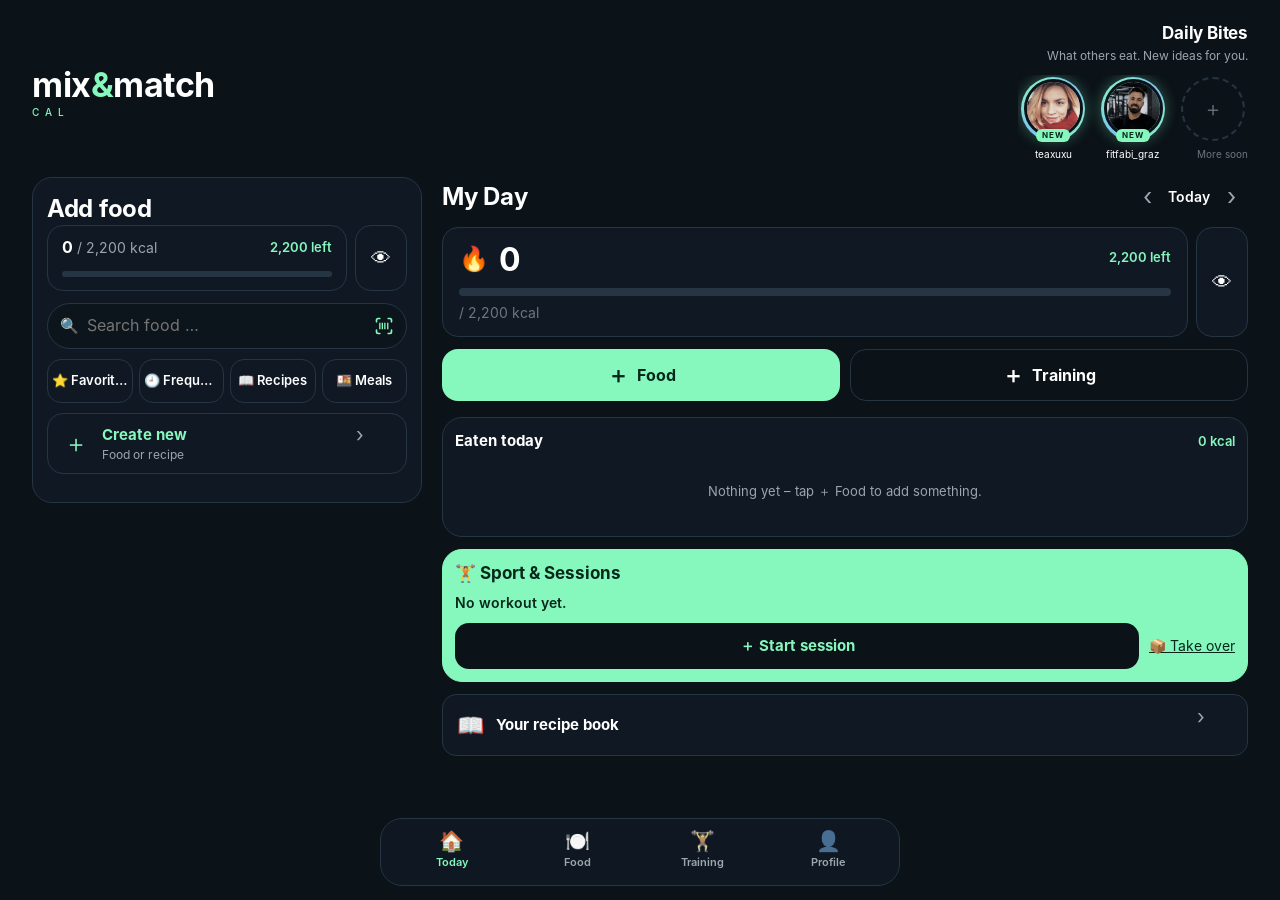
<file: index.html>
<!DOCTYPE html>
<html lang="en">

<!-- =====================================================
     Mix & Match Calories – Version 1.1 (EN/DE)
     Aufbau:  index.html       = das Haus (Struktur)
              css/style.css    = die Einrichtung (Aussehen)
              js/texte.js      = das zweisprachige Klingelschild (alle Texte EN + DE)
              js/startdaten.js = die Erstmieter (Start-Lebensmittel)
              js/speicher.js   = der Keller (localStorage)
              js/app.js        = die Hausmeister (alle Funktionen)
     Texte im HTML sind nur Platzhalter: data-t="..." sagt, welcher
     Text aus texte.js hier in der gewählten Sprache hinkommt.
     ===================================================== -->

<head>
    <meta charset="UTF-8">
    <meta name="viewport" content="width=device-width, initial-scale=1, maximum-scale=1, user-scalable=no, viewport-fit=cover">
    <meta name="theme-color" content="#0b1218">
    <meta name="apple-mobile-web-app-capable" content="yes">
    <meta name="apple-mobile-web-app-status-bar-style" content="black">
    <title>Mix & Match Cal</title>
    <meta name="apple-mobile-web-app-title" content="Mix & Match Cal">
    <meta name="application-name" content="Mix & Match Cal">
    <meta name="description" content="Mix your favorite foods into your perfect day – calories and protein are calculated automatically.">
    <link rel="manifest" href="manifest.webmanifest">
    <link rel="icon" type="image/png" href="bilder/icon/favicon.png">
    <link rel="apple-touch-icon" sizes="180x180" href="bilder/icon/apple-touch-icon.png?v=39">
    <link rel="apple-touch-icon" sizes="167x167" href="bilder/icon/apple-touch-icon-167.png?v=39">
    <link rel="apple-touch-icon" sizes="152x152" href="bilder/icon/apple-touch-icon-152.png?v=39">

    <link rel="stylesheet" href="css/style.css">
</head>

<body data-tab="plan">

    <!-- ===== Kopfbereich: Logo + Story-Kreise ("What I Eat in a Day") ===== -->
    <header class="kopf">
        <h1 class="logo">
            mix<span>&amp;</span>match
            <small>CAL</small>
        </h1>
        <section class="creators" aria-labelledby="creatorsTitel">
            <h2 id="creatorsTitel" class="creators-titel" data-t="creators">What I Eat in a Day</h2>
            <p class="creators-unter" data-t="creatorsUnter">Recipes and ideas from your favorite people on Instagram and YouTube</p>
            <div id="storyLeiste" class="story-leiste"></div>
        </section>
    </header>

    <main class="layout">

        <!-- ===== Bereich: Meine Lebensmittel ===== -->
        <section class="bereich bereich-foods">

            <h2 class="tag-titel" data-t="essenHinzu">Add food</h2>
            <div class="kcal-zeile" id="essenKcalZeile">
                <div class="kcal-mini" id="essenKcal"><span class="kcal-mini-text"><b id="essenKcalIst">0</b> / <span id="essenKcalZiel">2.200</span> kcal</span><span class="kcal-mini-frei" id="essenKcalFrei"></span><span class="kpi-spur"><i id="essenKcalSpur"></i></span></div>
                <button type="button" class="knopf-auge" data-anzeige data-t-aria="anzeigeTitel" aria-label="What do you want to see?">👁</button>
            </div>
            <!-- Eine Suche + Chips: Favoriten · Häufig · Rezepte -->
            <div class="tag-oben">
                <label class="suche tag-suche">
                    <span aria-hidden="true">🔍</span>
                    <input id="tagSuche" type="search" data-t-ph="tagSuchePh" placeholder="Add food …" autocomplete="off" enterkeyhint="search">
                    <button type="button" class="suche-scan" id="tagScan" data-t-aria="scanOeffnen" data-t-title="scanOeffnen" aria-label="Scan barcode" title="Scan barcode">
                        <svg viewBox="0 0 24 24" width="20" height="20" aria-hidden="true"><path d="M3 7V5a2 2 0 0 1 2-2h2M17 3h2a2 2 0 0 1 2 2v2M21 17v2a2 2 0 0 1-2 2h-2M7 21H5a2 2 0 0 1-2-2v-2" fill="none" stroke="currentColor" stroke-width="2" stroke-linecap="round"/><path d="M7 8v8M10 8v8M13 8v8M16.5 8v8" stroke="currentColor" stroke-width="1.6"/></svg>
                    </button>
                </label>
</div>
            <div class="essen-chips" role="group">
                <button type="button" class="essen-chip" id="iconFavoriten" aria-pressed="false"><span class="chip-emo" aria-hidden="true">⭐ </span><span data-t="filterFav">Favorites</span></button>
                <button type="button" class="essen-chip" id="iconZuletzt" aria-pressed="false"><span class="chip-emo" aria-hidden="true">🕘 </span><span data-t="haeufig">Frequent</span></button>
                <button type="button" class="essen-chip" id="iconRezepte" aria-pressed="false"><span class="chip-emo" aria-hidden="true">📖 </span><span data-t="filterRezepte">Recipes</span></button>
                <button type="button" class="essen-chip" id="iconMahlzeiten" aria-pressed="false"><span class="chip-emo" aria-hidden="true">🍱 </span><span data-t="mahlzeitenChip">Meals</span></button>
                        </div>
            <button type="button" class="neu-zeile" id="knopfNeuKlein"><span class="neu-plus" aria-hidden="true">＋</span><span class="sport-info"><strong data-t="neuAnlegen">Create new</strong><small data-t="neuAnlegenText">Food or recipe</small></span><span class="knopf-icon klein" aria-hidden="true">›</span></button>
            <div id="tagTreffer" class="tag-treffer liste kompakt" hidden></div>
            <div id="schnellPanel" class="schnell-panel" hidden></div>
            <label class="suche" hidden>
                <span aria-hidden="true">🔍</span>
                <input id="suche" type="search" data-t-ph="suche" placeholder="Search foods ..." autocomplete="off">
                <button type="button" class="suche-scan" id="knopfScan" data-t-aria="scanOeffnen" data-t-title="scanOeffnen" aria-label="Scan barcode" title="Scan barcode">
                    <svg viewBox="0 0 24 24" width="20" height="20" aria-hidden="true"><path d="M3 7V5a2 2 0 0 1 2-2h2M17 3h2a2 2 0 0 1 2 2v2M21 17v2a2 2 0 0 1-2 2h-2M7 21H5a2 2 0 0 1-2-2v-2" fill="none" stroke="currentColor" stroke-width="2" stroke-linecap="round"/><path d="M7 8v8M10 8v8M13 8v8M16.5 8v8" stroke="currentColor" stroke-width="1.6"/></svg>
                </button>
            </label>

            <div class="filter" role="group" hidden>
                <button type="button" class="chip aktiv" data-filter="alle" data-t="filterAlle">All</button>
                <button type="button" class="chip" data-filter="favoriten" data-t="filterFav">Favorites</button>
                <button type="button" class="chip" data-filter="zuletzt" data-t="filterZuletzt">Recent</button>
                <button type="button" class="chip" data-filter="eigene" data-t="filterEigene">My Foods</button>
                <button type="button" class="chip" data-filter="rezepte" data-t="filterRezepte">Recipes</button>
            </div>

            <h3 class="block-titel" id="listeTitel" hidden></h3>
            <div id="lebensmittelListe" class="liste"></div>
            <span id="essenTagAnker" hidden></span>
            <button type="button" class="knopf-link" id="knopfAlleLm" data-t="alleLm">Manage all foods ›</button>
        </section>

        <!-- ===== Bereich: Mein Tag ===== -->
        <section class="bereich bereich-plan">

            <!-- Titel + Datum -->
            <div class="tag-kopf">
                <h2 class="tag-titel" data-t="tabTag">My Day</h2>
                <div class="datum-leiste">
                    <button type="button" class="knopf-pfeil" id="tagZurueck" data-t-aria="tagZurueck" aria-label="Previous day">‹</button>
                    <button type="button" class="datum-text" id="datumText" data-t-title="zuHeute" title="Back to today">Today</button>
                    <button type="button" class="knopf-pfeil" id="tagVor" data-t-aria="tagVor" aria-label="Next day">›</button>
                </div>
            </div>

            <!-- Kennzahlen: Icon · Zahl · Balken · Ziel (ohne viel Text) -->
            <span id="kpiAnker" hidden></span>
            <div class="kpi-bereich" id="kpiBereich">
            <div class="kpis" role="group" data-t-aria="kennzahlen" aria-label="Today's totals">
                <div class="kpi" id="kpiKcal" style="--farbe: var(--farbe-kcal)">
                    <span class="kpi-zeile"><span class="kpi-icon" aria-hidden="true">🔥</span><strong id="kcalIst">0</strong></span>
                    <span class="kpi-spur"><i></i></span>
                    <small id="kcalZiel">/ 2,200 kcal</small>
                    <span class="kpi-frei" id="kcalFrei"></span>
                </div>
                <div class="kpi" id="kpiProtein" style="--farbe: var(--farbe-protein)">
                    <span class="kpi-zeile"><span class="kpi-icon" aria-hidden="true">💪</span><strong id="proteinIst">0</strong></span>
                    <span class="kpi-spur"><i></i></span>
                    <small id="proteinZiel">/ 160 g</small>
                </div>
                <div class="kpi" id="kpiFett" style="--farbe: var(--farbe-fett)">
                    <span class="kpi-zeile"><span class="kpi-icon" aria-hidden="true">🧈</span><strong id="fettIst">0</strong></span>
                    <span class="kpi-spur"><i></i></span>
                    <small id="fettZiel">/ 80 g</small>
                </div>
                <div class="kpi" id="kpiKh" style="--farbe: var(--farbe-kh)">
                    <span class="kpi-zeile"><span class="kpi-icon" aria-hidden="true">🍞</span><strong id="khIst">0</strong></span>
                    <span class="kpi-spur"><i></i></span>
                    <small id="khZiel">/ 250 g</small>
                </div>
            </div>
            <button type="button" class="knopf-auge" data-anzeige data-t-aria="anzeigeTitel" aria-label="What do you want to see?">👁</button>
            </div>
            <div class="plus-knoepfe">
                <button type="button" class="knopf-plus-essen" id="knopfPlusEssen"><span aria-hidden="true">＋</span> <span data-t="plusEssen">Food</span></button>
                <button type="button" class="knopf-plus-training" id="knopfSport"><span aria-hidden="true">＋</span> <span data-t="plusTraining">Training</span></button>
            </div>


            <div id="trainerVorschlaege" class="vorschlaege" hidden></div>
            <span id="mahlzeitenAnker" hidden></span>
            <div id="mahlzeiten" class="mahlzeiten"></div>
            <div id="sportTag" class="sport-tag"></div>
            <button type="button" class="profil-zeile rezeptbuch-zeile" id="knopfRezeptbuch">
                <span class="sport-icon" aria-hidden="true">📖</span>
                <span class="sport-info"><strong data-t="deinRezeptbuch">Your recipe book</strong></span>
                <span class="knopf-icon klein" aria-hidden="true">›</span>
            </button>
        </section>

        <!-- ===== Bereich: Training ===== -->
        <section class="bereich bereich-training">
            <h2 class="tag-titel" data-t="trainingHinzu">Add training</h2>
            <label class="suche">
                <span aria-hidden="true">🔍</span>
                <input id="trainingSuche" type="search" data-t-ph="sportSuchePh" placeholder="Search exercise …" autocomplete="off" enterkeyhint="search">
            </label>
            <div class="essen-chips" role="group">
                <button type="button" class="essen-chip" id="trainingChipFav" aria-pressed="false"><span class="chip-emo" aria-hidden="true">⭐ </span><span data-t="filterFav">Favorites</span></button>
                <button type="button" class="essen-chip" id="trainingChipHaeufig" aria-pressed="false"><span class="chip-emo" aria-hidden="true">🕘 </span><span data-t="haeufig">Frequent</span></button>
                <button type="button" class="essen-chip" id="trainingChipPakete" aria-pressed="false"><span class="chip-emo" aria-hidden="true">📦 </span><span data-t="pakete">Packages</span></button>
            </div>
            <button type="button" class="neu-zeile" id="trainingNeu"><span class="neu-plus" aria-hidden="true">＋</span><span class="sport-info"><strong data-t="neuAnlegen">Create new</strong><small data-t="neuUebungKurz">Your own exercise</small></span><span class="knopf-icon klein" aria-hidden="true">›</span></button>
            <div id="trainingAuswahl" class="liste kompakt training-auswahl"></div>
            <section class="mahlzeit training-tag">
                <div class="mahlzeit-kopf"><h3 id="trainingTagTitel">Trained today</h3><span class="mahlzeit-kcal" id="trainingTagAnzahl"></span></div>
                <div id="trainingTag" class="eintraege"></div>
                <div class="paket-speichern" id="paketSpeichernBox" hidden>
                    <input id="paketName" class="eingabe-name" type="text" maxlength="40" autocomplete="off" data-t-ph="paketNamePh" placeholder="Package name, e.g. Leg day">
                    <button type="button" class="knopf-zweit" id="paketSpeichern" data-t="paketSpeichern">💾 Save as package</button>
                </div>
            </section>
        </section>

        <!-- ===== Bereich: Profil ===== -->
        <section class="bereich bereich-profil">
            <h2 class="tag-titel" data-t="tabProfil">Profile</h2>
            <div class="profil-liste">
                <button type="button" class="profil-zeile" id="knopfKonto">
                    <span class="sport-icon" aria-hidden="true">👤</span>
                    <span class="sport-info"><strong data-t="kontoTitel">Account &amp; coach</strong><small id="profilKontoText"></small></span>
                    <span class="knopf-icon klein" aria-hidden="true">›</span>
                </button>
                <button type="button" class="profil-zeile" data-anzeige>
                    <span class="sport-icon" aria-hidden="true">👁</span>
                    <span class="sport-info"><strong data-t="anzeigeZeile">Display</strong><small data-t="anzeigeZeileText">Choose what you see on your day</small></span>
                    <span class="knopf-icon klein" aria-hidden="true">›</span>
                </button>
                <button type="button" class="profil-zeile" id="knopfEinstellungen">
                    <span class="sport-icon" aria-hidden="true">🎯</span>
                    <span class="sport-info"><strong data-t="zieleUndSicherung">Daily goals &amp; backup</strong><small id="profilZieleText"></small></span>
                    <span class="knopf-icon klein" aria-hidden="true">›</span>
                </button>
                <div class="profil-zeile">
                    <span class="sport-icon" aria-hidden="true">🌐</span>
                    <span class="sport-info"><strong data-t="sprache">Language</strong></span>
                    <div class="sprachwahl" role="group" data-t-aria="sprachwahl" aria-label="Language">
                        <button type="button" data-sprache="en" lang="en">EN</button>
                        <button type="button" data-sprache="de" lang="de">DE</button>
                    </div>
                </div>
                <button type="button" class="profil-zeile" id="knopfDatenLoeschen">
                    <span class="sport-icon" aria-hidden="true">🗑</span>
                    <span class="sport-info"><strong data-t="datenLoeschen">Delete data</strong><small data-t="datenLoeschenText">Your own foods, exercises – or everything</small></span>
                    <span class="knopf-icon klein" aria-hidden="true">›</span>
                </button>
                <button type="button" class="profil-zeile" id="profilAppZeile" hidden>
                    <span class="sport-icon" aria-hidden="true">📲</span>
                    <span class="sport-info"><strong data-t="appInstallieren">Save as app</strong><small data-t="appInstallierenText">Tap for the step-by-step guide</small></span>
                    <span class="knopf-icon klein" aria-hidden="true">›</span>
                </button>
            </div>
            <p class="beschreibung" data-t-html="beschreibung">
                Mix your favorite foods into your perfect day –
                <span>calories and protein</span> are calculated automatically.
            </p>
            <p class="hinweis-medizin" data-t="hinweisMedizin">Nutrition values are guide values. This app is not medical advice.</p>
            <nav class="rechtliches" aria-label="Legal">
                <a href="impressum.html" data-t="impressum">Imprint</a>
                <span aria-hidden="true">·</span>
                <a href="datenschutz.html" data-t="datenschutz">Privacy policy</a>
            </nav>
            <p class="app-version" id="appVersion"></p>
        </section>
    </main>

    <!-- ===== Leiste unten: Tag · Lebensmittel · ＋ · Training · Profil ===== -->
    <nav class="unten-nav" aria-label="Sections">
        <button type="button" class="tab" data-tab="plan"><span class="nav-icon" aria-hidden="true">🏠</span><span class="nav-text" data-t="tabHeute">Today</span></button>
        <button type="button" class="tab" data-tab="foods"><span class="nav-icon" aria-hidden="true">🍽️</span><span class="nav-text" data-t="tabEssen">Food</span></button>
        <button type="button" class="tab" data-tab="training"><span class="nav-icon" aria-hidden="true">🏋️</span><span class="nav-text" data-t="tabTraining">Training</span></button>
        <button type="button" class="tab" data-tab="profil"><span class="nav-icon" aria-hidden="true">👤</span><span class="nav-text" data-t="tabProfil">Profile</span><span class="nav-punkt" id="navKontoPunkt" hidden></span></button>
    </nav>

    <!-- ===== Fenster: Lebensmittel anlegen / bearbeiten ===== -->
    <dialog id="dialogFormular" class="fenster">
        <form id="formular" method="dialog" novalidate>
            <div class="fenster-kopf">
                <h2 id="formularTitel">Add Food</h2>
                <button type="button" class="knopf-icon" data-schliessen data-t-aria="schliessen" aria-label="Close">✕</button>
            </div>

            <div class="eingabe-karte">
                <label class="foto-feld" id="formFotoFeld" for="fotoInput">
                    <span id="fotoText" class="foto-text">
                        <span class="foto-icon" aria-hidden="true">📷</span>
                        <span data-t="fotoHoch">UPLOAD PHOTO</span>
                    </span>
                    <img id="fotoVorschau" alt="">
                </label>
                <input id="fotoInput" type="file" accept="image/*" hidden>

                <div class="eingabe-rechts">
                    <input id="eingabeName" class="eingabe-name" type="text" data-t-ph="name" placeholder="Food name" maxlength="60" autocomplete="off">

                    <div class="menge-steuerung">
                        <button type="button" class="rund minus" id="formMinus" data-t-aria="weniger" aria-label="Less">−</button>
                        <label class="menge-wert">
                            <input id="eingabeMenge" type="text" inputmode="decimal" value="100" data-t-aria="menge" aria-label="Amount in grams">
                            <span>g</span>
                        </label>
                        <button type="button" class="rund plus" id="formPlus" data-t-aria="mehr" aria-label="More">+</button>
                    </div>
                </div>
            </div>

            <div class="werte-zeile">
                <label class="wert-feld">
                    <span class="wert-icon" aria-hidden="true">🔥</span>
                    <input id="eingabeKcal" type="text" inputmode="decimal" placeholder="0">
                    <span class="einheit">kcal</span>
                </label>
                <label class="wert-feld">
                    <span class="wert-icon" aria-hidden="true">💪</span>
                    <input id="eingabeProtein" type="text" inputmode="decimal" placeholder="0">
                    <span class="einheit" data-t="gProtein">g protein</span>
                </label>
            </div>

            <div class="werte-zeile">
                    <label class="wert-feld">
                        <span class="wert-icon" aria-hidden="true">🌾</span>
                        <input id="eingabeKh" type="text" inputmode="decimal" placeholder="0">
                        <span class="einheit" data-t="gKh">g carbs</span>
                    </label>
                    <label class="wert-feld">
                        <span class="wert-icon" aria-hidden="true">💧</span>
                        <input id="eingabeFett" type="text" inputmode="decimal" placeholder="0">
                        <span class="einheit" data-t="gFett">g fat</span>
                    </label>
                </div>

            <p class="hinweis" data-t="hinweis">All values are optional.</p>
            <label class="schalter gemeinsam-schalter" id="formGemeinsamBox" hidden>
                <input type="checkbox" id="formGemeinsam"><span data-t="fuerAlle">🌍 Save for everyone in the app</span>
            </label>
            <p class="fehler" id="formularFehler" role="alert"></p>

            <div class="fenster-aktionen">
                <button type="button" class="knopf-text" id="fotoEntfernen" data-t="fotoWeg" hidden>Remove photo</button>
                <button type="submit" class="knopf-primaer breit" id="formularSpeichern">Save Food</button>
            </div>
        </form>
    </dialog>

    <!-- ===== Fenster: Was anlegen? Lebensmittel oder Rezept ===== -->
    <dialog id="dialogNeu" class="fenster">
        <div class="fenster-kopf">
            <h2 data-t="neuWas">What do you want to add?</h2>
            <button type="button" class="knopf-icon" data-schliessen data-t-aria="schliessen" aria-label="Close">✕</button>
        </div>
        <div class="neu-auswahl">
            <button type="button" class="neu-karte" id="neuLebensmittel">
                <span class="neu-icon" aria-hidden="true">🥑</span>
                <span><b data-t="neuLm">Food</b><small data-t="neuLmText">One product with its nutrition values</small></span>
            </button>
            <button type="button" class="neu-karte" id="neuRezept">
                <span class="neu-icon" aria-hidden="true">🍳</span>
                <span><b data-t="neuRezept">Recipe</b><small data-t="neuRezeptText">Combine ingredients</small></span>
            </button>
            <button type="button" class="neu-karte" id="neuScan">
                <span class="neu-icon" aria-hidden="true">📷</span>
                <span><b data-t="neuScan">Scan barcode</b><small data-t="neuScanText">Point the camera at the package</small></span>
            </button>
            <button type="button" class="neu-karte" id="neuUebung" hidden>
                <span class="neu-icon" aria-hidden="true">🏋️</span>
                <span><b data-t="neuUebung">Exercise</b><small data-t="neuUebungText">A single exercise – from suggestions or your own</small></span>
            </button>
            <button type="button" class="neu-karte" id="neuSession" hidden>
                <span class="neu-icon" aria-hidden="true">📦</span>
                <span><b data-t="neuSession">Whole session</b><small data-t="neuSessionText">HYROX, triathlon, gym, home – or one of yours</small></span>
            </button>
        </div>
    </dialog>


    <!-- ===== Fenster: Sport (Session des Tages) ===== -->
    <dialog id="dialogSport" class="fenster">
        <div class="fenster-kopf">
            <h2 id="sportTitel">Sport today</h2>
            <button type="button" class="knopf-icon" data-schliessen data-t-aria="schliessen" aria-label="Close">✕</button>
        </div>
        <label class="feld-titel" for="sessionName" data-t="sessionNameTitel">Session name (optional)</label>
        <input id="sessionName" class="eingabe-name session-name" type="text" maxlength="40" autocomplete="off"
               data-t-ph="sessionNamePh" data-t-aria="sessionNameAria" placeholder="Session name, e.g. HYROX unit" aria-label="Session name">
        <label class="suche sport-suche">
            <span aria-hidden="true">🔍</span>
            <input id="sportSuche" type="search" data-t-ph="sportSuchePh" placeholder="Search exercise …" autocomplete="off" enterkeyhint="search">
        </label>
        <div id="sportSuchTreffer" class="sport-liste" hidden></div>
        <div id="sportListe" class="sport-liste"></div>
        <div class="sport-knoepfe">
            <button type="button" class="knopf-primaer" id="sportNeu" data-t="uebungNeu">＋ New exercise</button>
            <button type="button" class="knopf-zweit" id="sportBloecke" data-t="uebungBestehend">📚 Choose exercise</button>
        </div>
        <button type="button" class="knopf-zweit breit" id="sportSessions" data-t="sessionUebernehmen">📦 Take over a whole session</button>
        <button type="button" class="knopf-zweit breit" id="sportSessionSpeichern" data-t="sessionSpeichern" hidden>💾 Save session for later</button>
        <h3 class="block-titel" id="sportMeineTitel" data-t="meineUebungenSchnell" hidden>My exercises – tap to add</h3>
        <div id="sportMeine" class="sport-liste"></div>
    </dialog>

    <!-- ===== Fenster: gespeicherte Übungen & Sessions ===== -->
    <dialog id="dialogBloecke" class="fenster">
        <div class="fenster-kopf">
            <h2 id="bloeckeTitel" data-t="bloeckeTitel">Saved exercises</h2>
            <button type="button" class="knopf-icon" data-schliessen data-t-aria="schliessen" aria-label="Close">✕</button>
        </div>
        <label class="suche">
            <span aria-hidden="true">🔍</span>
            <input id="blockSuche" type="search" data-t-ph="blockSuchePh" placeholder="Search …" autocomplete="off">
        </label>
        <div id="blockKategorien" class="kategorie-chips" role="group"></div>
        <h3 class="block-titel" id="blockGanzeTitel" data-t="ganzesTraining">Whole session</h3>
        <div id="blockGanze" class="sport-liste"></div>
        <h3 class="block-titel" id="blockEinzelnTitel" data-t="einzelneUebung">Single exercise</h3>
        <div id="blockEinzeln" class="sport-liste"></div>
    </dialog>

    <!-- ===== Fenster: eine Übung ===== -->
    <dialog id="dialogUebung" class="fenster">
        <div class="fenster-kopf">
            <h2 id="uebungTitel">Exercise</h2>
            <button type="button" class="knopf-icon" data-schliessen data-t-aria="schliessen" aria-label="Close">✕</button>
        </div>
        <input id="uebungName" class="eingabe-name" type="text" maxlength="60" autocomplete="off"
               data-t-ph="uebungNamePh" data-t-aria="uebungNameAria" placeholder="e.g. Squats, SkiErg, Running" aria-label="Exercise name">
        <div id="uebungVorschlaege" class="uebung-vorschlaege" hidden></div>

        <!-- Video: wie die Übung geht (Hochformat vom Handy) -->
        <div class="uebung-video">
            <div id="uebungVideoBox" class="video-hoch" hidden>
                <video id="uebungVideo" playsinline controls loop muted preload="metadata"></video>
            </div>
            <div class="video-knoepfe">
                <button type="button" class="knopf-zweit" id="uebungVideoKnopf">🎥 Add video</button>
                <button type="button" class="knopf-zweit" id="uebungVideoWeg" data-t="videoEntfernen" hidden>Remove video</button>
                <button type="button" class="knopf-zweit" id="uebungVideoAlle" hidden>🌍 Video for everyone</button>
            </div>
            <input id="uebungVideoInput" type="file" accept="video/*" hidden>
        </div>

        <!-- Was wird gemessen? Frei wählbar statt Kraft/Ausdauer/Schwimmen -->
        <p class="unterzeile" data-t="felderTitel">What do you want to log?</p>
        <div id="uebungFelder" class="felder-wahl" role="group" data-t-aria="felderTitel" aria-label="What do you want to log?"></div>

        <h3 class="block-titel" data-t="saetze">Sets</h3>
        <div id="uebungSaetze" class="saetze"></div>
        <div class="video-knoepfe">
            <button type="button" class="knopf-hinzu" id="uebungSatzPlus" data-t="satzPlus">＋ Set</button>
            <button type="button" class="knopf-zweit" id="uebungWiederholen" data-t="wiederholen" hidden>↻ Repeat all</button>
        </div>

        <textarea id="uebungNotiz" class="anleitung-feld" rows="2" maxlength="300" data-t-ph="notizPh" placeholder="Note (optional)"></textarea>
        <p id="uebungFehler" class="fehler" role="alert"></p>
        <button type="button" class="knopf-primaer breit" id="uebungSpeichern" data-t="speichern">Save</button>
        <button type="button" class="aktion gefahr" id="uebungLoeschen" hidden>🗑 Delete</button>
    </dialog>


    <!-- ===== Fenster: Konto & Trainer ===== -->
    <dialog id="dialogKonto" class="fenster">
        <div class="fenster-kopf">
            <h2 data-t="kontoTitel">Account &amp; coach</h2>
            <button type="button" class="knopf-icon" data-schliessen data-t-aria="schliessen" aria-label="Close">✕</button>
        </div>
        <div id="kontoInhalt" class="konto-inhalt"></div>
        <p id="kontoFehler" class="fehler" role="alert"></p>
    </dialog>

    <!-- ===== Fenster: Einträge als Mahlzeit speichern ===== -->
    <dialog id="dialogMahlzeit" class="fenster">
        <div class="fenster-kopf">
            <h2 data-t="mahlzeitTitel">Save as meal</h2>
            <button type="button" class="knopf-icon" data-schliessen data-t-aria="schliessen" aria-label="Close">✕</button>
        </div>
        <label class="feld-titel" for="mahlzeitName" data-t="mahlzeitName">Name of the meal</label>
        <input id="mahlzeitName" class="eingabe-name" type="text" maxlength="40" autocomplete="off" data-t-ph="mahlzeitNamePh" placeholder="e.g. My breakfast">
        <p class="leer klein" data-t="mahlzeitWaehlen">Which foods belong to it?</p>
        <div id="mahlzeitAuswahl" class="anzeige-liste"></div>
        <p class="fehler" id="mahlzeitFehler" hidden></p>
        <button type="button" class="knopf-primaer breit" id="mahlzeitSpeichern" data-t="mahlzeitSpeichern">💾 Save meal</button>
    </dialog>

    <!-- ===== Fenster: Menge wählen, bevor eingetragen wird ===== -->
    <dialog id="dialogMenge" class="fenster">
        <div class="fenster-kopf">
            <h2 data-t="mengeTitel">How much?</h2>
            <button type="button" class="knopf-icon" data-schliessen data-t-aria="schliessen" aria-label="Close">✕</button>
        </div>
        <div class="menge-lm" id="mengeLm"></div>
        <div class="menge-eingabe">
            <button type="button" class="menge-knopf" id="mengeMinus" data-t-aria="weniger" aria-label="Less">−</button>
            <input id="mengeWert" type="text" inputmode="decimal" enterkeyhint="done" autocomplete="off" aria-label="Amount">
            <button type="button" class="menge-knopf" id="mengePlus" data-t-aria="mehr" aria-label="More">＋</button>
        </div>
        <div class="einheit-wahl menge-einheit" id="mengeEinheit" role="group"></div>
        <div class="menge-schnell" id="mengeSchnell"></div>
        <div class="menge-vorschau" id="mengeVorschau"></div>
        <button type="button" class="knopf-primaer breit" id="mengeEintragen" data-t="mengeEintragen">✓ Add</button>
    </dialog>

    <!-- ===== Fenster: Daten löschen (immer mit zweitem Tipp) ===== -->
    <dialog id="dialogLoeschen" class="fenster">
        <div class="fenster-kopf">
            <h2 data-t="datenLoeschen">Delete data</h2>
            <button type="button" class="knopf-icon" data-schliessen data-t-aria="schliessen" aria-label="Close">✕</button>
        </div>
        <p class="leer klein" data-t="loeschenHinweis">Tap once, then tap again to confirm. Deleted data cannot be restored (if you are signed in, also online).</p>
        <div class="loeschen-liste">
            <button type="button" class="knopf-zweit breit" id="loeschenEigeneLm" data-t="loeschenEigeneLm">🗑 Delete my own foods &amp; recipes</button>
            <button type="button" class="knopf-zweit breit" id="loeschenEigeneUebungen" data-t="loeschenEigeneUebungen">🗑 Delete my exercises &amp; packages</button>
            <button type="button" class="knopf-zweit breit gefahr" id="loeschenAlles" data-t="loeschenAlles">🗑 Delete everything (fresh start)</button>
        </div>
    </dialog>

    <!-- ===== Fenster: Anzeige – was soll man sehen? (👁) ===== -->
    <dialog id="dialogAnzeige" class="fenster">
        <div class="fenster-kopf">
            <h2 data-t="anzeigeTitel">What do you want to see?</h2>
            <button type="button" class="knopf-icon" data-schliessen data-t-aria="schliessen" aria-label="Close">✕</button>
        </div>
        <h3 class="block-titel" data-t="anzeigeWerte">Values</h3>
        <div class="anzeige-liste">
            <label class="anzeige-punkt"><input type="checkbox" data-anzeige-wert="kcal"> 🔥 <span data-t="kcalName">Calories</span></label>
            <label class="anzeige-punkt"><input type="checkbox" data-anzeige-wert="protein"> 💪 <span data-t="protein">Protein</span></label>
            <label class="anzeige-punkt"><input type="checkbox" data-anzeige-wert="fett"> 🧈 <span data-t="fett">Fat</span></label>
            <label class="anzeige-punkt"><input type="checkbox" data-anzeige-wert="kh"> 🍞 <span data-t="kh">Carbs</span></label>
        </div>
        <h3 class="block-titel" data-t="anzeigeBereiche">Sections</h3>
        <div class="anzeige-liste">
            <label class="anzeige-punkt"><input type="checkbox" data-anzeige-wert="essen"> 🍽️ <span data-t="anzeigeEssen">Food</span></label>
            <label class="anzeige-punkt"><input type="checkbox" data-anzeige-wert="sport"> 🏋️ <span data-t="anzeigeSport">Training</span></label>
        </div>
        <p class="leer klein" data-t="anzeigeHinweis">Also in your profile under “Display”.</p>
    </dialog>

    <!-- ===== Fenster: Als App speichern (Anleitung) ===== -->
    <dialog id="dialogApp" class="fenster">
        <div class="fenster-kopf">
            <h2 data-t="appInstallieren">Save as app</h2>
            <button type="button" class="knopf-icon" data-schliessen data-t-aria="schliessen" aria-label="Close">✕</button>
        </div>
        <p class="app-warum" data-t="appWarum">Then Mix &amp; Match Cal sits on your home screen like a normal app – full screen, one tap away.</p>
        <button type="button" class="knopf-primaer breit" id="appInstallierenJetzt" data-t="appJetzt" hidden>Install now</button>
        <h3 class="app-system" data-t="appIosTitel">iPhone / iPad</h3>
        <ol class="app-schritte">
            <li data-t-html="appIos1">If you see a ✕ at the top (link opened from another app): tap ☰ / … → <b>“Open in Safari”</b>.</li>
            <li data-t-html="appIos2">In Safari tap the <b>Share</b> button (square with arrow ↑) at the bottom.</li>
            <li data-t-html="appIos3">Scroll down and tap <b>“Add to Home Screen”</b>.</li>
            <li data-t-html="appIos4">Tap <b>“Add”</b> at the top right – done! Open the app from the new icon from now on.</li>
        </ol>
        <h3 class="app-system" data-t="appAndroidTitel">Android</h3>
        <ol class="app-schritte">
            <li data-t-html="appAndroid1">Open the page in <b>Chrome</b> and tap the menu <b>⋮</b> at the top right.</li>
            <li data-t-html="appAndroid2">Tap <b>“Install app”</b> or <b>“Add to Home screen”</b> and confirm.</li>
        </ol>
    </dialog>

    <!-- ===== Fenster: Trainer sieht den Tag einer Sportlerin ===== -->
    <dialog id="dialogTrainer" class="fenster">
        <div class="fenster-kopf">
            <h2 id="trainerTitel">Athlete</h2>
            <button type="button" class="knopf-icon" data-schliessen data-t-aria="schliessen" aria-label="Close">✕</button>
        </div>
        <div class="datum-leiste">
            <button type="button" class="knopf-pfeil" id="trainerZurueck" data-t-aria="tagZurueck" aria-label="Previous day">‹</button>
            <span class="datum-text" id="trainerDatum">Today</span>
            <button type="button" class="knopf-pfeil" id="trainerVor" data-t-aria="tagVor" aria-label="Next day">›</button>
        </div>
        <div id="trainerInhalt"></div>
        <!-- Übungen für die Sportlerin eintragen – genau wie auf der Training-Seite -->
        <div id="trainerSportBox">
            <p class="unterzeile" data-t="trainerUebungFuer">Add exercises for this day:</p>
            <label class="suche">
                <span aria-hidden="true">🔍</span>
                <input id="trainerSportSuche" type="search" data-t-ph="sportSuchePh" placeholder="Search exercise …" autocomplete="off" enterkeyhint="search">
            </label>
            <div class="essen-chips" role="group">
                <button type="button" class="essen-chip" id="trainerChipFav" aria-pressed="false"><span class="chip-emo" aria-hidden="true">⭐ </span><span data-t="filterFav">Favorites</span></button>
                <button type="button" class="essen-chip" id="trainerChipHaeufig" aria-pressed="false"><span class="chip-emo" aria-hidden="true">🕘 </span><span data-t="haeufig">Frequent</span></button>
                <button type="button" class="essen-chip" id="trainerChipPakete" aria-pressed="false"><span class="chip-emo" aria-hidden="true">📦 </span><span data-t="pakete">Packages</span></button>
            </div>
            <button type="button" class="neu-zeile" id="trainerUebungNeu"><span class="neu-plus" aria-hidden="true">＋</span><span class="sport-info"><strong data-t="neuAnlegen">Create new</strong><small data-t="trainerNeuKurz">New exercise, also with video</small></span><span class="knopf-icon klein" aria-hidden="true">›</span></button>
            <div id="trainerSportAuswahl" class="liste training-auswahl" hidden></div>
        </div>
        <div id="trainerEssenInhalt"></div>
        <div id="trainerEssenBox" hidden>
            <p class="unterzeile" data-t="essenVorschlagen">Suggest food (counts only after confirmation):</p>
            <label class="suche">
                <span aria-hidden="true">🔍</span>
                <input id="trainerEssenSuche" type="search" data-t-ph="suche" placeholder="Search foods ..." autocomplete="off">
            </label>
            <div id="trainerEssenTreffer" class="sport-liste"></div>
        </div>
    </dialog>

    <!-- ===== Fenster: Barcode-Scanner ===== -->
    <dialog id="dialogScan" class="fenster">
        <div class="fenster-kopf">
            <h2 data-t="scanTitel">Scan barcode</h2>
            <button type="button" class="knopf-icon" data-schliessen data-t-aria="schliessen" aria-label="Close">✕</button>
        </div>
        <div id="scanKamera" class="scan-kamera">
            <video id="scanVideo" playsinline muted></video>
            <div class="scan-rahmen" aria-hidden="true"></div>
        </div>
        <p id="scanStatus" class="scan-status" role="status" aria-live="polite"></p>
        <div id="scanErgebnis" class="scan-ergebnis"></div>
        <label class="scan-feld">
            <span data-t="scanEintippen">Or type the numbers under the barcode</span>
            <span class="scan-zeile">
                <input id="scanEingabe" class="eingabe-name" type="text" inputmode="numeric" autocomplete="off" maxlength="14" placeholder="9001234567890">
                <button type="button" class="knopf-primaer" id="scanSuchen" data-t="scanSuchen">Search</button>
            </span>
        </label>
        <p id="scanFehler" class="fehler" role="alert"></p>
        <button type="button" class="knopf-zweit" id="scanNochmal" data-t="scanNochmal">Scan again</button>
    </dialog>

    <!-- ===== Fenster: Rezept anlegen / bearbeiten ===== -->
    <dialog id="dialogRezept" class="fenster">
        <form id="formRezept" method="dialog" novalidate>
            <div class="fenster-kopf">
                <h2 id="rezeptTitel">New Recipe</h2>
                <button type="button" class="knopf-icon" data-schliessen data-t-aria="schliessen" aria-label="Close">✕</button>
            </div>

            <div class="eingabe-karte">
                <label class="foto-feld" id="rezeptFotoFeld" for="rezeptFotoInput">
                    <span class="foto-text">
                        <span class="foto-icon" aria-hidden="true">📷</span>
                        <span data-t="fotoHoch">UPLOAD PHOTO</span>
                    </span>
                    <img id="rezeptFotoVorschau" class="foto-vorschau" alt="">
                </label>
                <input id="rezeptFotoInput" type="file" accept="image/*" hidden>
                <div class="eingabe-rechts">
                    <input id="rezeptName" class="eingabe-name" type="text" data-t-ph="rezeptName" placeholder="Recipe name" maxlength="60" autocomplete="off">
                </div>
            </div>

            <h3 class="zwischentitel" data-t="zutaten">Ingredients</h3>
            <div id="rezeptZutaten" class="eintraege"></div>
            <button type="button" class="knopf-hinzu" id="rezeptZutatHinzu" data-t="zutatHinzu">＋ Add ingredient</button>

            <div class="rezept-summe" id="rezeptSumme"></div>

            <div class="werte-zeile">
                <label class="wert-feld">
                    <span class="wert-icon" aria-hidden="true">⚖️</span>
                    <input id="rezeptGewicht" type="text" inputmode="decimal">
                    <span class="einheit" data-t="gewichtFertig">g finished</span>
                </label>
                <label class="wert-feld">
                    <span class="wert-icon" aria-hidden="true">🍽️</span>
                    <input id="rezeptPortionen" type="text" inputmode="numeric" placeholder="1">
                    <span class="einheit" data-t="portionen">portions</span>
                </label>
            </div>
            <p class="hinweis" data-t="rezeptHinweis">Baking and cooking evaporate water.</p>

            <h3 class="zwischentitel" data-t="anleitung">Instructions</h3>
            <textarea id="rezeptAnleitung" class="anleitung-feld" rows="7" data-t-ph="anleitungPlatzhalter"></textarea>
            <label class="schalter gemeinsam-schalter" id="rezeptGemeinsamBox" hidden>
                <input type="checkbox" id="rezeptGemeinsam"><span data-t="fuerAlle">🌍 Save for everyone in the app</span>
            </label>
            <p class="fehler" id="rezeptFehler" role="alert"></p>

            <div class="fenster-aktionen">
                <button type="submit" class="knopf-primaer breit" data-t="rezeptSpeichern">Save Recipe</button>
            </div>
        </form>
    </dialog>

    <!-- ===== Fenster: Rezept ansehen (Kochbuch) ===== -->
    <dialog id="dialogAnsicht" class="fenster ansicht">
        <div class="fenster-kopf">
            <h2 id="ansichtTitel">Recipe</h2>
            <button type="button" class="knopf-icon" data-schliessen data-t-aria="schliessen" aria-label="Close">✕</button>
        </div>
        <div class="ansicht-kopf">
            <div id="ansichtBild"></div>
            <div>
                <p class="ansicht-portion" id="ansichtPortion"></p>
                <div class="ansicht-werte" id="ansichtWerte"></div>
                <p class="ansicht-100" id="ansicht100"></p>
            </div>
        </div>

        <button type="button" id="ansichtCreator" class="creator-link" hidden></button>

        <h3 class="zwischentitel" data-t="zutaten">Ingredients</h3>
        <ul class="ansicht-zutaten" id="ansichtZutaten"></ul>

        <h3 class="zwischentitel" data-t="anleitung">Instructions</h3>
        <p class="ansicht-anleitung" id="ansichtAnleitung"></p>

        <p class="unterzeile" id="ansichtPlanText">Add to today's plan:</p>
        <div class="mahlzeit-knoepfe" id="ansichtMahlzeiten"></div>
        <div class="aktionen-liste">
            <button type="button" class="aktion" id="ansichtBearbeiten" data-t="bearbeiten">✎ Edit</button>
            <button type="button" class="aktion" id="ansichtMehr" data-t="weitereOptionen">⋯ More options</button>
        </div>
    </dialog>

    <!-- ===== Fenster: Creator-Profil ===== -->
    <dialog id="dialogCreator" class="fenster">
        <div class="fenster-kopf">
            <h2 id="creatorName">Creator</h2>
            <button type="button" class="knopf-icon" data-schliessen data-t-aria="schliessen" aria-label="Close">✕</button>
        </div>
        <div class="creator-kopf">
            <div id="creatorFoto" class="creator-foto" role="img"></div>
            <div class="creator-info">
                <p id="creatorTitel" class="creator-titel"></p>
                <a id="creatorInstagram" class="creator-insta" target="_blank" rel="noopener noreferrer">
                    <span aria-hidden="true">📸</span> <span id="creatorHandle"></span>
                </a>
            </div>
        </div>
        <ul id="creatorBio" class="creator-bio"></ul>
        <div id="creatorCodesBox">
            <h3 class="zwischentitel" data-t="codes">Discount codes</h3>
            <div id="creatorCodes" class="creator-codes"></div>
        </div>
        <h3 class="zwischentitel" id="creatorRezepteTitel">Meals</h3>
        <div id="creatorRezepte" class="liste"></div>
    </dialog>

    <!-- ===== Fenster: Lebensmittel für eine Mahlzeit auswählen ===== -->
    <dialog id="dialogAuswahl" class="fenster">
        <div class="fenster-kopf">
            <h2 id="auswahlTitel">Add to Breakfast</h2>
            <button type="button" class="knopf-icon" data-schliessen data-t-aria="schliessen" aria-label="Close">✕</button>
        </div>
        <label class="suche">
            <span aria-hidden="true">🔍</span>
            <input id="auswahlSuche" type="search" data-t-ph="suche" placeholder="Search foods ..." autocomplete="off">
            <button type="button" class="suche-scan" id="auswahlScan" data-t-aria="scanOeffnen" data-t-title="scanOeffnen" aria-label="Scan barcode" title="Scan barcode">
                <svg viewBox="0 0 24 24" width="20" height="20" aria-hidden="true"><path d="M3 7V5a2 2 0 0 1 2-2h2M17 3h2a2 2 0 0 1 2 2v2M21 17v2a2 2 0 0 1-2 2h-2M7 21H5a2 2 0 0 1-2-2v-2" fill="none" stroke="currentColor" stroke-width="2" stroke-linecap="round"/><path d="M7 8v8M10 8v8M13 8v8M16.5 8v8" stroke="currentColor" stroke-width="1.6"/></svg>
            </button>
        </label>
        <div id="auswahlListe" class="liste kompakt"></div>
    </dialog>

    <!-- ===== Fenster: Aktionen für ein Lebensmittel ===== -->
    <dialog id="dialogAktionen" class="fenster">
        <div class="fenster-kopf">
            <h2 id="aktionenTitel">Food</h2>
            <button type="button" class="knopf-icon" data-schliessen data-t-aria="schliessen" aria-label="Close">✕</button>
        </div>
        <p class="unterzeile" id="aktionenPlanText">Add to today's plan:</p>
        <div class="mahlzeit-knoepfe" id="aktionenMahlzeiten"></div>
        <div class="aktionen-liste">
            <button type="button" class="aktion" id="aktionFavorit">☆ Add to favorites</button>
            <button type="button" class="aktion" id="aktionBearbeiten" data-t="bearbeiten">✎ Edit</button>
            <button type="button" class="aktion gefahr" id="aktionLoeschen">🗑 Delete</button>
        </div>
    </dialog>

    <!-- ===== Fenster: Einstellungen ===== -->
    <dialog id="dialogEinstellungen" class="fenster">
        <form id="formEinstellungen" method="dialog" novalidate>
            <div class="fenster-kopf">
                <h2 data-t="ziele">Daily Goals</h2>
                <button type="button" class="knopf-icon" data-schliessen data-t-aria="schliessen" aria-label="Close">✕</button>
            </div>
            <div class="ziele">
                <label><span>🔥 <span data-t="kalorien">Calories</span></span> <span class="ziel-wert"><input id="zielKcal" type="text" inputmode="numeric"> kcal</span></label>
                <label><span>💪 <span data-t="protein">Protein</span></span> <span class="ziel-wert"><input id="zielProtein" type="text" inputmode="numeric"> g</span></label>
                <label><span>🌾 <span data-t="kh">Carbs</span></span> <span class="ziel-wert"><input id="zielKh" type="text" inputmode="numeric"> g</span></label>
                <label><span>💧 <span data-t="fett">Fat</span></span> <span class="ziel-wert"><input id="zielFett" type="text" inputmode="numeric"> g</span></label>
            </div>
            <button type="submit" class="knopf-primaer breit" data-t="zieleSpeichern">Save Goals</button>

            <h3 class="zwischentitel" data-t="sicherung">Backup</h3>
            <p class="unterzeile" data-t="sicherungText">Your foods are saved only in this browser. Download a backup to keep them safe or move them to another device.</p>
            <div class="fenster-aktionen zwei">
                <button type="button" class="knopf-zweit" id="knopfExport" data-t="export">⬇ Download backup</button>
                <button type="button" class="knopf-zweit" id="knopfImport" data-t="import">⬆ Restore backup</button>
            </div>
            <input id="importInput" type="file" accept="application/json,.json" hidden>

            <p class="quellen" data-t="quellen">Nutrition data: USDA FoodData Central and Open Food Facts (openfoodfacts.org, ODbL).</p>
        </form>
    </dialog>

    <!-- ===== Kurze Meldungen unten ===== -->
    <div id="meldung" class="meldung" role="status" aria-live="polite"></div>

    <script src="js/texte.js"></script>
    <script src="js/startdaten.js"></script>
    <script src="js/gemeinsam.js"></script>
    <script src="js/influencer.js"></script>
    <script src="js/speicher.js"></script>
    <script src="js/online.js"></script>
    <script src="js/scanner.js"></script>
    <script src="js/uebungen.js"></script>
    <script src="js/sport.js"></script>
    <script src="js/wolke-konfig.js"></script>
    <script src="js/wolke.js"></script>
    <script src="js/konto.js"></script>
    <script src="js/app.js"></script>
</body>

</html>
</file>
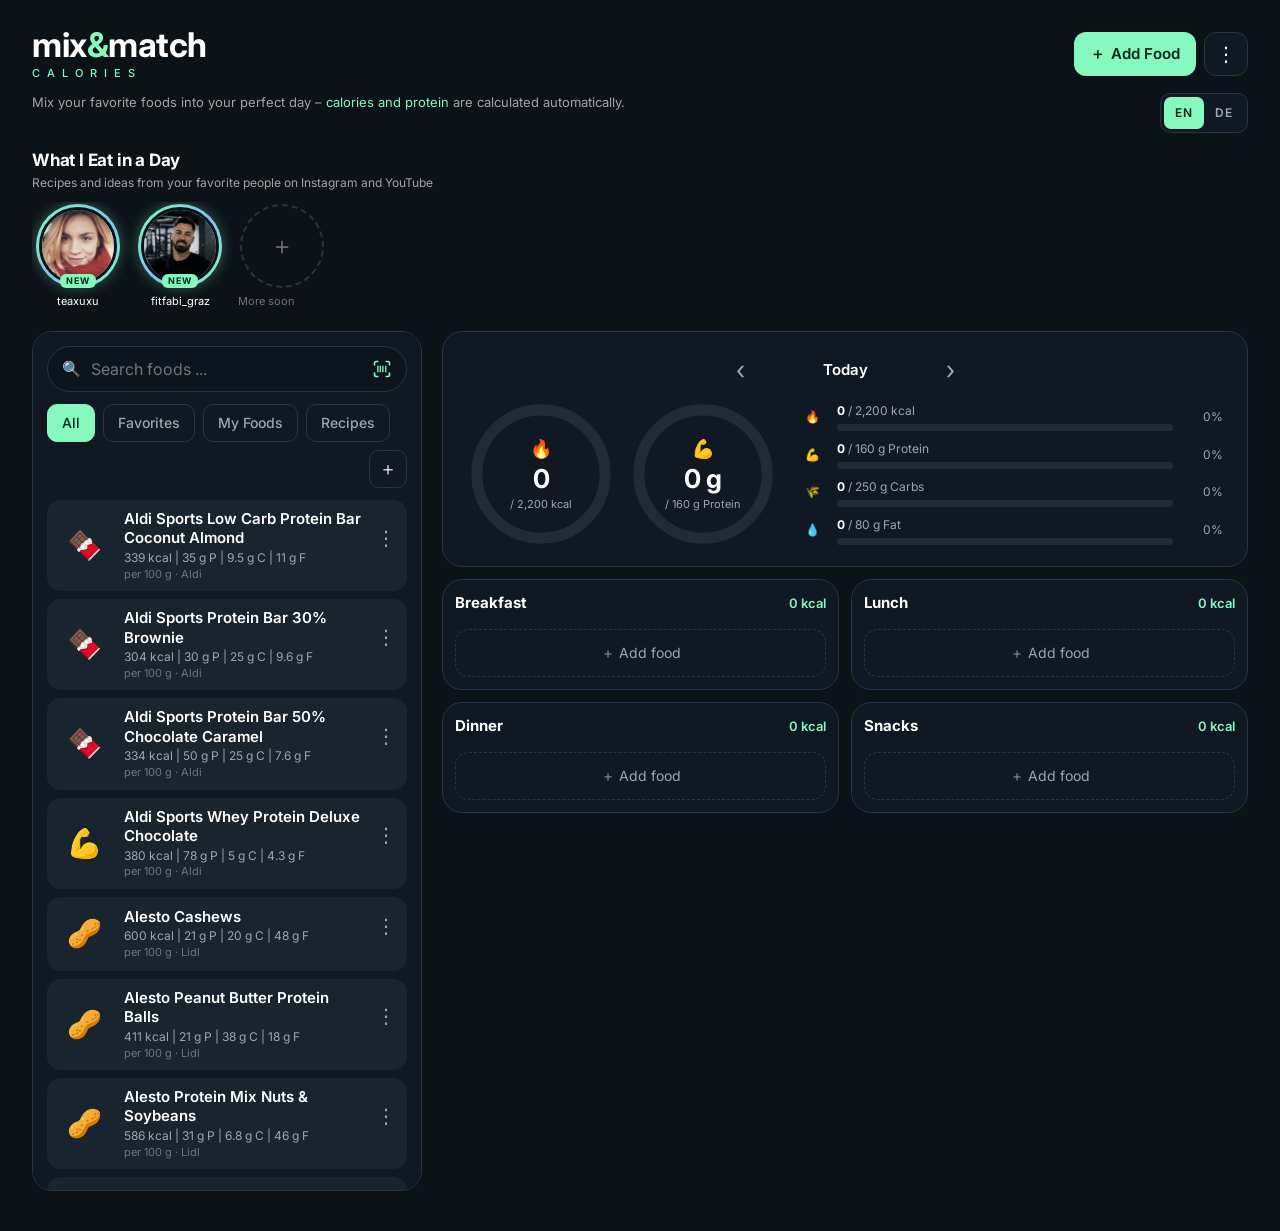
<file: mix-and-match-web/index.html>
<!DOCTYPE html>
<html lang="en">

<!-- =====================================================
     Mix & Match Calories – Version 1.1 (EN/DE)
     Aufbau:  index.html       = das Haus (Struktur)
              css/style.css    = die Einrichtung (Aussehen)
              js/texte.js      = das zweisprachige Klingelschild (alle Texte EN + DE)
              js/startdaten.js = die Erstmieter (Start-Lebensmittel)
              js/speicher.js   = der Keller (localStorage)
              js/app.js        = die Hausmeister (alle Funktionen)
     Texte im HTML sind nur Platzhalter: data-t="..." sagt, welcher
     Text aus texte.js hier in der gewählten Sprache hinkommt.
     ===================================================== -->

<head>
    <meta charset="UTF-8">
    <meta name="viewport" content="width=device-width, initial-scale=1, viewport-fit=cover">
    <meta name="theme-color" content="#0b1218">
    <meta name="apple-mobile-web-app-capable" content="yes">
    <meta name="apple-mobile-web-app-status-bar-style" content="black-translucent">
    <title>Mix & Match Calories</title>
    <meta name="description" content="Mix your favorite foods into your perfect day – calories and protein are calculated automatically.">
    <link rel="manifest" href="manifest.webmanifest">
    <link rel="icon" type="image/png" href="bilder/icon/favicon.png">
    <link rel="apple-touch-icon" href="bilder/icon/apple-touch-icon.png">

    <link rel="preconnect" href="https://fonts.googleapis.com">
    <link rel="preconnect" href="https://fonts.gstatic.com" crossorigin>
    <link href="https://fonts.googleapis.com/css2?family=Inter:wght@400;500;600;700&display=swap" rel="stylesheet">
    <link rel="stylesheet" href="css/style.css">
</head>

<body data-tab="plan">

    <!-- ===== Kopfbereich: Logo + Buttons ===== -->
    <header class="kopf">
        <h1 class="logo">
            mix<span>&amp;</span>match
            <small>CALORIES</small>
        </h1>

        <div class="kopf-aktionen">
            <button type="button" class="knopf-primaer" id="knopfNeu">
                <span aria-hidden="true">＋</span> <span data-t="neu">Add Food</span>
            </button>
            <button type="button" class="knopf-icon" id="knopfEinstellungen" data-t-aria="einstellungen" aria-label="Settings">⋮</button>
        </div>
    </header>

    <!-- ===== Beschreibung + Sprachwahl ===== -->
    <div class="intro">
        <p class="beschreibung" data-t-html="beschreibung">
            Mix your favorite foods into your perfect day –
            <span>calories and protein</span> are calculated automatically.
        </p>
        <div class="sprachwahl" role="group" data-t-aria="sprachwahl" aria-label="Language">
            <button type="button" data-sprache="en" lang="en">EN</button>
            <button type="button" data-sprache="de" lang="de">DE</button>
        </div>
    </div>

    <!-- ===== What I Eat in a Day: Story-Kreise der Menschen, die inspirieren ===== -->
    <section class="creators" aria-labelledby="creatorsTitel">
        <h2 id="creatorsTitel" class="creators-titel" data-t="creators">What I Eat in a Day</h2>
        <p class="creators-unter" data-t="creatorsUnter">Recipes and ideas from your favorite people on Instagram and YouTube</p>
        <div id="storyLeiste" class="story-leiste"></div>
    </section>

    <!-- ===== Umschalter fürs Handy: Tag oder Lebensmittel ===== -->
    <nav class="tabs" aria-label="Sections">
        <button type="button" class="tab" data-tab="plan" data-t="tabTag">My Day</button>
        <button type="button" class="tab" data-tab="foods" data-t="tabFoods">Foods</button>
    </nav>

    <main class="layout">

        <!-- ===== Bereich: Meine Lebensmittel ===== -->
        <section class="bereich bereich-foods">

            <label class="suche">
                <span aria-hidden="true">🔍</span>
                <input id="suche" type="search" data-t-ph="suche" placeholder="Search foods ..." autocomplete="off">
                <button type="button" class="suche-scan" id="knopfScan" data-t-aria="scanOeffnen" data-t-title="scanOeffnen" aria-label="Scan barcode" title="Scan barcode">
                    <svg viewBox="0 0 24 24" width="20" height="20" aria-hidden="true"><path d="M3 7V5a2 2 0 0 1 2-2h2M17 3h2a2 2 0 0 1 2 2v2M21 17v2a2 2 0 0 1-2 2h-2M7 21H5a2 2 0 0 1-2-2v-2" fill="none" stroke="currentColor" stroke-width="2" stroke-linecap="round"/><path d="M7 8v8M10 8v8M13 8v8M16.5 8v8" stroke="currentColor" stroke-width="1.6"/></svg>
                </button>
            </label>

            <div class="filter" role="group">
                <button type="button" class="chip aktiv" data-filter="alle" data-t="filterAlle">All</button>
                <button type="button" class="chip" data-filter="favoriten" data-t="filterFav">Favorites</button>
                <button type="button" class="chip" data-filter="eigene" data-t="filterEigene">My Foods</button>
                <button type="button" class="chip" data-filter="rezepte" data-t="filterRezepte">Recipes</button>
                <button type="button" class="chip chip-plus" id="knopfNeuKlein" data-t-aria="lmHinzu" aria-label="Add food">＋</button>
            </div>

            <div id="lebensmittelListe" class="liste"></div>
        </section>

        <!-- ===== Bereich: Mein Tag ===== -->
        <section class="bereich bereich-plan">

            <div class="zusammenfassung">
                <div class="datum-leiste">
                    <button type="button" class="knopf-pfeil" id="tagZurueck" data-t-aria="tagZurueck" aria-label="Previous day">‹</button>
                    <button type="button" class="datum-text" id="datumText" data-t-title="zuHeute" title="Back to today">Today</button>
                    <button type="button" class="knopf-pfeil" id="tagVor" data-t-aria="tagVor" aria-label="Next day">›</button>
                </div>

                <div class="ringe">
                    <div class="ring" id="ringKcal">
                        <svg viewBox="0 0 120 120" aria-hidden="true">
                            <circle class="ring-hinten" cx="60" cy="60" r="52"></circle>
                            <circle class="ring-wert" cx="60" cy="60" r="52"></circle>
                        </svg>
                        <div class="ring-text">
                            <span class="ring-icon">🔥</span>
                            <strong id="kcalIst">0</strong>
                            <small id="kcalZiel">/ 2,200 kcal</small>
                        </div>
                    </div>

                    <div class="ring" id="ringProtein">
                        <svg viewBox="0 0 120 120" aria-hidden="true">
                            <circle class="ring-hinten" cx="60" cy="60" r="52"></circle>
                            <circle class="ring-wert" cx="60" cy="60" r="52"></circle>
                        </svg>
                        <div class="ring-text">
                            <span class="ring-icon">💪</span>
                            <strong id="proteinIst">0 g</strong>
                            <small id="proteinZiel">/ 160 g Protein</small>
                        </div>
                    </div>
                </div>

                <div class="balken" id="balken"></div>
            </div>

            <div id="mahlzeiten" class="mahlzeiten"></div>
        </section>
    </main>

    <!-- ===== Fenster: Lebensmittel anlegen / bearbeiten ===== -->
    <dialog id="dialogFormular" class="fenster">
        <form id="formular" method="dialog" novalidate>
            <div class="fenster-kopf">
                <h2 id="formularTitel">Add Food</h2>
                <button type="button" class="knopf-icon" data-schliessen data-t-aria="schliessen" aria-label="Close">✕</button>
            </div>

            <div class="eingabe-karte">
                <label class="foto-feld" id="formFotoFeld" for="fotoInput">
                    <span id="fotoText" class="foto-text">
                        <span class="foto-icon" aria-hidden="true">📷</span>
                        <span data-t="fotoHoch">UPLOAD PHOTO</span>
                    </span>
                    <img id="fotoVorschau" alt="">
                </label>
                <input id="fotoInput" type="file" accept="image/*" hidden>

                <div class="eingabe-rechts">
                    <input id="eingabeName" class="eingabe-name" type="text" data-t-ph="name" placeholder="Food name" maxlength="60" autocomplete="off">

                    <div class="menge-steuerung">
                        <button type="button" class="rund minus" id="formMinus" data-t-aria="weniger" aria-label="Less">−</button>
                        <label class="menge-wert">
                            <input id="eingabeMenge" type="text" inputmode="decimal" value="100" data-t-aria="menge" aria-label="Amount in grams">
                            <span>g</span>
                        </label>
                        <button type="button" class="rund plus" id="formPlus" data-t-aria="mehr" aria-label="More">+</button>
                    </div>
                </div>
            </div>

            <div class="werte-zeile">
                <label class="wert-feld">
                    <span class="wert-icon" aria-hidden="true">🔥</span>
                    <input id="eingabeKcal" type="text" inputmode="decimal" placeholder="0">
                    <span class="einheit">kcal</span>
                </label>
                <label class="wert-feld">
                    <span class="wert-icon" aria-hidden="true">💪</span>
                    <input id="eingabeProtein" type="text" inputmode="decimal" placeholder="0">
                    <span class="einheit" data-t="gProtein">g protein</span>
                </label>
            </div>

            <div class="werte-zeile">
                    <label class="wert-feld">
                        <span class="wert-icon" aria-hidden="true">🌾</span>
                        <input id="eingabeKh" type="text" inputmode="decimal" placeholder="0">
                        <span class="einheit" data-t="gKh">g carbs</span>
                    </label>
                    <label class="wert-feld">
                        <span class="wert-icon" aria-hidden="true">💧</span>
                        <input id="eingabeFett" type="text" inputmode="decimal" placeholder="0">
                        <span class="einheit" data-t="gFett">g fat</span>
                    </label>
                </div>

            <p class="hinweis" data-t="hinweis">All values are optional.</p>
            <p class="fehler" id="formularFehler" role="alert"></p>

            <div class="fenster-aktionen">
                <button type="button" class="knopf-text" id="fotoEntfernen" data-t="fotoWeg" hidden>Remove photo</button>
                <button type="submit" class="knopf-primaer breit" id="formularSpeichern">Save Food</button>
            </div>
        </form>
    </dialog>

    <!-- ===== Fenster: Was anlegen? Lebensmittel oder Rezept ===== -->
    <dialog id="dialogNeu" class="fenster">
        <div class="fenster-kopf">
            <h2 data-t="neuWas">What do you want to add?</h2>
            <button type="button" class="knopf-icon" data-schliessen data-t-aria="schliessen" aria-label="Close">✕</button>
        </div>
        <div class="neu-auswahl">
            <button type="button" class="neu-karte" id="neuLebensmittel">
                <span class="neu-icon" aria-hidden="true">🥑</span>
                <span><b data-t="neuLm">Food</b><small data-t="neuLmText">One product with its nutrition values</small></span>
            </button>
            <button type="button" class="neu-karte" id="neuRezept">
                <span class="neu-icon" aria-hidden="true">🍳</span>
                <span><b data-t="neuRezept">Recipe</b><small data-t="neuRezeptText">Combine ingredients</small></span>
            </button>
            <button type="button" class="neu-karte" id="neuScan">
                <span class="neu-icon" aria-hidden="true">📷</span>
                <span><b data-t="neuScan">Scan barcode</b><small data-t="neuScanText">Point the camera at the package</small></span>
            </button>
        </div>
    </dialog>

    <!-- ===== Fenster: Barcode-Scanner ===== -->
    <dialog id="dialogScan" class="fenster">
        <div class="fenster-kopf">
            <h2 data-t="scanTitel">Scan barcode</h2>
            <button type="button" class="knopf-icon" data-schliessen data-t-aria="schliessen" aria-label="Close">✕</button>
        </div>
        <div id="scanKamera" class="scan-kamera">
            <video id="scanVideo" playsinline muted></video>
            <div class="scan-rahmen" aria-hidden="true"></div>
        </div>
        <p id="scanStatus" class="scan-status" role="status" aria-live="polite"></p>
        <div id="scanErgebnis" class="scan-ergebnis"></div>
        <label class="scan-feld">
            <span data-t="scanEintippen">Or type the numbers under the barcode</span>
            <span class="scan-zeile">
                <input id="scanEingabe" class="eingabe-name" type="text" inputmode="numeric" autocomplete="off" maxlength="14" placeholder="9001234567890">
                <button type="button" class="knopf-primaer" id="scanSuchen" data-t="scanSuchen">Search</button>
            </span>
        </label>
        <p id="scanFehler" class="fehler" role="alert"></p>
        <button type="button" class="knopf-zweit" id="scanNochmal" data-t="scanNochmal">Scan again</button>
    </dialog>

    <!-- ===== Fenster: Rezept anlegen / bearbeiten ===== -->
    <dialog id="dialogRezept" class="fenster">
        <form id="formRezept" method="dialog" novalidate>
            <div class="fenster-kopf">
                <h2 id="rezeptTitel">New Recipe</h2>
                <button type="button" class="knopf-icon" data-schliessen data-t-aria="schliessen" aria-label="Close">✕</button>
            </div>

            <div class="eingabe-karte">
                <label class="foto-feld" id="rezeptFotoFeld" for="rezeptFotoInput">
                    <span class="foto-text">
                        <span class="foto-icon" aria-hidden="true">📷</span>
                        <span data-t="fotoHoch">UPLOAD PHOTO</span>
                    </span>
                    <img id="rezeptFotoVorschau" class="foto-vorschau" alt="">
                </label>
                <input id="rezeptFotoInput" type="file" accept="image/*" hidden>
                <div class="eingabe-rechts">
                    <input id="rezeptName" class="eingabe-name" type="text" data-t-ph="rezeptName" placeholder="Recipe name" maxlength="60" autocomplete="off">
                </div>
            </div>

            <h3 class="zwischentitel" data-t="zutaten">Ingredients</h3>
            <div id="rezeptZutaten" class="eintraege"></div>
            <button type="button" class="knopf-hinzu" id="rezeptZutatHinzu" data-t="zutatHinzu">＋ Add ingredient</button>

            <div class="rezept-summe" id="rezeptSumme"></div>

            <div class="werte-zeile">
                <label class="wert-feld">
                    <span class="wert-icon" aria-hidden="true">⚖️</span>
                    <input id="rezeptGewicht" type="text" inputmode="decimal">
                    <span class="einheit" data-t="gewichtFertig">g finished</span>
                </label>
                <label class="wert-feld">
                    <span class="wert-icon" aria-hidden="true">🍽️</span>
                    <input id="rezeptPortionen" type="text" inputmode="numeric" placeholder="1">
                    <span class="einheit" data-t="portionen">portions</span>
                </label>
            </div>
            <p class="hinweis" data-t="rezeptHinweis">Baking and cooking evaporate water.</p>

            <h3 class="zwischentitel" data-t="anleitung">Instructions</h3>
            <textarea id="rezeptAnleitung" class="anleitung-feld" rows="7" data-t-ph="anleitungPlatzhalter"></textarea>
            <p class="fehler" id="rezeptFehler" role="alert"></p>

            <div class="fenster-aktionen">
                <button type="submit" class="knopf-primaer breit" data-t="rezeptSpeichern">Save Recipe</button>
            </div>
        </form>
    </dialog>

    <!-- ===== Fenster: Rezept ansehen (Kochbuch) ===== -->
    <dialog id="dialogAnsicht" class="fenster ansicht">
        <div class="fenster-kopf">
            <h2 id="ansichtTitel">Recipe</h2>
            <button type="button" class="knopf-icon" data-schliessen data-t-aria="schliessen" aria-label="Close">✕</button>
        </div>
        <div class="ansicht-kopf">
            <div id="ansichtBild"></div>
            <div>
                <p class="ansicht-portion" id="ansichtPortion"></p>
                <div class="ansicht-werte" id="ansichtWerte"></div>
                <p class="ansicht-100" id="ansicht100"></p>
            </div>
        </div>

        <button type="button" id="ansichtCreator" class="creator-link" hidden></button>

        <h3 class="zwischentitel" data-t="zutaten">Ingredients</h3>
        <ul class="ansicht-zutaten" id="ansichtZutaten"></ul>

        <h3 class="zwischentitel" data-t="anleitung">Instructions</h3>
        <p class="ansicht-anleitung" id="ansichtAnleitung"></p>

        <p class="unterzeile" id="ansichtPlanText">Add to today's plan:</p>
        <div class="mahlzeit-knoepfe" id="ansichtMahlzeiten"></div>
        <div class="aktionen-liste">
            <button type="button" class="aktion" id="ansichtBearbeiten" data-t="bearbeiten">✎ Edit</button>
            <button type="button" class="aktion" id="ansichtMehr" data-t="weitereOptionen">⋯ More options</button>
        </div>
    </dialog>

    <!-- ===== Fenster: Creator-Profil ===== -->
    <dialog id="dialogCreator" class="fenster">
        <div class="fenster-kopf">
            <h2 id="creatorName">Creator</h2>
            <button type="button" class="knopf-icon" data-schliessen data-t-aria="schliessen" aria-label="Close">✕</button>
        </div>
        <div class="creator-kopf">
            <div id="creatorFoto" class="creator-foto" role="img"></div>
            <div class="creator-info">
                <p id="creatorTitel" class="creator-titel"></p>
                <a id="creatorInstagram" class="creator-insta" target="_blank" rel="noopener noreferrer">
                    <span aria-hidden="true">📸</span> <span id="creatorHandle"></span>
                </a>
            </div>
        </div>
        <ul id="creatorBio" class="creator-bio"></ul>
        <div id="creatorCodesBox">
            <h3 class="zwischentitel" data-t="codes">Discount codes</h3>
            <div id="creatorCodes" class="creator-codes"></div>
        </div>
        <h3 class="zwischentitel" id="creatorRezepteTitel">Meals</h3>
        <div id="creatorRezepte" class="liste"></div>
    </dialog>

    <!-- ===== Fenster: Lebensmittel für eine Mahlzeit auswählen ===== -->
    <dialog id="dialogAuswahl" class="fenster">
        <div class="fenster-kopf">
            <h2 id="auswahlTitel">Add to Breakfast</h2>
            <button type="button" class="knopf-icon" data-schliessen data-t-aria="schliessen" aria-label="Close">✕</button>
        </div>
        <label class="suche">
            <span aria-hidden="true">🔍</span>
            <input id="auswahlSuche" type="search" data-t-ph="suche" placeholder="Search foods ..." autocomplete="off">
            <button type="button" class="suche-scan" id="auswahlScan" data-t-aria="scanOeffnen" data-t-title="scanOeffnen" aria-label="Scan barcode" title="Scan barcode">
                <svg viewBox="0 0 24 24" width="20" height="20" aria-hidden="true"><path d="M3 7V5a2 2 0 0 1 2-2h2M17 3h2a2 2 0 0 1 2 2v2M21 17v2a2 2 0 0 1-2 2h-2M7 21H5a2 2 0 0 1-2-2v-2" fill="none" stroke="currentColor" stroke-width="2" stroke-linecap="round"/><path d="M7 8v8M10 8v8M13 8v8M16.5 8v8" stroke="currentColor" stroke-width="1.6"/></svg>
            </button>
        </label>
        <div id="auswahlListe" class="liste kompakt"></div>
    </dialog>

    <!-- ===== Fenster: Aktionen für ein Lebensmittel ===== -->
    <dialog id="dialogAktionen" class="fenster">
        <div class="fenster-kopf">
            <h2 id="aktionenTitel">Food</h2>
            <button type="button" class="knopf-icon" data-schliessen data-t-aria="schliessen" aria-label="Close">✕</button>
        </div>
        <p class="unterzeile" id="aktionenPlanText">Add to today's plan:</p>
        <div class="mahlzeit-knoepfe" id="aktionenMahlzeiten"></div>
        <div class="aktionen-liste">
            <button type="button" class="aktion" id="aktionFavorit">☆ Add to favorites</button>
            <button type="button" class="aktion" id="aktionBearbeiten" data-t="bearbeiten">✎ Edit</button>
            <button type="button" class="aktion gefahr" id="aktionLoeschen">🗑 Delete</button>
        </div>
    </dialog>

    <!-- ===== Fenster: Einstellungen ===== -->
    <dialog id="dialogEinstellungen" class="fenster">
        <form id="formEinstellungen" method="dialog" novalidate>
            <div class="fenster-kopf">
                <h2 data-t="ziele">Daily Goals</h2>
                <button type="button" class="knopf-icon" data-schliessen data-t-aria="schliessen" aria-label="Close">✕</button>
            </div>
            <div class="ziele">
                <label><span>🔥 <span data-t="kalorien">Calories</span></span> <span class="ziel-wert"><input id="zielKcal" type="text" inputmode="numeric"> kcal</span></label>
                <label><span>💪 <span data-t="protein">Protein</span></span> <span class="ziel-wert"><input id="zielProtein" type="text" inputmode="numeric"> g</span></label>
                <label><span>🌾 <span data-t="kh">Carbs</span></span> <span class="ziel-wert"><input id="zielKh" type="text" inputmode="numeric"> g</span></label>
                <label><span>💧 <span data-t="fett">Fat</span></span> <span class="ziel-wert"><input id="zielFett" type="text" inputmode="numeric"> g</span></label>
            </div>
            <button type="submit" class="knopf-primaer breit" data-t="zieleSpeichern">Save Goals</button>

            <h3 class="zwischentitel" data-t="sicherung">Backup</h3>
            <p class="unterzeile" data-t="sicherungText">Your foods are saved only in this browser. Download a backup to keep them safe or move them to another device.</p>
            <div class="fenster-aktionen zwei">
                <button type="button" class="knopf-zweit" id="knopfExport" data-t="export">⬇ Download backup</button>
                <button type="button" class="knopf-zweit" id="knopfImport" data-t="import">⬆ Restore backup</button>
            </div>
            <input id="importInput" type="file" accept="application/json,.json" hidden>

            <p class="quellen" data-t="quellen">Nutrition data: USDA FoodData Central and Open Food Facts (openfoodfacts.org, ODbL).</p>
        </form>
    </dialog>

    <!-- ===== Kurze Meldungen unten ===== -->
    <div id="meldung" class="meldung" role="status" aria-live="polite"></div>

    <script src="js/texte.js"></script>
    <script src="js/startdaten.js"></script>
    <script src="js/influencer.js"></script>
    <script src="js/speicher.js"></script>
    <script src="js/online.js"></script>
    <script src="js/scanner.js"></script>
    <script src="js/app.js"></script>
</body>

</html>
</file>
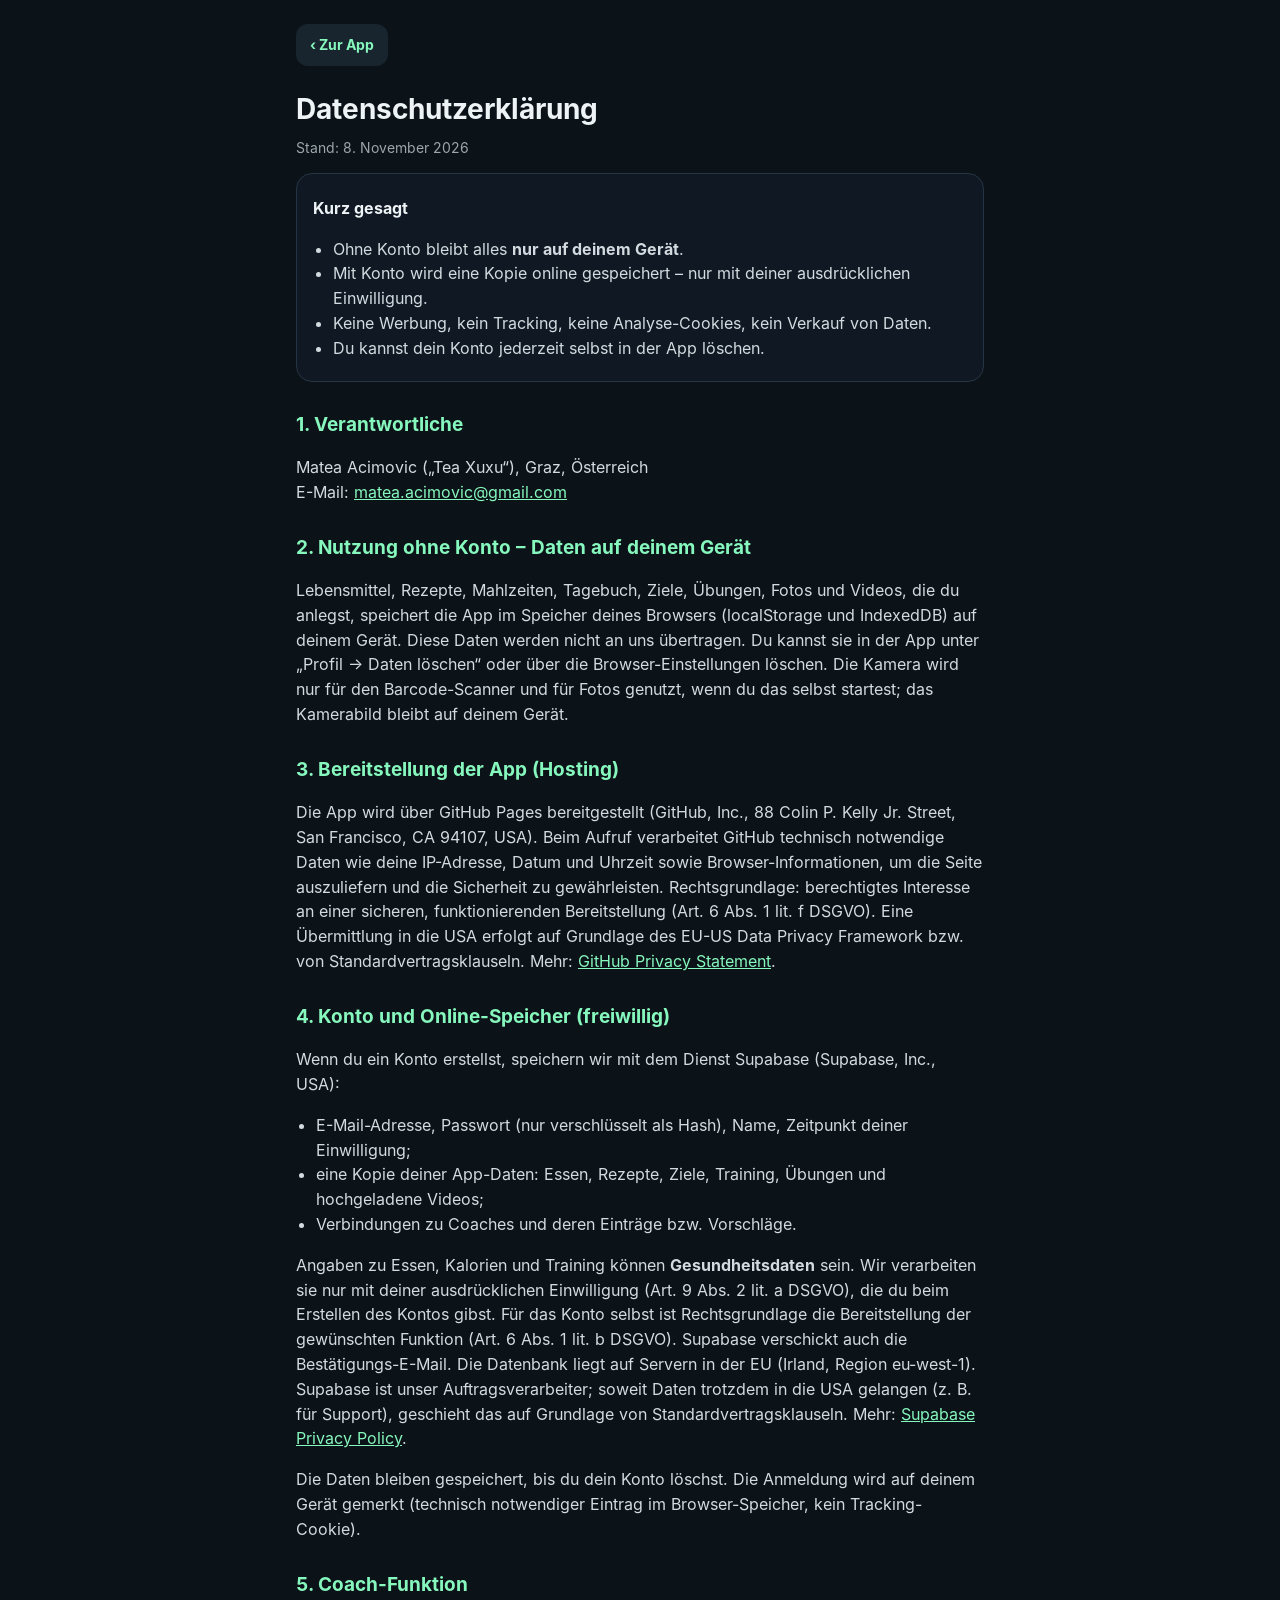
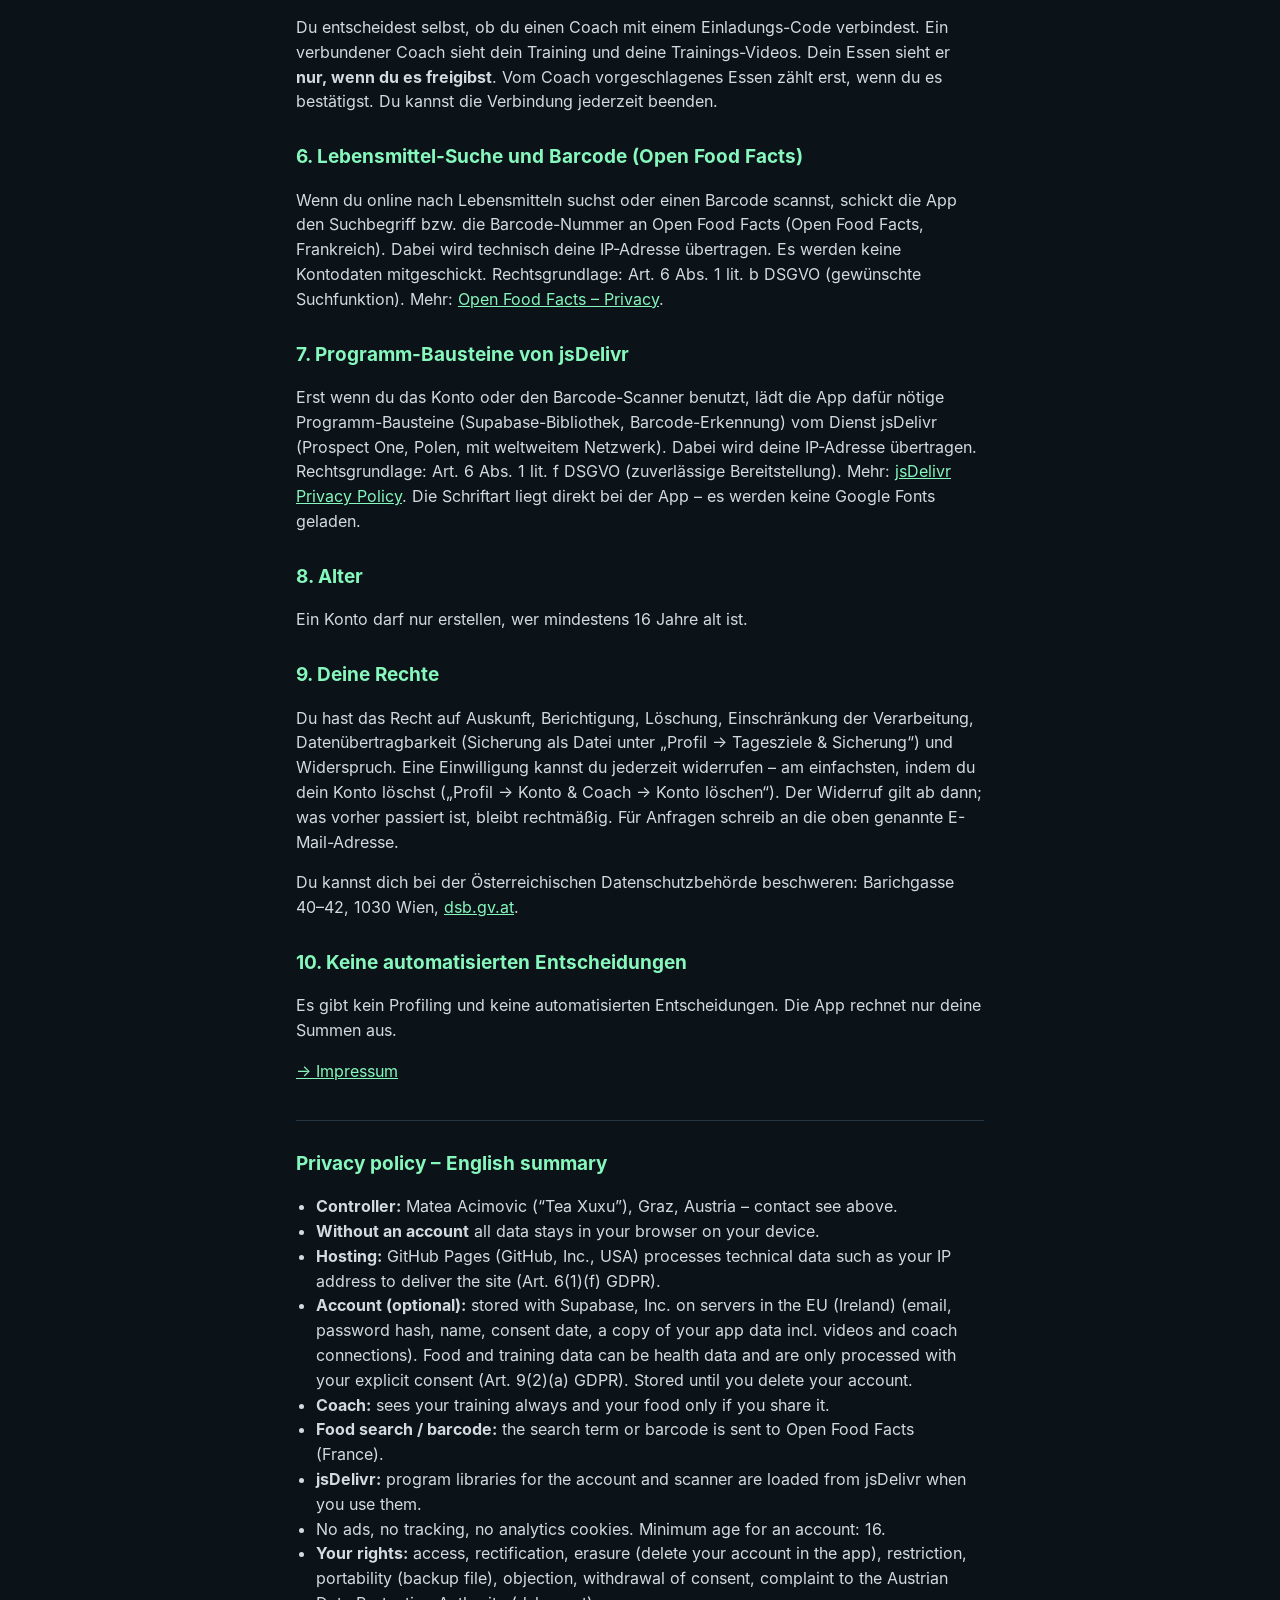
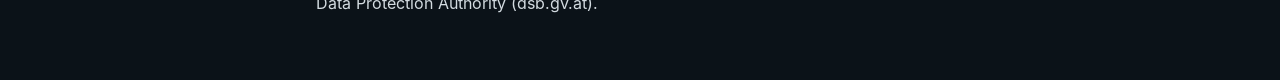
<file: datenschutz.html>
<!DOCTYPE html>
<html lang="de">
<head>
    <meta charset="utf-8">
    <meta name="viewport" content="width=device-width, initial-scale=1, viewport-fit=cover">
    <meta name="theme-color" content="#0b1218">
    <title>Datenschutz – Mix &amp; Match Cal</title>
    <link rel="stylesheet" href="css/recht.css">
</head>
<body>
<main>
    <a class="zurueck" href="./">‹ Zur App</a>

    <h1>Datenschutzerklärung</h1>
    <p class="stand">Stand: 8. November 2026</p>

    <div class="karte">
        <h3>Kurz gesagt</h3>
        <ul>
            <li>Ohne Konto bleibt alles <b>nur auf deinem Gerät</b>.</li>
            <li>Mit Konto wird eine Kopie online gespeichert – nur mit deiner ausdrücklichen Einwilligung.</li>
            <li>Keine Werbung, kein Tracking, keine Analyse-Cookies, kein Verkauf von Daten.</li>
            <li>Du kannst dein Konto jederzeit selbst in der App löschen.</li>
        </ul>
    </div>

    <h2>1. Verantwortliche</h2>
    <p>Matea Acimovic („Tea Xuxu“), Graz, Österreich<br>
    E-Mail: <a href="mailto:matea.acimovic@gmail.com">matea.acimovic@gmail.com</a></p>

    <h2>2. Nutzung ohne Konto – Daten auf deinem Gerät</h2>
    <p>Lebensmittel, Rezepte, Mahlzeiten, Tagebuch, Ziele, Übungen, Fotos und Videos, die du anlegst,
    speichert die App im Speicher deines Browsers (localStorage und IndexedDB) auf deinem Gerät.
    Diese Daten werden nicht an uns übertragen. Du kannst sie in der App unter
    „Profil → Daten löschen“ oder über die Browser-Einstellungen löschen.
    Die Kamera wird nur für den Barcode-Scanner und für Fotos genutzt, wenn du das selbst startest;
    das Kamerabild bleibt auf deinem Gerät.</p>

    <h2>3. Bereitstellung der App (Hosting)</h2>
    <p>Die App wird über GitHub Pages bereitgestellt (GitHub, Inc., 88 Colin P. Kelly Jr. Street,
    San Francisco, CA 94107, USA). Beim Aufruf verarbeitet GitHub technisch notwendige Daten wie
    deine IP-Adresse, Datum und Uhrzeit sowie Browser-Informationen, um die Seite auszuliefern und
    die Sicherheit zu gewährleisten. Rechtsgrundlage: berechtigtes Interesse an einer sicheren,
    funktionierenden Bereitstellung (Art. 6 Abs. 1 lit. f DSGVO). Eine Übermittlung in die USA
    erfolgt auf Grundlage des EU-US Data Privacy Framework bzw. von Standardvertragsklauseln.
    Mehr: <a href="https://docs.github.com/site-policy/privacy-policies/github-general-privacy-statement" rel="noopener">GitHub Privacy Statement</a>.</p>

    <h2>4. Konto und Online-Speicher (freiwillig)</h2>
    <p>Wenn du ein Konto erstellst, speichern wir mit dem Dienst Supabase (Supabase, Inc., USA):</p>
    <ul>
        <li>E-Mail-Adresse, Passwort (nur verschlüsselt als Hash), Name, Zeitpunkt deiner Einwilligung;</li>
        <li>eine Kopie deiner App-Daten: Essen, Rezepte, Ziele, Training, Übungen und hochgeladene Videos;</li>
        <li>Verbindungen zu Coaches und deren Einträge bzw. Vorschläge.</li>
    </ul>
    <p>Angaben zu Essen, Kalorien und Training können <b>Gesundheitsdaten</b> sein.
    Wir verarbeiten sie nur mit deiner ausdrücklichen Einwilligung (Art. 9 Abs. 2 lit. a DSGVO),
    die du beim Erstellen des Kontos gibst. Für das Konto selbst ist Rechtsgrundlage die Bereitstellung
    der gewünschten Funktion (Art. 6 Abs. 1 lit. b DSGVO). Supabase verschickt auch die
    Bestätigungs-E-Mail. Die Datenbank liegt auf Servern in der EU (Irland, Region eu-west-1).
    Supabase ist unser Auftragsverarbeiter; soweit Daten trotzdem in die USA gelangen (z.&nbsp;B. für Support),
    geschieht das auf Grundlage von Standardvertragsklauseln.
    Mehr: <a href="https://supabase.com/privacy" rel="noopener">Supabase Privacy Policy</a>.</p>
    <p>Die Daten bleiben gespeichert, bis du dein Konto löschst. Die Anmeldung wird auf deinem Gerät
    gemerkt (technisch notwendiger Eintrag im Browser-Speicher, kein Tracking-Cookie).</p>

    <h2>5. Coach-Funktion</h2>
    <p>Du entscheidest selbst, ob du einen Coach mit einem Einladungs-Code verbindest.
    Ein verbundener Coach sieht dein Training und deine Trainings-Videos. Dein Essen sieht er
    <b>nur, wenn du es freigibst</b>. Vom Coach vorgeschlagenes Essen zählt erst, wenn du es bestätigst.
    Du kannst die Verbindung jederzeit beenden.</p>

    <h2>6. Lebensmittel-Suche und Barcode (Open Food Facts)</h2>
    <p>Wenn du online nach Lebensmitteln suchst oder einen Barcode scannst, schickt die App den
    Suchbegriff bzw. die Barcode-Nummer an Open Food Facts (Open Food Facts, Frankreich).
    Dabei wird technisch deine IP-Adresse übertragen. Es werden keine Kontodaten mitgeschickt.
    Rechtsgrundlage: Art. 6 Abs. 1 lit. b DSGVO (gewünschte Suchfunktion).
    Mehr: <a href="https://world.openfoodfacts.org/privacy" rel="noopener">Open Food Facts – Privacy</a>.</p>

    <h2>7. Programm-Bausteine von jsDelivr</h2>
    <p>Erst wenn du das Konto oder den Barcode-Scanner benutzt, lädt die App dafür nötige
    Programm-Bausteine (Supabase-Bibliothek, Barcode-Erkennung) vom Dienst jsDelivr
    (Prospect One, Polen, mit weltweitem Netzwerk). Dabei wird deine IP-Adresse übertragen.
    Rechtsgrundlage: Art. 6 Abs. 1 lit. f DSGVO (zuverlässige Bereitstellung).
    Mehr: <a href="https://www.jsdelivr.com/terms/privacy-policy-jsdelivr-net" rel="noopener">jsDelivr Privacy Policy</a>.
    Die Schriftart liegt direkt bei der App – es werden keine Google Fonts geladen.</p>

    <h2>8. Alter</h2>
    <p>Ein Konto darf nur erstellen, wer mindestens 16 Jahre alt ist.</p>

    <h2>9. Deine Rechte</h2>
    <p>Du hast das Recht auf Auskunft, Berichtigung, Löschung, Einschränkung der Verarbeitung,
    Datenübertragbarkeit (Sicherung als Datei unter „Profil → Tagesziele &amp; Sicherung“) und Widerspruch.
    Eine Einwilligung kannst du jederzeit widerrufen – am einfachsten, indem du dein Konto löschst
    („Profil → Konto &amp; Coach → Konto löschen“). Der Widerruf gilt ab dann; was vorher passiert ist,
    bleibt rechtmäßig. Für Anfragen schreib an die oben genannte E-Mail-Adresse.</p>
    <p>Du kannst dich bei der Österreichischen Datenschutzbehörde beschweren:
    Barichgasse 40–42, 1030 Wien, <a href="https://www.dsb.gv.at" rel="noopener">dsb.gv.at</a>.</p>

    <h2>10. Keine automatisierten Entscheidungen</h2>
    <p>Es gibt kein Profiling und keine automatisierten Entscheidungen. Die App rechnet nur
    deine Summen aus.</p>

    <p><a href="impressum.html">→ Impressum</a></p>

    <section class="englisch" id="english" lang="en">
        <h2>Privacy policy – English summary</h2>
        <ul>
            <li><b>Controller:</b> Matea Acimovic (“Tea Xuxu”), Graz, Austria – contact see above.</li>
            <li><b>Without an account</b> all data stays in your browser on your device.</li>
            <li><b>Hosting:</b> GitHub Pages (GitHub, Inc., USA) processes technical data such as your IP address to deliver the site (Art. 6(1)(f) GDPR).</li>
            <li><b>Account (optional):</b> stored with Supabase, Inc. on servers in the EU (Ireland) (email, password hash, name, consent date, a copy of your app data incl. videos and coach connections). Food and training data can be health data and are only processed with your explicit consent (Art. 9(2)(a) GDPR). Stored until you delete your account.</li>
            <li><b>Coach:</b> sees your training always and your food only if you share it.</li>
            <li><b>Food search / barcode:</b> the search term or barcode is sent to Open Food Facts (France).</li>
            <li><b>jsDelivr:</b> program libraries for the account and scanner are loaded from jsDelivr when you use them.</li>
            <li>No ads, no tracking, no analytics cookies. Minimum age for an account: 16.</li>
            <li><b>Your rights:</b> access, rectification, erasure (delete your account in the app), restriction, portability (backup file), objection, withdrawal of consent, complaint to the Austrian Data Protection Authority (dsb.gv.at).</li>
        </ul>
    </section>
</main>
</body>
</html>
</file>
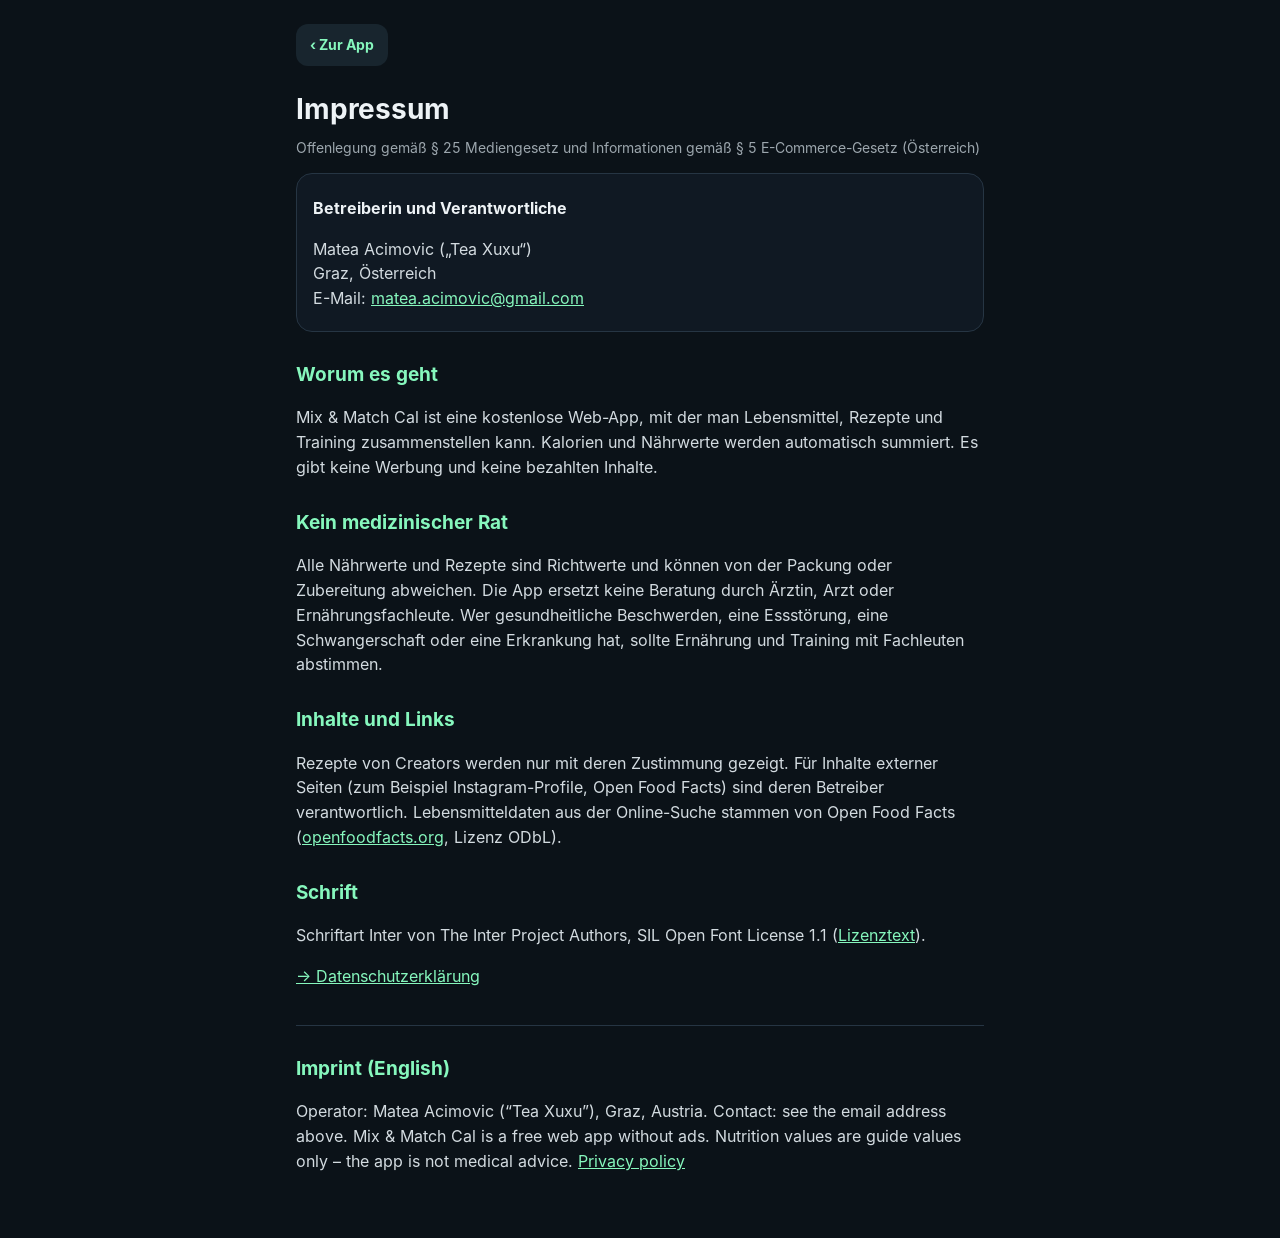
<file: impressum.html>
<!DOCTYPE html>
<html lang="de">
<head>
    <meta charset="utf-8">
    <meta name="viewport" content="width=device-width, initial-scale=1, viewport-fit=cover">
    <meta name="theme-color" content="#0b1218">
    <title>Impressum – Mix &amp; Match Cal</title>
    <link rel="stylesheet" href="css/recht.css">
</head>
<body>
<main>
    <a class="zurueck" href="./">‹ Zur App</a>

    <h1>Impressum</h1>
    <p class="stand">Offenlegung gemäß § 25 Mediengesetz und Informationen gemäß § 5 E-Commerce-Gesetz (Österreich)</p>

    <div class="karte">
        <h3>Betreiberin und Verantwortliche</h3>
        <p>Matea Acimovic („Tea Xuxu“)<br>
        Graz, Österreich<br>
        E-Mail: <a href="mailto:matea.acimovic@gmail.com">matea.acimovic@gmail.com</a></p>
    </div>

    <h2>Worum es geht</h2>
    <p>Mix &amp; Match Cal ist eine kostenlose Web-App, mit der man Lebensmittel, Rezepte und Training
    zusammenstellen kann. Kalorien und Nährwerte werden automatisch summiert.
    Es gibt keine Werbung und keine bezahlten Inhalte.</p>

    <h2>Kein medizinischer Rat</h2>
    <p>Alle Nährwerte und Rezepte sind Richtwerte und können von der Packung oder Zubereitung abweichen.
    Die App ersetzt keine Beratung durch Ärztin, Arzt oder Ernährungsfachleute.
    Wer gesundheitliche Beschwerden, eine Essstörung, eine Schwangerschaft oder eine Erkrankung hat,
    sollte Ernährung und Training mit Fachleuten abstimmen.</p>

    <h2>Inhalte und Links</h2>
    <p>Rezepte von Creators werden nur mit deren Zustimmung gezeigt. Für Inhalte externer Seiten
    (zum Beispiel Instagram-Profile, Open Food Facts) sind deren Betreiber verantwortlich.
    Lebensmitteldaten aus der Online-Suche stammen von Open Food Facts
    (<a href="https://world.openfoodfacts.org" rel="noopener">openfoodfacts.org</a>, Lizenz ODbL).</p>

    <h2>Schrift</h2>
    <p>Schriftart Inter von The Inter Project Authors, SIL Open Font License 1.1
    (<a href="css/schrift/LIZENZ.txt">Lizenztext</a>).</p>

    <p><a href="datenschutz.html">→ Datenschutzerklärung</a></p>

    <section class="englisch" lang="en">
        <h2>Imprint (English)</h2>
        <p>Operator: Matea Acimovic (“Tea Xuxu”), Graz, Austria. Contact: see the email address above.
        Mix &amp; Match Cal is a free web app without ads. Nutrition values are guide values only –
        the app is not medical advice. <a href="datenschutz.html#english">Privacy policy</a></p>
    </section>
</main>
</body>
</html>
</file>
<file: css/style.css>
/* Schrift Inter – liegt selbst auf unserem Server (kein Google Fonts → keine Daten an Dritte). */
@font-face { font-family: "Inter"; font-style: normal; font-weight: 400; font-display: swap; src: url("schrift/inter-400.woff") format("woff"); }
@font-face { font-family: "Inter"; font-style: normal; font-weight: 500; font-display: swap; src: url("schrift/inter-500.woff") format("woff"); }
@font-face { font-family: "Inter"; font-style: normal; font-weight: 600; font-display: swap; src: url("schrift/inter-600.woff") format("woff"); }
@font-face { font-family: "Inter"; font-style: normal; font-weight: 700; font-display: swap; src: url("schrift/inter-700.woff") format("woff"); }

/* =====================================================
   Mix & Match Calories – Aussehen (Design-Agent)
   Handy zuerst: Grundregeln gelten fürs Handy,
   ab 900 px Breite kommen die Desktop-Regeln unten dazu.
   ===================================================== */

/* ---------- Design-Variablen: EINE Stelle für alle Farben & Größen ---------- */
:root {
    --hintergrund: #0b1218;
    --flaeche: #101923;
    --flaeche-hell: #18252e;
    --eingabe: #0d151c;
    --rand: #263543;

    --akzent: #86f7bd;
    --akzent-text: #06281a;
    --text: #ffffff;
    --text-grau: #9ca6ad;
    --text-blass: #6b7780;

    --farbe-kcal: #86f7bd;
    --farbe-protein: #7cc4f2;
    --farbe-kh: #f6c95e;
    --farbe-fett: #f49ac1;
    --farbe-feuer: #ff8a4c;
    --farbe-fehler: #ff7a7a;

    --radius-gross: 20px;
    --radius: 14px;
    --radius-klein: 10px;

    --schrift: "Inter", system-ui, -apple-system, "Segoe UI", Roboto, Arial, sans-serif;
}

/* ---------- Grundlagen ---------- */
* {
    box-sizing: border-box;
}

html {
    -webkit-text-size-adjust: 100%;
}

body {
    margin: 0;
    padding: 16px 16px calc(32px + env(safe-area-inset-bottom));
    background: var(--hintergrund);
    color: var(--text);
    font-family: var(--schrift);
    font-size: 15px;
    line-height: 1.4;
    min-height: 100vh;
}

button,
input {
    font: inherit;
    color: inherit;
}

button {
    cursor: pointer;
    -webkit-tap-highlight-color: transparent;
}

input {
    font-size: 16px; /* verhindert das automatische Hineinzoomen am iPhone */
}

/* ---------- Kopfbereich ---------- */
.kopf {
    display: flex;
    align-items: center;
    justify-content: space-between;
    gap: 12px;
}

.logo {
    margin: 0;
    font-size: 28px;
    font-weight: 700;
    letter-spacing: -0.5px;
    line-height: 1;
}

.logo span {
    color: var(--akzent);
}

.logo small {
    display: block;
    margin-top: 6px;
    color: var(--akzent);
    font-size: 11px;
    font-weight: 500;
    letter-spacing: 7px;
}

.kopf-aktionen {
    display: flex;
    gap: 8px;
}

.intro {
    display: flex;
    align-items: flex-start;
    gap: 12px;
    margin: 14px 0 16px;
}

.intro .beschreibung {
    flex: 1;
    min-width: 0;
    margin: 0;
}

/* Sprachwahl EN | DE */
.sprachwahl {
    display: flex;
    flex: none;
    padding: 3px;
    background: var(--flaeche);
    border: 1px solid var(--rand);
    border-radius: 10px;
}

.sprachwahl button {
    min-width: 40px;
    min-height: 32px;
    border: none;
    border-radius: 7px;
    background: transparent;
    color: var(--text-grau);
    font-size: 12px;
    font-weight: 600;
    letter-spacing: 1px;
}

.sprachwahl button.aktiv {
    background: var(--akzent);
    color: var(--akzent-text);
}

.beschreibung {
    margin: 14px 0 16px;
    color: var(--text-grau);
    font-size: 13px;
}

.beschreibung span {
    color: var(--akzent);
}

/* ---------- Buttons ---------- */
.knopf-primaer {
    display: inline-flex;
    align-items: center;
    justify-content: center;
    gap: 6px;
    min-height: 44px;
    padding: 0 16px;
    border: none;
    border-radius: 12px;
    background: var(--akzent);
    color: var(--akzent-text);
    font-weight: 600;
    white-space: nowrap;
}

.knopf-primaer.breit {
    width: 100%;
}

.knopf-icon {
    width: 44px;
    height: 44px;
    flex: none;
    border: 1px solid var(--rand);
    border-radius: 12px;
    background: var(--flaeche);
    font-size: 20px;
    line-height: 1;
}

.knopf-icon.klein {
    width: 36px;
    height: 36px;
    border: none;
    background: transparent;
    color: var(--text-grau);
}

.knopf-zweit {
    min-height: 44px;
    padding: 0 14px;
    border: 1px solid var(--rand);
    border-radius: 12px;
    background: var(--flaeche-hell);
}

.knopf-text {
    min-height: 44px;
    border: none;
    background: none;
    color: var(--text-grau);
    text-decoration: underline;
}

/* ---------- Creators: Story-Kreise ---------- */
.creators {
    margin: 0 0 16px;
}

.creators-titel {
    margin: 0;
    color: var(--text);
    font-size: 17px;
    font-weight: 700;
    letter-spacing: -0.2px;
}

.creators-unter {
    margin: 2px 0 10px;
    color: var(--text-grau);
    font-size: 12px;
}

.story-leiste {
    display: flex;
    gap: 14px;
    overflow-x: auto;
    padding: 2px 2px 6px;
    scrollbar-width: none;
}

.story-leiste::-webkit-scrollbar {
    display: none;
}

.story {
    position: relative;
    flex: none;
    width: 76px;
    display: flex;
    flex-direction: column;
    align-items: center;
    gap: 6px;
    padding: 0;
    border: none;
    background: none;
    color: var(--text);
}

.story-ring {
    width: 72px;
    height: 72px;
    padding: 3px;
    border-radius: 50%;
    background: var(--rand);
}

.story.neu .story-ring {
    background: linear-gradient(135deg, var(--akzent), var(--farbe-protein), var(--akzent));
    box-shadow: 0 0 14px rgba(134, 247, 189, 0.35);
}

.story-ring img {
    display: block;
    width: 100%;
    height: 100%;
    object-fit: cover;
    border: 3px solid var(--hintergrund);
    border-radius: 50%;
}

.story-name {
    max-width: 76px;
    overflow: hidden;
    text-overflow: ellipsis;
    white-space: nowrap;
    font-size: 11px;
}

.story-neu {
    position: absolute;
    top: 58px;
    padding: 1px 6px;
    border-radius: 6px;
    background: var(--akzent);
    color: var(--akzent-text);
    font-size: 9px;
    font-weight: 700;
    letter-spacing: 1px;
}

.story.bald {
    color: var(--text-blass);
    cursor: default;
}

.story.bald .story-ring {
    display: flex;
    align-items: center;
    justify-content: center;
    background: none;
    border: 2px dashed var(--rand);
    font-size: 24px;
}

/* ---------- Tabs (nur Handy) ---------- */
.tabs {
    display: grid;
    grid-template-columns: 1fr 1fr;
    gap: 4px;
    padding: 4px;
    margin-bottom: 14px;
    background: var(--flaeche);
    border: 1px solid var(--rand);
    border-radius: 14px;
}

.tab {
    min-height: 40px;
    border: none;
    border-radius: 10px;
    background: transparent;
    color: var(--text-grau);
    font-weight: 600;
}

body[data-tab="plan"] .tab[data-tab="plan"],
body[data-tab="foods"] .tab[data-tab="foods"] {
    background: var(--flaeche-hell);
    color: var(--text);
}

body[data-tab="plan"] .bereich-foods,
body[data-tab="foods"] .bereich-plan {
    display: none;
}

/* ---------- Suche & Filter ---------- */
.suche {
    display: flex;
    align-items: center;
    gap: 8px;
    padding: 0 14px;
    min-height: 46px;
    background: var(--eingabe);
    border: 1px solid var(--rand);
    border-radius: 999px;
    color: var(--text-grau);
}

.suche input {
    flex: 1;
    min-width: 0;
    border: none;
    background: transparent;
    outline: none;
    color: var(--text);
}

.filter {
    display: flex;
    gap: 8px;
    margin: 12px 0;
    /* bei vielen Filtern seitlich wischen statt umbrechen */
    overflow-x: auto;
    scrollbar-width: none;
}

.filter::-webkit-scrollbar {
    display: none;
}

.chip {
    flex: none;
}

.chip {
    min-height: 38px;
    padding: 0 14px;
    border: 1px solid var(--rand);
    border-radius: 10px;
    background: var(--flaeche);
    color: var(--text-grau);
    font-size: 14px;
    font-weight: 500;
}

.chip.aktiv {
    background: var(--akzent);
    border-color: var(--akzent);
    color: var(--akzent-text);
}

.chip-plus {
    margin-left: auto;
    width: 38px;
    padding: 0;
    font-size: 18px;
    color: var(--text);
}

/* ---------- Lebensmittel-Karten in der Liste ---------- */
.liste {
    display: flex;
    flex-direction: column;
    gap: 8px;
}

.lm-karte {
    display: flex;
    align-items: center;
    gap: 12px;
    width: 100%;
    padding: 8px 6px 8px 8px;
    background: var(--flaeche);
    border: 1px solid var(--rand);
    border-radius: var(--radius);
    text-align: left;
}

.lm-karte:hover {
    border-color: #35495b;
}

.lm-karte.zieht {
    opacity: 0.5;
}

.lm-bild {
    width: 56px;
    height: 56px;
    flex: none;
    display: flex;
    align-items: center;
    justify-content: center;
    overflow: hidden;
    border-radius: 12px;
    background: var(--flaeche-hell);
    font-size: 28px;
}

.lm-bild img {
    width: 100%;
    height: 100%;
    object-fit: cover;
}

.lm-bild.klein {
    width: 44px;
    height: 44px;
    border-radius: 10px;
    font-size: 22px;
}

.lm-info {
    flex: 1;
    min-width: 0;
}

.lm-name {
    font-weight: 600;
    line-height: 1.3;
    /* lange Produktnamen: höchstens zwei Zeilen, dann "…" */
    display: -webkit-box;
    -webkit-line-clamp: 2;
    -webkit-box-orient: vertical;
    overflow: hidden;
    overflow-wrap: anywhere;
}

.lm-name .stern {
    color: var(--farbe-kh);
}

.lm-werte {
    margin-top: 2px;
    white-space: nowrap;
    overflow: hidden;
    text-overflow: ellipsis;
    color: var(--text-grau);
    font-size: 12px;
}

.lm-werte.umbruch {
    white-space: normal;
}

.lm-bezug {
    color: var(--text-blass);
    font-size: 11px;
}

.leer {
    padding: 24px 12px;
    color: var(--text-grau);
    text-align: center;
}

/* Kompakte Liste im Auswahl-Fenster */
.liste.kompakt {
    margin-top: 12px;
    max-height: 60vh;
    overflow-y: auto;
}

/* ---------- Zusammenfassung: Datum, Ringe, Balken ---------- */
.zusammenfassung {
    padding: 14px;
    background: var(--flaeche);
    border: 1px solid var(--rand);
    border-radius: var(--radius-gross);
}

.datum-leiste {
    display: flex;
    align-items: center;
    justify-content: center;
    gap: 8px;
}

.knopf-pfeil {
    width: 44px;
    height: 40px;
    border: none;
    background: transparent;
    color: var(--text-grau);
    font-size: 26px;
    line-height: 1;
}

.datum-text {
    min-width: 150px;
    min-height: 40px;
    border: none;
    background: transparent;
    font-weight: 600;
}

.ringe {
    display: flex;
    justify-content: center;
    gap: 14px;
    margin: 10px 0 14px;
}

.ring {
    position: relative;
    width: 148px;
    height: 148px;
}

.ring svg {
    width: 100%;
    height: 100%;
    transform: rotate(-90deg);
}

.ring circle {
    fill: none;
    stroke-width: 9;
}

.ring-hinten {
    stroke: #1f2c37;
}

.ring-wert {
    stroke: var(--akzent);
    stroke-linecap: round;
    stroke-dasharray: 326.73;
    stroke-dashoffset: 326.73;
    transition: stroke-dashoffset 0.5s ease;
}

.ring.ueber .ring-wert {
    stroke: var(--farbe-feuer);
}

.ring-text {
    position: absolute;
    inset: 0;
    display: flex;
    flex-direction: column;
    align-items: center;
    justify-content: center;
}

.ring-icon {
    font-size: 18px;
}

.ring-text strong {
    font-size: 26px;
    font-weight: 700;
    letter-spacing: -0.5px;
}

.ring-text small {
    color: var(--text-grau);
    font-size: 11px;
}

.balken {
    display: grid;
    gap: 10px;
}

.balken-zeile {
    display: grid;
    grid-template-columns: 22px 1fr 40px;
    align-items: center;
    gap: 10px;
    font-size: 12px;
}

.balken-beschriftung {
    color: var(--text-grau);
}

.balken-beschriftung b {
    color: var(--text);
}

.balken-spur {
    height: 7px;
    margin-top: 4px;
    background: #1f2c37;
    border-radius: 99px;
    overflow: hidden;
}

.balken-fuellung {
    height: 100%;
    border-radius: 99px;
    transition: width 0.5s ease;
}

.balken-prozent {
    color: var(--text-grau);
    text-align: right;
}

/* ---------- Mahlzeiten ---------- */
.mahlzeiten {
    display: grid;
    gap: 12px;
    margin-top: 12px;
}

.mahlzeit {
    padding: 12px;
    background: var(--flaeche);
    border: 1px solid var(--rand);
    border-radius: var(--radius-gross);
    transition: border-color 0.15s, background 0.15s;
}

.mahlzeit.ziel {
    border-color: var(--akzent);
    background: #10231f;
}

.mahlzeit-kopf {
    display: flex;
    justify-content: space-between;
    align-items: baseline;
    margin-bottom: 8px;
}

.mahlzeit-kopf h3 {
    margin: 0;
    font-size: 15px;
}

.mahlzeit-kopf span {
    color: var(--akzent);
    font-size: 13px;
    font-weight: 600;
}

.eintraege {
    display: grid;
    gap: 8px;
}

.eintrag {
    display: grid;
    grid-template-columns: 44px 1fr auto;
    gap: 10px;
    align-items: center;
    padding: 8px;
    background: var(--flaeche-hell);
    border-radius: var(--radius);
}

.eintrag-info {
    min-width: 0;
}

.eintrag-oben {
    display: flex;
    justify-content: space-between;
    gap: 8px;
}

.eintrag-name {
    font-weight: 600;
    font-size: 14px;
    line-height: 1.3;
    display: -webkit-box;
    -webkit-line-clamp: 2;
    -webkit-box-orient: vertical;
    overflow: hidden;
    overflow-wrap: anywhere;
}

.eintrag-werte {
    color: var(--text-grau);
    font-size: 12px;
}

.eintrag-entfernen {
    width: 36px;
    height: 36px;
    border: none;
    background: transparent;
    color: var(--text-blass);
    font-size: 16px;
}

/* Mengen-Steuerung (− 100 g +) – im Tagesplan und im Formular */
.menge-steuerung {
    display: inline-flex;
    align-items: center;
    gap: 4px;
    padding: 3px;
    margin-top: 6px;
    background: var(--eingabe);
    border: 1px solid var(--rand);
    border-radius: 999px;
}

.rund {
    width: 32px;
    height: 32px;
    flex: none;
    border-radius: 50%;
    border: 1px solid var(--rand);
    background: #1c2a35;
    font-size: 18px;
    line-height: 1;
}

.rund.plus {
    border-color: var(--akzent);
    color: var(--akzent);
    background: transparent;
}

.menge-wert {
    display: inline-flex;
    align-items: center;
    gap: 2px;
    font-weight: 600;
}

.menge-wert input {
    width: 46px;
    padding: 4px 0;
    border: none;
    background: transparent;
    text-align: right;
    font-weight: 600;
    outline: none;
}

.menge-wert span {
    padding-right: 6px;
}

.knopf-hinzu {
    width: 100%;
    min-height: 48px;
    margin-top: 8px;
    border: 1.5px dashed var(--rand);
    border-radius: var(--radius);
    background: transparent;
    color: var(--text-grau);
    font-size: 14px;
}

.knopf-hinzu:hover {
    border-color: var(--akzent);
    color: var(--akzent);
}

/* ---------- Fenster (Dialoge): am Handy als "Bottom Sheet" ---------- */
.fenster {
    width: 100%;
    max-width: 100%;
    max-height: 92vh;
    margin: auto 0 0;
    padding: 16px 16px calc(20px + env(safe-area-inset-bottom));
    background: var(--flaeche);
    color: var(--text);
    border: 1px solid var(--rand);
    border-bottom: none;
    border-radius: 22px 22px 0 0;
    overflow-y: auto;
}

.fenster::backdrop {
    background: rgba(0, 0, 0, 0.6);
}

.fenster-kopf {
    display: flex;
    justify-content: space-between;
    align-items: center;
    margin-bottom: 14px;
}

.fenster-kopf h2 {
    margin: 0;
    font-size: 18px;
}

.fenster-aktionen {
    display: flex;
    gap: 10px;
    align-items: center;
    margin-top: 16px;
}

.fenster-aktionen.zwei > * {
    flex: 1;
}

.unterzeile {
    margin: 0 0 10px;
    color: var(--text-grau);
    font-size: 13px;
}

.zwischentitel {
    margin: 24px 0 6px;
    font-size: 15px;
}

/* ---------- Eingabe-Karte (Entwurf 4) ---------- */
.eingabe-karte {
    display: flex;
    gap: 14px;
    padding: 12px;
    background: var(--hintergrund);
    border: 1px solid var(--rand);
    border-radius: var(--radius-gross);
}

.foto-feld {
    position: relative;
    width: 96px;
    height: 96px;
    flex: none;
    display: flex;
    align-items: center;
    justify-content: center;
    overflow: hidden;
    border: 2px dashed #3a4a58;
    border-radius: 14px;
    cursor: pointer;
}

.foto-text {
    display: flex;
    flex-direction: column;
    align-items: center;
    gap: 4px;
    color: var(--akzent);
    font-size: 10px;
    font-weight: 600;
    letter-spacing: 1.5px;
    text-align: center;
}

.foto-icon {
    font-size: 22px;
}

#fotoVorschau,
.foto-vorschau {
    position: absolute;
    inset: 0;
    width: 100%;
    height: 100%;
    object-fit: cover;
    display: none;
}

.foto-feld.hat-foto {
    border-style: solid;
    border-color: var(--rand);
}

.foto-feld.hat-foto #fotoVorschau,
.foto-feld.hat-foto .foto-vorschau {
    display: block;
}

.foto-feld.hat-foto .foto-text {
    display: none;
}

.eingabe-rechts {
    flex: 1;
    min-width: 0;
    display: flex;
    flex-direction: column;
    justify-content: center;
    gap: 6px;
}

.eingabe-name {
    width: 100%;
    min-height: 46px;
    padding: 0 14px;
    background: var(--eingabe);
    border: 1px solid var(--rand);
    border-radius: 12px;
    outline: none;
}

.eingabe-name:focus,
.wert-feld:focus-within,
.suche:focus-within {
    border-color: var(--akzent);
}

.werte-zeile {
    display: grid;
    grid-template-columns: 1fr 1fr;
    gap: 10px;
    margin-top: 12px;
}

.wert-feld {
    display: flex;
    align-items: center;
    gap: 6px;
    min-height: 48px;
    padding: 0 12px;
    background: var(--hintergrund);
    border: 1px solid var(--rand);
    border-radius: 12px;
}

.wert-feld input {
    width: 100%;
    min-width: 0;
    border: none;
    background: transparent;
    outline: none;
    font-weight: 600;
}

.wert-icon {
    font-size: 18px;
}

.einheit {
    color: var(--text-grau);
    font-size: 12px;
    white-space: nowrap;
}

.mehr-werte {
    margin-top: 12px;
}

.mehr-werte summary {
    color: var(--text-grau);
    font-size: 13px;
    cursor: pointer;
    min-height: 32px;
    display: flex;
    align-items: center;
}

.hinweis {
    margin: 12px 0 0;
    color: var(--text-blass);
    font-size: 12px;
}

.fehler {
    min-height: 1em;
    margin: 6px 0 0;
    color: var(--farbe-fehler);
    font-size: 13px;
}

/* ---------- Aktionen-Fenster ---------- */
.mahlzeit-knoepfe {
    display: grid;
    grid-template-columns: 1fr 1fr;
    gap: 8px;
}

.mahlzeit-knoepfe button {
    min-height: 44px;
    border: 1px solid var(--akzent);
    border-radius: 12px;
    background: transparent;
    color: var(--akzent);
    font-weight: 600;
}

.aktionen-liste {
    display: grid;
    gap: 6px;
    margin-top: 16px;
}

.aktion {
    min-height: 48px;
    padding: 0 14px;
    border: none;
    border-radius: 12px;
    background: var(--flaeche-hell);
    text-align: left;
}

.aktion.gefahr {
    color: var(--farbe-fehler);
}

.aktion.gefahr.sicher {
    background: var(--farbe-fehler);
    color: #2a0b0b;
    font-weight: 600;
}

/* ---------- Einstellungen ---------- */
.ziele {
    display: grid;
    gap: 8px;
    margin-bottom: 14px;
}

.ziele label {
    display: flex;
    justify-content: space-between;
    align-items: center;
    min-height: 48px;
    padding: 0 12px;
    background: var(--hintergrund);
    border: 1px solid var(--rand);
    border-radius: 12px;
}

.ziele .ziel-wert {
    color: var(--text-grau);
    font-size: 13px;
}

.ziele input {
    width: 70px;
    border: none;
    background: transparent;
    text-align: right;
    font-weight: 600;
    outline: none;
    color: var(--text);
}

.quellen {
    margin: 20px 0 0;
    color: var(--text-blass);
    font-size: 11px;
    line-height: 1.5;
}

/* ---------- Neu anlegen: Lebensmittel oder Rezept ---------- */
.neu-auswahl {
    display: grid;
    gap: 10px;
}

.neu-karte {
    display: flex;
    align-items: center;
    gap: 14px;
    padding: 14px;
    border: 1px solid var(--rand);
    border-radius: var(--radius);
    background: var(--flaeche-hell);
    text-align: left;
}

.neu-karte:hover {
    border-color: var(--akzent);
}

.neu-icon {
    font-size: 30px;
}

.neu-karte b {
    display: block;
    font-size: 16px;
}

.neu-karte small {
    color: var(--text-grau);
    font-size: 13px;
}

/* ---------- Rezept ---------- */
#rezeptZutaten:empty::before {
    content: attr(data-leer);
    display: block;
    padding: 10px 0;
    color: var(--text-grau);
    font-size: 13px;
}

.rezept-summe {
    display: grid;
    gap: 4px;
    margin-top: 12px;
    padding: 12px;
    background: var(--hintergrund);
    border: 1px solid var(--rand);
    border-radius: 12px;
    color: var(--text-grau);
    font-size: 13px;
}

.rezept-summe b {
    color: var(--akzent);
    font-weight: 600;
}

.rezept-summe:empty {
    display: none;
}

/* ---------- Kochbuch: Anleitung & Rezept-Ansicht ---------- */
.anleitung-feld {
    width: 100%;
    padding: 12px 14px;
    background: var(--hintergrund);
    border: 1px solid var(--rand);
    border-radius: 12px;
    color: var(--text);
    font: inherit;
    font-size: 16px;
    line-height: 1.5;
    resize: vertical;
    outline: none;
}

.anleitung-feld:focus {
    border-color: var(--akzent);
}

.ansicht-kopf {
    display: flex;
    gap: 14px;
    align-items: center;
}

.lm-bild.gross {
    width: 104px;
    height: 104px;
    border-radius: 18px;
    font-size: 52px;
}

.ansicht-portion {
    margin: 0 0 6px;
    color: var(--text-grau);
    font-size: 13px;
}

.ansicht-werte {
    display: flex;
    flex-wrap: wrap;
    gap: 4px 12px;
    font-size: 14px;
    font-weight: 600;
}

.ansicht-100 {
    margin: 6px 0 0;
    color: var(--text-blass);
    font-size: 12px;
}

.ansicht-zutaten {
    display: grid;
    gap: 6px;
    margin: 0;
    padding: 0;
    list-style: none;
}

.ansicht-zutaten li {
    display: grid;
    grid-template-columns: 28px 72px 1fr;
    align-items: center;
    gap: 6px;
    padding: 8px 10px;
    background: var(--flaeche-hell);
    border-radius: 10px;
    font-size: 14px;
}

.ansicht-zutaten .menge {
    color: var(--akzent);
    font-weight: 600;
    font-variant-numeric: tabular-nums;
}

.ansicht-zutaten .fehlt {
    color: var(--farbe-fehler);
    font-size: 12px;
}

.ansicht-anleitung {
    margin: 0 0 20px;
    white-space: pre-line;
    line-height: 1.6;
    font-size: 15px;
}

.ansicht-anleitung.leer-text {
    color: var(--text-grau);
}

/* ---------- Creator-Profil ---------- */
.creator-kopf {
    display: flex;
    align-items: center;
    gap: 16px;
}

.creator-foto {
    width: 92px;
    height: 92px;
    flex: none;
    overflow: hidden;
    border-radius: 50%;
    border: 3px solid var(--akzent);
}

.creator-foto img {
    width: 100%;
    height: 100%;
    object-fit: cover;
}

/* Initialen, solange kein Porträt da ist */
.creator-initialen {
    display: flex;
    align-items: center;
    justify-content: center;
    width: 100%;
    height: 100%;
    border: 3px solid var(--hintergrund);
    border-radius: 50%;
    background: linear-gradient(135deg, #1d3b33, #18252e);
    color: var(--akzent);
    font-size: 22px;
    font-weight: 700;
    letter-spacing: 1px;
}

.creator-foto .creator-initialen {
    border: none;
    font-size: 30px;
}

.creator-info {
    display: grid;
    gap: 8px;
    min-width: 0;
}

.creator-titel {
    margin: 0;
    color: var(--text-grau);
    font-size: 14px;
}

.creator-insta {
    display: inline-flex;
    align-items: center;
    gap: 6px;
    justify-self: start;
    min-height: 40px;
    padding: 0 14px;
    border-radius: 999px;
    background: var(--akzent);
    color: var(--akzent-text);
    font-weight: 600;
    font-size: 14px;
    text-decoration: none;
}

.creator-bio {
    display: grid;
    gap: 4px;
    margin: 14px 0 0;
    padding: 0;
    list-style: none;
    font-size: 14px;
}

.creator-codes {
    display: flex;
    flex-wrap: wrap;
    gap: 8px;
}

.creator-codes button {
    min-height: 40px;
    padding: 0 12px;
    border: 1px dashed var(--akzent);
    border-radius: 10px;
    background: transparent;
    color: var(--text);
    font-size: 13px;
}

.creator-codes b {
    color: var(--akzent);
    letter-spacing: 1px;
}

.creator-link {
    margin: 12px 0 0;
    padding: 0;
    border: none;
    background: none;
    color: var(--akzent);
    font-size: 14px;
    font-weight: 600;
    text-align: left;
}

/* ---------- Meldung (Toast) ---------- */
.meldung {
    position: fixed;
    left: 50%;
    bottom: calc(20px + env(safe-area-inset-bottom));
    z-index: 50;
    max-width: calc(100% - 32px);
    padding: 12px 18px;
    background: #1f2d38;
    border: 1px solid var(--rand);
    border-radius: 12px;
    box-shadow: 0 10px 30px rgba(0, 0, 0, 0.4);
    font-size: 14px;
    opacity: 0;
    pointer-events: none;
    transform: translate(-50%, 10px);
    transition: opacity 0.2s, transform 0.2s;
}

.meldung.sichtbar {
    opacity: 1;
    transform: translate(-50%, 0);
}

.meldung.fehler-meldung {
    border-color: var(--farbe-fehler);
}

/* ---------- Sehr schmale Handys ---------- */
@media (max-width: 370px) {
    .ring {
        width: 128px;
        height: 128px;
    }

    .ring-text strong {
        font-size: 22px;
    }

    .knopf-primaer {
        padding: 0 12px;
    }
}

/* =====================================================
   Desktop: ab 900 px Breite
   Lebensmittel links, Tag rechts – wie im großen Entwurf
   ===================================================== */
@media (min-width: 900px) {
    body {
        max-width: 1280px;
        margin: 0 auto;
        padding: 28px 32px 40px;
    }

    .logo {
        font-size: 34px;
    }

    .tabs {
        display: none;
    }

    .filter {
        flex-wrap: wrap;
        overflow: visible;
    }

    .story,
    .story-name {
        width: 88px;
        max-width: 88px;
    }

    .story-ring {
        width: 84px;
        height: 84px;
    }

    .story-neu {
        top: 70px;
    }

    body[data-tab] .bereich-foods,
    body[data-tab] .bereich-plan {
        display: block;
    }

    .layout {
        display: grid;
        grid-template-columns: 390px 1fr;
        gap: 20px;
        align-items: start;
    }

    .bereich-foods {
        position: sticky;
        top: 20px;
        padding: 14px;
        background: var(--flaeche);
        border: 1px solid var(--rand);
        border-radius: var(--radius-gross);
        max-height: calc(100vh - 40px);
        overflow-y: auto;
    }

    .bereich-foods .lm-karte .knopf-icon.klein {
        width: 24px;
    }

    .bereich-foods .lm-karte {
        background: var(--flaeche-hell);
        border-color: transparent;
        cursor: grab;
    }

    .zusammenfassung {
        display: grid;
        grid-template-columns: auto 1fr;
        grid-template-areas:
            "datum datum"
            "ringe balken";
        gap: 10px 28px;
        align-items: center;
        padding: 18px 24px;
    }

    .datum-leiste { grid-area: datum; }
    .ringe { grid-area: ringe; margin: 0; }
    .balken { grid-area: balken; }

    .mahlzeiten {
        grid-template-columns: repeat(auto-fill, minmax(300px, 1fr));
    }

    /* Fenster in der Mitte statt unten */
    .fenster {
        max-width: 520px;
        margin: auto;
        border-bottom: 1px solid var(--rand);
        border-radius: 22px;
        padding: 22px;
    }
}


/* ===== Online-Suche (Open Food Facts) ===== */
.online { margin-top: 12px; display: flex; flex-direction: column; gap: 8px; }
.online-knopf {
    display: flex; align-items: center; gap: 12px; width: 100%; text-align: left;
    padding: 14px; border-radius: var(--radius, 16px); cursor: pointer;
    background: transparent; color: var(--text, #fff);
    border: 1px dashed var(--akzent, #86f7bd);
}
.online-knopf:hover, .online-knopf:focus-visible { background: rgba(134, 247, 189, 0.08); }
.online-icon { font-size: 22px; flex: none; }
.online-text { display: flex; flex-direction: column; gap: 2px; min-width: 0; }
.online-text strong { font-size: 15px; overflow-wrap: anywhere; }
.online-text small { font-size: 12px; color: var(--text-grau); }
.online-status, .online-quelle { margin: 4px 2px; font-size: 13px; color: var(--text-grau); }
.online-status.fehler { color: var(--farbe-fehler); }
.online-treffer { width: 100%; text-align: left; }

/* ===== Barcode-Scanner ===== */
.suche-scan {
    flex: none; display: grid; place-items: center;
    width: 36px; height: 36px; margin-right: -8px;
    border: none; border-radius: 999px; background: transparent;
    color: var(--akzent); cursor: pointer;
}
.suche-scan:hover, .suche-scan:focus-visible { background: rgba(134, 247, 189, 0.12); }
.scan-kamera {
    position: relative; overflow: hidden; border-radius: var(--radius);
    background: #000; aspect-ratio: 4 / 3; margin-bottom: 12px;
}
.scan-kamera.aus { display: none; }
.scan-kamera video { width: 100%; height: 100%; object-fit: cover; display: block; }
.scan-rahmen {
    position: absolute; left: 12%; right: 12%; top: 30%; bottom: 30%;
    border: 2px solid var(--akzent); border-radius: 12px;
    box-shadow: 0 0 0 9999px rgba(0, 0, 0, 0.35);
}
.scan-status { margin: 0 0 10px; font-size: 14px; color: var(--text-grau); }
.scan-ergebnis { display: flex; flex-direction: column; gap: 8px; margin-bottom: 12px; }
.scan-zeile { display: flex; gap: 8px; margin-top: 6px; }
.scan-zeile input { flex: 1; min-width: 0; }
.scan-zeile .knopf-primaer { flex: none; }
#scanNochmal { width: 100%; margin-top: 8px; }
.scan-feld { display: block; font-size: 13px; color: var(--text-grau); }

/* ===== Version 2.0: Mein Tag – Suchleiste oben + Sport-Knopf ===== */
.tag-oben { display: flex; gap: 8px; align-items: stretch; margin-bottom: 8px; }
.tag-suche { flex: 1; min-width: 0; }
.knopf-sport {
    flex: none; display: flex; align-items: center; gap: 6px;
    padding: 0 16px; min-height: 46px; border-radius: 999px;
    border: none; background: var(--akzent); color: var(--akzent-text);
    font-weight: 700; font-size: 15px; cursor: pointer;
}
.knopf-sport:hover { filter: brightness(1.05); }
.tag-treffer {
    margin-bottom: 12px; padding: 8px; border-radius: var(--radius-gross);
    background: var(--flaeche); border: 1px solid var(--rand);
    display: flex; flex-direction: column; gap: 6px;
}
.tag-treffer .lm-karte { width: 100%; text-align: left; }
.schnellwahl {
    display: flex; gap: 8px; overflow-x: auto; padding: 2px 0 10px;
    scrollbar-width: none; -webkit-overflow-scrolling: touch;
}
.schnellwahl::-webkit-scrollbar { display: none; }
.schnellwahl[hidden] { display: none; }
.schnell-chip {
    flex: none; display: flex; align-items: center; gap: 6px; max-width: 200px;
    padding: 8px 12px; border-radius: 999px; cursor: pointer;
    background: var(--flaeche-hell); border: 1px solid var(--rand); color: var(--text); font-size: 14px;
}
.schnell-chip:hover, .schnell-chip:focus-visible { border-color: var(--akzent); }
.schnell-name { overflow: hidden; text-overflow: ellipsis; white-space: nowrap; }
.leer.klein { padding: 10px 6px; font-size: 13px; }
.mahlzeiten { display: block; }

/* ===== Sport ===== */
.sport-tag { margin-top: 12px; }
.sport-liste { display: flex; flex-direction: column; gap: 8px; margin-bottom: 12px; }
.sport-eintrag { display: flex; align-items: center; gap: 6px; }
.sport-zeile {
    flex: 1; min-width: 0; display: flex; align-items: center; gap: 12px; width: 100%;
    padding: 10px 12px; text-align: left; cursor: pointer;
    background: var(--flaeche-hell); border: 1px solid var(--rand); border-radius: var(--radius); color: var(--text);
}
.sport-karte .sport-zeile { margin-bottom: 6px; }
.sport-zeile:hover { border-color: var(--akzent); }
.sport-icon { font-size: 22px; flex: none; }
.sport-info { display: flex; flex-direction: column; gap: 2px; min-width: 0; flex: 1; }
.sport-info strong { font-size: 15px; overflow-wrap: anywhere; }
.sport-info small { font-size: 12px; color: var(--text-grau); overflow: hidden; text-overflow: ellipsis; white-space: nowrap; }
.sport-arten { display: grid; grid-template-columns: repeat(3, 1fr); gap: 8px; margin-bottom: 10px; }
.sport-art {
    display: flex; flex-direction: column; align-items: center; gap: 2px; padding: 12px 6px;
    background: var(--flaeche-hell); border: 1px solid var(--rand); border-radius: var(--radius);
    color: var(--text); cursor: pointer; text-align: center;
}
.sport-art span { font-size: 26px; }
.sport-art b { font-size: 14px; }
.sport-art small { font-size: 11px; color: var(--text-grau); }
.sport-art:hover { border-color: var(--akzent); }
.knopf-zweit.breit { width: 100%; }
.sport-paket { margin-top: 14px; }
.block-titel { margin: 14px 0 8px; font-size: 14px; color: var(--text-grau); font-weight: 600; }
.block-titel[hidden] { display: none; }
.knopf-icon.sicher { width: auto; padding: 0 10px; color: var(--farbe-fehler); font-size: 12px; }

/* Übung bearbeiten */
#uebungName { margin-bottom: 12px; }
.uebung-video { margin-bottom: 12px; }
.video-hoch {
    width: min(60%, 220px); aspect-ratio: 9 / 16; margin: 0 auto 10px;
    border-radius: var(--radius); overflow: hidden; background: #000;
}
.video-hoch[hidden] { display: none; }
.video-hoch video { width: 100%; height: 100%; object-fit: contain; display: block; }
.video-knoepfe { display: flex; gap: 8px; flex-wrap: wrap; }
.video-knoepfe > * { flex: 1; min-width: 140px; }
.video-knoepfe [hidden] { display: none; }
.saetze { display: flex; flex-direction: column; gap: 6px; }
.satz-zeile { display: flex; align-items: center; gap: 6px; }
.satz-nr { flex: none; width: 52px; font-size: 13px; color: var(--text-grau); }
.satz-feld, .satz-text {
    min-width: 0; min-height: 42px; padding: 0 10px;
    background: var(--eingabe); border: 1px solid var(--rand); border-radius: 10px;
    color: var(--text); outline: none; font-weight: 600;
}
.satz-feld { width: 56px; flex: none; text-align: center; }
.satz-text { flex: 1; font-weight: 400; }
.satz-feld:focus, .satz-text:focus { border-color: var(--akzent); }
.satz-einheit { flex: none; font-size: 12px; color: var(--text-grau); }
#uebungKraft[hidden], #uebungAusdauer[hidden] { display: none; }
#uebungNotiz { margin-top: 12px; }
#uebungLoeschen { width: 100%; margin-top: 8px; }
#uebungLoeschen[hidden] { display: none; }
.tag-treffer[hidden] { display: none; }

/* ===== Konto & Trainer ===== */
.knopf-konto { font-size: 18px; position: relative; }
.knopf-konto.angemeldet::after {
    content: ""; position: absolute; right: 6px; bottom: 6px; width: 9px; height: 9px;
    border-radius: 50%; background: var(--akzent); border: 2px solid var(--hintergrund);
}
.konto-inhalt { display: flex; flex-direction: column; gap: 10px; }
.konto-tabs { display: flex; gap: 8px; }
.konto-form { display: flex; flex-direction: column; gap: 10px; }
.konto-sync { margin: 0; font-size: 12px; color: var(--text-grau); }
.konto-inhalt .aktion { margin-top: 8px; }
.trainer-zeile {
    display: flex; align-items: center; gap: 10px; padding: 10px 12px;
    background: var(--flaeche-hell); border: 1px solid var(--rand); border-radius: var(--radius);
}
.trainer-zeile.offen { border-style: dashed; }
.trainer-zeile .knopf-primaer, .trainer-zeile .knopf-zweit { flex: none; min-height: 40px; padding: 0 12px; }
.trainer-uebung { display: flex; flex-direction: column; gap: 8px; margin-bottom: 8px; }
.schalter { display: flex; align-items: center; gap: 8px; font-size: 13px; color: var(--text); cursor: pointer; margin-top: 4px; }
.schalter input { width: 20px; height: 20px; accent-color: var(--akzent); flex: none; }
.einladecode {
    display: inline-block; margin: 4px 0; padding: 4px 10px; border-radius: 8px;
    background: var(--eingabe); border: 1px dashed var(--akzent); color: var(--akzent);
    font-size: 20px; font-weight: 700; letter-spacing: 3px; width: fit-content;
}
.sport-arten.klein .sport-art { padding: 8px 4px; }
.sport-arten.klein .sport-art span { font-size: 20px; }
.trainer-summe { font-size: 13px; color: var(--akzent); margin: 8px 2px; }
#trainerEssenBox { margin-top: 12px; }
#trainerEssenBox[hidden] { display: none; }
#dialogTrainer .datum-leiste { margin-bottom: 4px; }

/* Vorschläge vom Trainer in "Mein Tag" */
.vorschlaege { margin-bottom: 12px; }
.vorschlaege[hidden] { display: none; }
.vorschlag-karte { border-color: var(--akzent); border-style: dashed; }
.vorschlag-zeile { display: flex; align-items: center; gap: 8px; padding: 8px 4px; }
.vorschlag-ja { color: var(--akzent); font-size: 18px; }

/* Schmale Handys: "Hinzufügen" nur als ＋, damit der Konto-Knopf Platz hat */
@media (max-width: 440px) {
    #knopfNeu [data-t="neu"] { position: absolute; width: 1px; height: 1px; overflow: hidden; clip: rect(0 0 0 0); }
    #knopfNeu { min-width: 46px; padding: 0 14px; font-size: 20px; }
    .kopf-aktionen { gap: 6px; }
}
.knopf-icon.vorschlag-ja { color: var(--akzent); border-color: var(--akzent); }
#trainerInhalt .trainer-zeile { margin-bottom: 8px; }
#kontoCode::placeholder { text-transform: none; }

/* ===== Version 2.2: Sessions + freie Felder ===== */
.session-name { margin-bottom: 12px; font-weight: 600; }
.sport-knoepfe { display: grid; grid-template-columns: 1fr 1fr; gap: 8px; margin-bottom: 8px; }
.sport-knoepfe > * { min-height: 48px; }
#sportSessions, #sportSessionSpeichern { margin-top: 8px; }
#sportSessionSpeichern[hidden] { display: none; }
.felder-wahl { display: flex; flex-wrap: wrap; gap: 8px; margin-bottom: 4px; }
.felder-wahl .chip { min-height: 38px; }
.satz-zeile { flex-wrap: wrap; row-gap: 6px; }
.satz-nr { width: 26px; }
.satz-feld { width: 62px; }
.satz-feld.zeit { width: 70px; }
.satz-text { flex: 1 1 120px; }
.block-titel[hidden], #blockGanze:empty, #blockEinzeln:empty { display: none; }

/* =====================================================
   Version 3: neue Startseite (Kopf mit Stories, Kennzahlen, Leiste unten)
   ===================================================== */
body { padding-bottom: calc(96px + env(safe-area-inset-bottom)); }

/* Kopf: Logo links, Story-Kreise rechts */
.kopf { align-items: center; gap: 10px; margin-bottom: 14px; }
.kopf .logo { flex: none; font-size: 26px; line-height: 1.05; }
.kopf .logo small { margin-top: 4px; font-size: 10px; letter-spacing: 6px; }
.kopf .creators { flex: 1; min-width: 0; margin: 0; }
.kopf .creators-titel, .kopf .creators-unter {
    position: absolute; width: 1px; height: 1px; overflow: hidden; clip: rect(0 0 0 0); white-space: nowrap;
}
.kopf .story-leiste { justify-content: flex-end; gap: 10px; padding: 2px 0 2px; }
.kopf .story, .kopf .story-name { width: 58px; max-width: 58px; }
.kopf .story-ring { width: 54px; height: 54px; padding: 2.5px; }
.kopf .story-neu { top: 44px; font-size: 8px; }
.kopf .story-name { font-size: 10px; }
.kopf .story.bald .story-ring { font-size: 20px; }

/* Mein Tag: Titel + Datum */
.tag-kopf { display: flex; align-items: center; justify-content: space-between; gap: 6px; margin-bottom: 10px; }
.tag-titel { margin: 0; font-size: 24px; font-weight: 700; letter-spacing: -0.3px; }
.bereich-training .tag-titel, .bereich-profil .tag-titel { margin-bottom: 14px; }
.tag-kopf .datum-leiste { gap: 0; }
.tag-kopf .datum-text { min-width: 0; padding: 0 4px; font-size: 14px; }
.tag-kopf .knopf-pfeil { width: 34px; font-size: 24px; }

/* Kennzahlen */
.kpis { display: grid; grid-template-columns: repeat(4, 1fr); gap: 6px; margin-bottom: 12px; }
.kpi {
    display: flex; flex-direction: column; align-items: flex-start; gap: 1px; min-width: 0;
    padding: 9px 8px 8px; background: var(--flaeche); border: 1px solid var(--rand); border-radius: 16px;
}
.kpi-icon { font-size: 16px; line-height: 1; margin-bottom: 4px; }
.kpi strong { font-size: 17px; font-weight: 700; line-height: 1.1; white-space: nowrap; }
.kpi-einheit { font-size: 11px; color: var(--text-grau); }
.kpi-spur { display: block; width: 100%; height: 4px; margin: 6px 0 3px; border-radius: 4px; background: var(--rand); overflow: hidden; }
.kpi-spur i { display: block; height: 100%; width: 0; border-radius: 4px; background: var(--farbe); transition: width 0.3s; }
.kpi.ueber .kpi-spur i { background: var(--farbe-feuer); }
.kpi small { font-size: 10px; color: var(--text-blass); white-space: nowrap; overflow: hidden; text-overflow: ellipsis; max-width: 100%; }

.schnell-chips { display: flex; gap: 8px; margin: 0 0 8px; }
.schnell-chips .chip { min-height: 36px; }

/* Sport & Sessions: grüne Karte */
.sport-karte { background: var(--akzent); border-color: var(--akzent); color: var(--akzent-text); }
.sport-karte .mahlzeit-kopf h3 { color: var(--akzent-text); font-size: 17px; }
.sport-karte-oben { display: flex; gap: 12px; align-items: center; }
.sport-karte-text { flex: 1; min-width: 0; }
.sport-karte-name { margin: 2px 0 0; font-size: 14px; font-weight: 600; }
.sport-karte-bild { flex: none; width: 118px; height: 70px; border-radius: 12px; overflow: hidden; background: #000; }
.sport-karte-bild video { width: 100%; height: 100%; object-fit: cover; display: block; }
.sport-karte-liste { margin-top: 10px; }
.sport-karte-liste:empty { display: none; }
.sport-karte .sport-zeile { background: rgba(6, 40, 26, 0.12); border-color: rgba(6, 40, 26, 0.18); color: var(--akzent-text); }
.sport-karte .sport-info small { color: rgba(6, 40, 26, 0.75); }
.sport-karte .leer.klein { color: var(--akzent-text); }
.sport-karte-knoepfe { display: flex; align-items: center; gap: 10px; margin-top: 10px; }
.knopf-dunkel {
    flex: 1; min-height: 46px; border: none; border-radius: 14px; cursor: pointer;
    background: var(--hintergrund); color: var(--akzent); font-weight: 700; font-size: 15px;
}
.knopf-link { flex: none; min-height: 46px; padding: 0 6px; border: none; background: transparent; color: var(--akzent-text); font-weight: 600; cursor: pointer; }

/* Training & Profil */
.training-heute {
    display: flex; align-items: center; gap: 12px; width: 100%; padding: 14px; text-align: left; cursor: pointer;
    background: var(--akzent); color: var(--akzent-text); border: none; border-radius: var(--radius-gross); margin-bottom: 4px;
}
.training-heute .sport-info small { color: rgba(6, 40, 26, 0.75); }
.sport-zeile:disabled { cursor: default; opacity: 1; }
.profil-liste { display: flex; flex-direction: column; gap: 8px; margin-bottom: 16px; }
.profil-zeile {
    display: flex; align-items: center; gap: 12px; width: 100%; padding: 12px 14px; text-align: left;
    background: var(--flaeche); border: 1px solid var(--rand); border-radius: var(--radius); color: var(--text);
}
button.profil-zeile { cursor: pointer; }
button.profil-zeile:hover { border-color: var(--akzent); }
.profil-zeile[hidden] { display: none; }
.bereich-profil .beschreibung { color: var(--text-grau); font-size: 13px; }

/* Bereiche je nach Tab */
.bereich-training, .bereich-profil { display: none; }
body[data-tab="training"] .bereich-plan, body[data-tab="training"] .bereich-foods,
body[data-tab="profil"] .bereich-plan, body[data-tab="profil"] .bereich-foods { display: none; }
body[data-tab="training"] .bereich-training, body[data-tab="profil"] .bereich-profil { display: block; }

/* Leiste unten */
.unten-nav {
    position: fixed; left: 0; right: 0; bottom: 0; z-index: 20;
    display: grid; grid-template-columns: repeat(5, 1fr); align-items: end;
    padding: 6px 8px calc(8px + env(safe-area-inset-bottom));
    background: rgba(16, 25, 35, 0.96); border-top: 1px solid var(--rand);
    backdrop-filter: blur(10px); -webkit-backdrop-filter: blur(10px);
}
.unten-nav .tab {
    position: relative; display: flex; flex-direction: column; align-items: center; gap: 2px;
    min-height: 52px; padding: 4px 0; border-radius: 12px; background: transparent; color: var(--text-grau); font-weight: 600;
}
.nav-icon { font-size: 20px; line-height: 1.2; filter: grayscale(0.6); }
.nav-text { font-size: 11px; white-space: nowrap; }
body[data-tab="plan"] .unten-nav .tab[data-tab="plan"],
body[data-tab="foods"] .unten-nav .tab[data-tab="foods"],
body[data-tab="training"] .unten-nav .tab[data-tab="training"],
body[data-tab="profil"] .unten-nav .tab[data-tab="profil"] { color: var(--akzent); background: transparent; }
body[data-tab="plan"] .tab[data-tab="plan"] .nav-icon,
body[data-tab="foods"] .tab[data-tab="foods"] .nav-icon,
body[data-tab="training"] .tab[data-tab="training"] .nav-icon,
body[data-tab="profil"] .tab[data-tab="profil"] .nav-icon { filter: none; }
.nav-plus {
    justify-self: center; width: 56px; height: 56px; margin-bottom: 4px; border: none; border-radius: 50%;
    background: var(--akzent); color: var(--akzent-text); font-size: 30px; font-weight: 600; line-height: 1;
    box-shadow: 0 6px 20px rgba(134, 247, 189, 0.35); cursor: pointer;
}
.nav-punkt { position: absolute; top: 4px; right: calc(50% - 16px); width: 8px; height: 8px; border-radius: 50%; background: var(--akzent); }
.nav-punkt[hidden] { display: none; }

@media (min-width: 900px) {
    .kopf .logo { font-size: 34px; }
    .kopf .creators-titel, .kopf .creators-unter { position: static; width: auto; height: auto; clip: auto; }
    .kopf .creators { display: flex; flex-direction: column; align-items: flex-end; text-align: right; }
    .kopf .story, .kopf .story-name { width: 70px; max-width: 70px; }
    .kopf .story-ring { width: 64px; height: 64px; }
    .kopf .story-neu { top: 52px; }
    .unten-nav { left: 50%; right: auto; width: 520px; transform: translateX(-50%); bottom: 14px; border: 1px solid var(--rand); border-radius: 22px; padding-bottom: 8px; }
    body[data-tab="training"] .layout, body[data-tab="profil"] .layout { display: block; max-width: 720px; margin: 0 auto; }
    .kpi strong { font-size: 22px; }
    .kpi { padding: 12px; }
}
.meldung { bottom: calc(100px + env(safe-area-inset-bottom)) !important; z-index: 30; }

.gemeinsam-schalter { margin: 10px 2px 0; padding: 10px 12px; border: 1px dashed var(--akzent); border-radius: var(--radius); }
.gemeinsam-schalter[hidden] { display: none; }

/* Gramm ↔ Stück */
.einheit-knopf {
    flex: none; min-width: 34px; height: 28px; padding: 0 6px; margin-left: 2px;
    border: 1px solid var(--akzent); border-radius: 8px; background: transparent;
    color: var(--akzent); font-size: 13px; font-weight: 700; cursor: pointer;
}
.eintrag-gramm { font-size: 11px; color: var(--text-grau); margin-top: 2px; }

/* ===== iPhone: nichts oben abschneiden ===== */
/* Als Web-App (Home-Bildschirm) liegt die Statusleiste über der Seite → Platz lassen */
/* Version 3.3: weniger Rand – der Bereich unter der Statusleiste ist großzügig, 10 px davon dürfen wir nutzen */
/* iOS 26 legt oben einen Unschärfe-"Nebel" über den Bereich unter der Statusleiste – nichts darf da drin liegen */
body { padding-top: max(12px, calc(env(safe-area-inset-top) + 22px)); }
/* Fenster nie höher als der sichtbare Bereich (auch wenn die Tastatur offen ist) */
.fenster {
    max-height: calc(var(--sichtbar, 100dvh) - env(safe-area-inset-top) - 12px);
    overscroll-behavior: contain;
}
/* Trefferliste der Suche: eigene Scrollfläche statt die ganze Seite zu verschieben */
.tag-treffer { max-height: 52vh; overflow-y: auto; overscroll-behavior: contain; }
html { -webkit-text-size-adjust: 100%; }

/* ===== Version 3.3 ===== */
/* Menge: − 70 + und daneben direkt g | Stk. umschalten */
.menge-zeile { display: flex; align-items: center; flex-wrap: wrap; gap: 8px; margin-top: 6px; }
.menge-zeile .menge-steuerung { margin-top: 0; }
.einheit-wahl {
    display: inline-flex; padding: 3px; gap: 2px;
    background: var(--eingabe); border: 1px solid var(--rand); border-radius: 999px;
}
.einheit-option {
    min-width: 40px; height: 32px; padding: 0 10px;
    border: none; border-radius: 999px; background: transparent;
    color: var(--text-grau); font-size: 14px; font-weight: 600;
}
.einheit-option.aktiv { background: var(--akzent); color: #06281a; }
.online-nochmal { margin-top: 6px; }
.online-status.laedt::before {
    content: ""; display: inline-block; width: 12px; height: 12px; margin-right: 8px; vertical-align: -1px;
    border: 2px solid var(--rand); border-top-color: var(--akzent); border-radius: 50%;
    animation: online-dreh 0.8s linear infinite;
}
@keyframes online-dreh { to { transform: rotate(360deg); } }

/* Kein Hineinzoomen: kein Doppeltipp-Zoom, Eingabefelder mind. 16 px (sonst zoomt das iPhone beim Antippen) */
html, body { touch-action: manipulation; }
input, select, textarea, .menge-wert input { font-size: 16px !important; }

/* ===== Version 3.4 ===== */
/* Fenster sitzen immer ÜBER der Tastatur und passen in den sichtbaren Bereich (scrollbar) */
.fenster[open] {
    margin-bottom: var(--tastatur, 0px);
    max-height: calc(var(--sichtbar, 100dvh) - max(env(safe-area-inset-top), 12px) - 8px);
    overflow-y: auto;
    -webkit-overflow-scrolling: touch;
}
@media (min-width: 900px) { .fenster[open] { margin-bottom: auto; } }

/* Oberer Bereich: Kennzahlen kompakt (Icon + Zahl in einer Zeile) */
.kpi-zeile { display: flex; align-items: center; gap: 6px; min-width: 0; }
.kpi-zeile .kpi-icon { margin: 0; font-size: 17px; }
.kpi-zeile strong { font-size: 18px; }
.kpi small { font-size: 11px; }

/* Suchleiste + runde Icon-Knöpfe ⭐ 🕘 📖 */
.tag-oben { gap: 6px; }
.icon-knopf {
    flex: none; width: 46px; min-height: 46px; padding: 0;
    border-radius: 50%; border: 1px solid var(--rand); background: var(--flaeche);
    font-size: 19px; line-height: 1; display: grid; place-items: center;
}
.icon-knopf.aktiv { border-color: var(--akzent); background: rgba(134, 247, 189, 0.14); }
.tag-oben .tag-suche { padding: 0 10px 0 12px; gap: 6px; }
.tag-oben .tag-suche input { min-width: 0; }
@media (max-width: 380px) { .icon-knopf { width: 40px; min-height: 42px; font-size: 17px; } }

.knopf-sport.breit { width: 100%; justify-content: center; min-height: 48px; margin: 2px 0 14px; }

/* Panel ⭐ Favoriten / 🕘 Zuletzt */
.schnell-panel {
    margin-bottom: 12px; padding: 8px; border-radius: var(--radius-gross);
    background: var(--flaeche); border: 1px solid var(--rand);
    display: flex; flex-direction: column; gap: 6px;
    max-height: 52vh; overflow-y: auto; overscroll-behavior: contain;
}
.schnell-panel[hidden] { display: none; }
.schnell-kopf { display: flex; justify-content: space-between; align-items: center; padding: 2px 4px 4px; }
.schnell-zeile { display: flex; align-items: center; gap: 4px; padding: 0 6px 0 0; transition: background 0.3s; }
.schnell-dazu {
    flex: 1; min-width: 0; display: flex; align-items: center; gap: 10px; text-align: left;
    padding: 8px; border: none; background: transparent; color: inherit;
}
.stern-knopf {
    flex: none; width: 36px; height: 36px; border: none; background: transparent;
    color: var(--text-grau); font-size: 21px; line-height: 1;
}
.stern-knopf.an { color: #ffd34d; }
.schnell-zeile.eben-dazu { background: rgba(134, 247, 189, 0.18); }

/* Sport: Kategorien & Vorschläge */
.kategorie-chips { display: flex; gap: 6px; overflow-x: auto; padding: 8px 0 4px; scrollbar-width: none; }
.kategorie-chips::-webkit-scrollbar { display: none; }
.kategorie-chips[hidden] { display: none; }
.kategorie-chips .chip { flex: none; }
.bib-kat { margin: 12px 2px 4px; font-weight: 700; color: var(--akzent); }
.uebung-vorschlaege { display: flex; flex-wrap: wrap; gap: 6px; margin: 8px 0 4px; }
.uebung-vorschlaege[hidden] { display: none; }

/* Sport-Fenster: groß genug, damit man alles sieht */
#dialogSport[open] { min-height: min(82vh, calc(var(--sichtbar, 100dvh) - 40px)); }
.suche-mikro { flex: none; display: grid; place-items: center; width: 36px; height: 36px; border: none; border-radius: 999px; background: transparent; font-size: 18px; padding: 0; line-height: 1; cursor: pointer; }
.suche-mikro.hoert { background: rgba(255, 122, 122, 0.25); animation: mikro-puls 1s ease-in-out infinite; }
@keyframes mikro-puls { 50% { transform: scale(1.25); } }

/* Menge direkt beim Eintragen */
.menge-frage {
    display: flex; flex-wrap: wrap; align-items: center; gap: 8px;
    padding: 10px; margin: -2px 0 4px; border-radius: 14px;
    background: rgba(134, 247, 189, 0.08); border: 1px solid var(--akzent);
}
.menge-frage-titel { width: 100%; font-size: 13px; color: var(--text-grau); }
.menge-frage input {
    width: 90px; min-height: 42px; padding: 0 12px; border-radius: 12px;
    border: 1px solid var(--rand); background: var(--eingabe); color: var(--text); font-weight: 700; text-align: right;
}
.menge-frage .knopf-primaer { min-height: 42px; padding: 0 16px; margin-left: auto; }
.treffer-zeile { display: flex; align-items: center; gap: 4px; }
.treffer-zeile > .lm-karte { flex: 1; min-width: 0; }
.schnell-plus-direkt { flex: none; width: 42px; height: 42px; border-radius: 50%; border: 1px solid var(--akzent); background: transparent; color: var(--akzent); font-size: 20px; }

/* Versionsnummer im Profil */
.app-version { text-align: center; font-size: 12px; color: var(--text-grau); margin: 8px 0 0; }

/* 📲 Anleitung "Als App speichern" */
.app-warum { color: var(--text-grau); margin: 0 0 12px; }
.app-system { font-size: 15px; margin: 16px 0 6px; }
.app-schritte { margin: 0; padding-left: 22px; display: grid; gap: 8px; line-height: 1.45; }
.app-schritte b { color: var(--akzent); font-weight: 600; }
#appInstallierenJetzt { width: 100%; margin-bottom: 4px; }
#appInstallierenJetzt[hidden] { display: none; }

/* Wisch-Leisten (Filter, Kategorien): bis an den Bildschirmrand, letzter Knopf mit Abstand,
   weiche Kante zeigt "da geht's weiter" */
@media (max-width: 899px) {
    .filter, .kategorie-chips {
        margin-left: -16px; margin-right: -16px;
        padding-left: 16px; padding-right: 16px;
        scroll-padding-left: 16px; scroll-padding-right: 16px;
    }
    .filter::after, .kategorie-chips::after { content: ""; flex: none; width: 1px; } /* Abstand nach dem letzten Knopf */
    .wisch-rechts { -webkit-mask-image: linear-gradient(to right, #000 calc(100% - 40px), transparent); mask-image: linear-gradient(to right, #000 calc(100% - 40px), transparent); }
    .wisch-links { -webkit-mask-image: linear-gradient(to left, #000 calc(100% - 40px), transparent); mask-image: linear-gradient(to left, #000 calc(100% - 40px), transparent); }
    .wisch-links.wisch-rechts { -webkit-mask-image: linear-gradient(to right, transparent, #000 40px, #000 calc(100% - 40px), transparent); mask-image: linear-gradient(to right, transparent, #000 40px, #000 calc(100% - 40px), transparent); }
}

/* Suche in „Mein Tag“: das Feld bleibt immer mindestens ~170 px breit.
   Reicht der Platz nicht (kleine Handys), rutschen ⭐ 🕘 📖 in die nächste Zeile. */
.tag-oben { flex-wrap: wrap; justify-content: flex-end; }
.tag-oben .tag-suche { flex: 1 1 196px; }
/* In der schmalen Tages-Suche: Lupe weg (der Platzhalter sagt "suchen"), 🎤 und Scan etwas kompakter */
.tag-oben .tag-suche > span[aria-hidden="true"] { display: none; }
.tag-oben .tag-suche .suche-mikro, .tag-oben .tag-suche .suche-scan { width: 32px; height: 36px; }
.tag-oben .tag-suche .suche-scan { margin-right: -4px; }
.tag-oben .tag-suche input::-webkit-search-cancel-button { display: none; }
@media (max-width: 372px) { .tag-oben { gap: 4px; } .icon-knopf { width: 38px; min-height: 42px; font-size: 16px; } }
/* Sehr kleine Handys: Suche über die ganze Breite, ⭐ 🕘 📖 gemeinsam darunter */
@media (max-width: 340px) { .tag-oben .tag-suche { flex-basis: 100%; } }

/* =====================================================
   Version 4.0 – neues Design (Entwurf v5 von Ivy)
   ===================================================== */
.unten-nav { grid-template-columns: repeat(4, 1fr); align-items: center; }

/* Daily Bites nur auf "Heute" – auf den anderen Seiten bleibt oben nur das Logo */
body:not([data-tab="plan"]) .creators { display: none; }
@media (min-width: 900px) { body .creators { display: block; } }

/* Kennzahlen + 👁 */
.kpi-bereich { display: flex; gap: 8px; align-items: stretch; margin-bottom: 12px; }
.kpi-bereich .kpis { flex: 1; min-width: 0; margin-bottom: 0; }
.kpis[data-anzahl="1"] { grid-template-columns: 1fr; }
.kpis[data-anzahl="2"] { grid-template-columns: repeat(2, 1fr); }
.kpis[data-anzahl="3"] { grid-template-columns: repeat(3, 1fr); }
.kpis[data-anzahl="0"] { display: none; }
.kpi[hidden] { display: none; }
.kpi-frei { display: none; }
/* Nur eine Kachel → groß, mit "noch … frei" */
.kpis[data-anzahl="1"] .kpi { padding: 14px 16px; position: relative; }
.kpis[data-anzahl="1"] .kpi-icon { font-size: 24px; }
.kpis[data-anzahl="1"] .kpi strong { font-size: 32px; }
.kpis[data-anzahl="1"] .kpi-zeile { gap: 10px; }
.kpis[data-anzahl="1"] .kpi-spur { height: 8px; margin: 10px 0 6px; }
.kpis[data-anzahl="1"] .kpi small { font-size: 14px; }
.kpis[data-anzahl="1"] #kpiKcal .kpi-frei { display: block; position: absolute; top: 20px; right: 16px; font-size: 13px; font-weight: 600; color: var(--akzent); }
.kpi-frei.drueber { color: var(--farbe-fehler) !important; }
.knopf-auge {
    flex: none; width: 52px; min-height: 52px; border-radius: 16px; border: 1px solid var(--rand);
    background: var(--flaeche); color: var(--text); font-size: 20px; cursor: pointer;
}
.knopf-auge:hover, .knopf-auge:focus-visible { border-color: var(--akzent); }

/* ＋ Essen / ＋ Training */
.plus-knoepfe { display: grid; grid-template-columns: 1fr 1fr; gap: 10px; margin: 0 0 16px; }
.plus-knoepfe button[hidden] { display: none; }
.plus-knoepfe:has(button[hidden]) { grid-template-columns: 1fr; }
.knopf-plus-essen, .knopf-plus-training {
    min-height: 52px; border-radius: 16px; font-size: 16px; font-weight: 700; cursor: pointer;
    display: flex; align-items: center; justify-content: center; gap: 8px;
}
.knopf-plus-essen { border: none; background: var(--akzent); color: var(--akzent-text); }
.knopf-plus-training { border: 1.5px solid var(--rand); background: transparent; color: var(--text); }
.knopf-plus-essen span[aria-hidden], .knopf-plus-training span[aria-hidden] { font-size: 22px; line-height: 1; }

/* "Heute gegessen": eigenes Scrollen im Kästchen, Seite bleibt kurz */
.mahlzeiten[hidden], .sport-tag[hidden] { display: none; }
.mahlzeiten .tagesliste .eintraege, .mahlzeiten .tagesliste > .liste { max-height: 360px; overflow-y: auto; overscroll-behavior: contain; }
.rezeptbuch-zeile { width: 100%; margin-top: 12px; }

/* Essen-Seite */
.kcal-zeile { display: flex; gap: 8px; align-items: stretch; margin-bottom: 12px; }
.kcal-mini {
    flex: 1; min-width: 0; display: grid; grid-template-columns: 1fr auto; align-items: center; gap: 6px 10px;
    padding: 10px 14px; background: var(--flaeche); border: 1px solid var(--rand); border-radius: 16px;
}
.kcal-mini-text { font-size: 14px; color: var(--text-grau); white-space: nowrap; overflow: hidden; text-overflow: ellipsis; }
.kcal-mini-text b { color: var(--text); font-size: 16px; }
.kcal-mini-frei { font-size: 13px; font-weight: 600; color: var(--akzent); white-space: nowrap; }
.kcal-mini .kpi-spur { grid-column: 1 / -1; height: 6px; }
.kcal-mini .kpi-spur i { background: var(--akzent); }
.kcal-zeile .knopf-auge { min-height: 0; }
.bereich-foods .tag-oben { margin-bottom: 10px; }
.bereich-foods .tag-oben .tag-suche { flex: 1 1 100%; }
.bereich-foods .tag-oben .tag-suche > span[aria-hidden="true"] { display: inline; }
.essen-chips { display: grid; grid-template-columns: repeat(3, 1fr); gap: 8px; margin-bottom: 10px; }
.essen-chip {
    min-height: 44px; padding: 0 8px; border-radius: 14px; border: 1px solid var(--rand); background: var(--flaeche);
    color: var(--text); font-size: 14px; font-weight: 600; cursor: pointer; white-space: nowrap; overflow: hidden; text-overflow: ellipsis;
}
.essen-chip.aktiv { background: var(--akzent); border-color: var(--akzent); color: var(--akzent-text); }
.neu-zeile {
    width: 100%; display: flex; align-items: center; gap: 12px; text-align: left; margin-bottom: 14px;
    padding: 10px 14px; border-radius: 16px; border: 1px solid var(--rand); background: var(--flaeche); color: var(--text); cursor: pointer;
}
.neu-zeile .neu-plus { font-size: 24px; color: var(--akzent); width: 28px; text-align: center; }
.neu-zeile strong { color: var(--akzent); }
.bereich-foods .schnell-panel { margin-top: 0; }
#knopfAlleLm { display: block; margin: 12px auto 0; }
#knopfAlleLm[hidden], #listeTitel[hidden], .bereich-foods .suche[hidden], .bereich-foods .filter[hidden] { display: none; }

/* 👁 Fenster */
.anzeige-liste { display: grid; gap: 4px; margin-bottom: 10px; }
.anzeige-punkt {
    display: flex; align-items: center; gap: 12px; min-height: 48px; padding: 0 12px;
    border-radius: 14px; background: var(--flaeche); border: 1px solid var(--rand); font-size: 16px; cursor: pointer;
}
.anzeige-punkt input { width: 22px; height: 22px; accent-color: var(--akzent); margin: 0; }
.rezeptbuch-zeile { align-items: center; }
#lebensmittelListe[hidden], .schnell-panel[hidden], .tag-treffer[hidden] { display: none; }
@media (max-width: 359px) { .essen-chip .chip-emo { display: none; } .essen-chip { font-size: 13px; padding: 0 4px; } }

/* Sport-Fenster: Name-Feld beschriftet, eigene Übungs-Suche */
.feld-titel { display: block; font-size: 13px; color: var(--text-grau); margin: 0 0 4px 2px; }
.sport-suche { margin: 14px 0 8px; }
#sportSuchTreffer[hidden], #sportMeine[hidden] { display: none; }
#sportSuchTreffer .knopf-zweit { margin-top: 8px; }

/* Training-Seite (v4.2) – wie die Essen-Seite */
.bereich-training .suche { margin-bottom: 10px; }
.training-auswahl { max-height: 380px; overflow-y: auto; overscroll-behavior: contain; margin-bottom: 14px; border-radius: 16px; }
.training-auswahl .schnell-zeile .sport-icon { font-size: 22px; }
.training-auswahl .schnell-dazu { display: flex; align-items: center; gap: 10px; text-align: left; }
.training-tag { margin-top: 4px; }
.training-tag .sport-eintrag { display: flex; align-items: center; gap: 6px; }
.training-tag .sport-eintrag .sport-zeile { flex: 1; min-width: 0; }
.paket-speichern { display: flex; gap: 8px; margin-top: 12px; flex-wrap: wrap; }
.paket-speichern .eingabe-name { flex: 1 1 160px; min-width: 0; font-size: 16px; }
.paket-speichern .knopf-zweit { flex: 1 1 auto; }
.paket-speichern[hidden] { display: none; }
.training-tag .sport-eintrag { min-width: 0; }
.training-tag .sport-zeile .sport-info { min-width: 0; flex: 1; }
.training-tag .sport-zeile .sport-info strong, .training-tag .sport-zeile .sport-info small { display: block; overflow: hidden; text-overflow: ellipsis; white-space: nowrap; }
.training-tag .eintrag-entfernen { flex: none; }
.training-tag { min-width: 0; overflow: hidden; }
#trainingAuswahl[hidden] { display: none; }

/* Löschen (v4.4) */
.knopf-loeschen { flex: none; min-height: 36px; padding: 0 10px; border-radius: 10px; border: 1px solid var(--rand); background: transparent; color: var(--text-grau); font-size: 13px; cursor: pointer; white-space: nowrap; }
.knopf-loeschen.sicher { background: var(--farbe-fehler); border-color: var(--farbe-fehler); color: #fff; font-weight: 700; }
.mahlzeit-kopf .knopf-loeschen { margin-left: auto; margin-right: 8px; }
.schnell-zeile .knopf-loeschen { min-width: 40px; }
.loeschen-liste { display: grid; gap: 10px; margin-top: 10px; }
.loeschen-liste .gefahr { border-color: var(--farbe-fehler); color: var(--farbe-fehler); }
.loeschen-liste .sicher { background: var(--farbe-fehler); border-color: var(--farbe-fehler); color: #fff; }
#essenKcalZeile[hidden] { display: none; }

/* ===== Version 4.6: Fenster am Handy immer über den ganzen (sichtbaren) Bildschirm =====
   Die Höhe folgt dem sichtbaren Bereich: geht die Tastatur auf, wird das Fenster kürzer
   statt hinter der Tastatur zu verschwinden. Wohnhaus-Bild: die Schiebetür passt sich dem Raum an. */
@media (max-width: 899px) {
    .fenster[open] {
        position: fixed; left: 0; right: 0; bottom: auto;
        top: var(--vv-oben, 0px);
        width: 100%; max-width: 100%;
        height: var(--sichtbar, 100dvh); max-height: var(--sichtbar, 100dvh);
        margin: 0; border: none; border-radius: 0;
        padding-top: max(16px, env(safe-area-inset-top));
        padding-bottom: calc(28px + env(safe-area-inset-bottom));
        overflow-y: auto; overscroll-behavior: contain;
    }
    #dialogSport[open] { min-height: 0; }
    /* Kopf mit ✕ bleibt beim Scrollen oben sichtbar */
    .fenster[open] .fenster-kopf { position: sticky; top: calc(-1 * max(16px, env(safe-area-inset-top))); z-index: 2; background: var(--flaeche); padding-top: 4px; padding-bottom: 8px; }
}

/* ===== Version 4.7: Daily Bites mit Überschrift (wie Entwurf v5) =====
   Logo oben, darunter „Daily Bites – Was andere essen. Neue Ideen für dich.“, dann die Kreise.
   So ist klar: das sind Inspirationen, nicht die Macher der App. */
@media (max-width: 899px) {
    body[data-tab="plan"] .kopf { flex-direction: column; align-items: stretch; gap: 14px; }
    .kopf .creators-titel, .kopf .creators-unter {
        position: static; width: auto; height: auto; overflow: visible; clip: auto; white-space: normal;
    }
    .kopf .creators-titel { margin: 0; font-size: 20px; font-weight: 700; color: var(--text); }
    .kopf .creators-unter { margin: 2px 0 8px; font-size: 14px; color: var(--text-grau); }
    .kopf .story-leiste { justify-content: flex-start; }
}

/* ===== Version 4.8: Speichern immer sichtbar (auch mit Tastatur), Hintergrund nicht durchscheinen ===== */
@media (max-width: 899px) {
    .fenster::backdrop { background: var(--hintergrund); }
    .fenster[open] .fenster-aktionen,
    .fenster[open] #uebungSpeichern,
    .fenster[open] form > .knopf-primaer.breit {
        position: sticky; bottom: 0; z-index: 3;
        box-shadow: 0 -14px 18px 6px var(--flaeche);
    }
    .fenster[open] .fenster-aktionen { background: var(--flaeche); padding: 8px 0 4px; margin-bottom: 0; }
}

/* ===== Version 4.9: Mengen-Fenster ===== */
.menge-lm { display: flex; align-items: center; gap: 12px; padding: 12px; border-radius: 16px; background: var(--flaeche-hell); border: 1px solid var(--rand); margin-bottom: 16px; }
.menge-lm .lm-info { min-width: 0; }
.menge-eingabe { display: grid; grid-template-columns: 64px 1fr 64px; gap: 10px; align-items: center; }
.menge-knopf { height: 60px; border-radius: 18px; border: 1px solid var(--rand); background: var(--flaeche-hell); color: var(--text); font-size: 30px; font-weight: 600; cursor: pointer; }
.menge-knopf:active { background: var(--akzent); color: var(--akzent-text); }
#mengeWert { height: 60px; width: 100%; min-width: 0; text-align: center; font-size: 30px; font-weight: 700; border-radius: 18px; border: 1px solid var(--akzent); background: var(--hintergrund); color: var(--text); }
.menge-einheit { display: flex; justify-content: center; margin: 12px auto 0; width: fit-content; }
.menge-einheit[hidden] { display: none; }
.menge-schnell { display: grid; grid-template-columns: repeat(5, 1fr); gap: 6px; margin: 14px 0; }
.menge-chip { min-height: 42px; border-radius: 12px; border: 1px solid var(--rand); background: var(--flaeche); color: var(--text); font-size: 14px; font-weight: 600; cursor: pointer; white-space: nowrap; }
.menge-chip.aktiv { background: var(--akzent); border-color: var(--akzent); color: var(--akzent-text); }
.menge-vorschau { display: grid; gap: 4px; text-align: center; padding: 12px; border-radius: 16px; background: var(--flaeche-hell); margin-bottom: 14px; }
.menge-vorschau strong { font-size: 22px; }
.menge-vorschau span, .menge-vorschau small { color: var(--text-grau); font-size: 14px; }
@media (max-width: 359px) { .menge-chip { font-size: 12px; } .menge-eingabe { grid-template-columns: 54px 1fr 54px; } }

/* ===== Version 5.0: Tastatur-Hausordnung + Feinschliff ===== */
@media (max-width: 899px) {
    /* Tastatur offen → Leiste unten weg (schwebt sonst über der Tastatur und verdeckt Treffer) */
    body.tastatur .unten-nav { display: none; }
    body.tastatur { padding-bottom: 75vh; } /* Platz, damit das Suchfeld ganz nach oben geschoben werden kann */
    /* Mengen-Fenster: Eintragen klebt unten, bei wenig Platz kompakter */
    .fenster[open] #mengeEintragen { position: sticky; bottom: 0; z-index: 3; box-shadow: 0 -14px 18px 6px var(--flaeche); }
}
@media (max-width: 899px) and (max-height: 560px) {
    .menge-lm { padding: 8px; margin-bottom: 10px; }
    .menge-schnell { margin: 8px 0; }
    .menge-vorschau { padding: 8px; margin-bottom: 8px; }
    .menge-vorschau strong { font-size: 18px; }
    .menge-knopf, #mengeWert { height: 52px; }
    .fenster[open] { padding-bottom: 12px; }
}
#mengeEintragen:disabled { opacity: 0.45; }

/* 4 Kacheln nebeneinander: Zahlen passen immer (auch 1.850 kcal) */
.kpis[data-anzahl="4"] .kpi { padding: 8px 6px 7px; }
.kpis[data-anzahl="4"] .kpi strong { font-size: 15px; }
.kpis[data-anzahl="4"] .kpi-icon { font-size: 14px; margin-bottom: 2px; }
.kpis[data-anzahl="4"] .kpi small { font-size: 10px; white-space: nowrap; overflow: hidden; text-overflow: clip; max-width: 100%; }
.kpis[data-anzahl="4"] .kpi-zeile { gap: 3px; }
.kpis[data-anzahl="3"] .kpi strong { font-size: 18px; }

/* Meldungen oben statt unten – verdecken weder neue Einträge noch die Tastatur */
.meldung { bottom: auto; top: calc(10px + env(safe-area-inset-top)); width: max-content; max-width: calc(100% - 32px); text-align: center; transform: translate(-50%, -12px); }
.meldung.sichtbar { transform: translate(-50%, 0); }
.kpis[data-anzahl="4"] .kpi-zeile { flex-direction: column; align-items: flex-start; gap: 1px; }
.kpis[data-anzahl="4"] .kpi-einheit-text { display: none; }
/* Meldung oben: unteren Rand sicher aufheben (ältere Regel setzt bottom mit !important) */
.meldung { bottom: auto !important; height: auto; }
.neu-karte[hidden] { display: none; }

/* ===== Version 5.1: Übungen abhaken (To-do) + Scrollen ohne Hängen ===== */
.abhaken {
    flex: none; width: 34px; height: 34px; border-radius: 10px; border: 2px solid #2f8f62;
    background: transparent; color: #fff; font-size: 18px; font-weight: 800; line-height: 1; cursor: pointer;
    display: grid; place-items: center;
}
.abhaken.an { background: #2f8f62; }
.bereich-training .abhaken { border-color: var(--akzent); }
.bereich-training .abhaken.an { background: var(--akzent); color: var(--akzent-text); }
.sport-eintrag.erledigt .sport-zeile strong { text-decoration: line-through; opacity: 0.7; }
.sport-karte .sport-eintrag { margin-bottom: 6px; }
.sport-karte .sport-eintrag .sport-zeile { margin-bottom: 0; }
/* Keine Scroll-Fallen mehr: Listen laufen mit der Seite mit (iPhone blieb im inneren Kästchen hängen) */
.training-auswahl { max-height: none; overflow: visible; }
.mahlzeiten .tagesliste .eintraege, .mahlzeiten .tagesliste > .liste, .tag-treffer { overscroll-behavior: auto; }
.tag-treffer { max-height: none; overflow: visible; }
#trainingAuswahl, #tagTreffer, #auswahlListe.liste.kompakt { max-height: none; overflow: visible; } /* keine Scroll-Fallen im Kästchen – die Seite scrollt */
.sport-karte .eintrag-entfernen { flex: none; color: #0b3b26; }

/* ===== Version 5.2: Speichern oben in der Kopfzeile (wie iPhone-Apps), unten nichts mehr festgeklebt ===== */
.fenster-kopf { gap: 8px; }
.fenster-kopf h2 { flex: 1; min-width: 0; overflow: hidden; text-overflow: ellipsis; white-space: nowrap; }
.kopf-speichern {
    flex: none; min-height: 44px; padding: 0 14px; border-radius: 14px; border: none;
    background: var(--akzent); color: var(--akzent-text); font-size: 15px; font-weight: 700; cursor: pointer; white-space: nowrap;
}
.kopf-speichern:disabled { opacity: 0.45; }
@media (max-width: 899px) {
    .fenster[open] .fenster-aktionen,
    .fenster[open] #uebungSpeichern,
    .fenster[open] #mengeEintragen,
    .fenster[open] form > .knopf-primaer.breit { position: static; box-shadow: none; }
}

/* ===== Version 5.3: Übungen sortieren (lange drücken, ziehen) ===== */
[data-sort-id] { -webkit-user-select: none; user-select: none; -webkit-touch-callout: none; transition: transform 0.15s ease; }
[data-sort-id].wird-gezogen { transition: none; position: relative; z-index: 5; transform-origin: center; box-shadow: 0 12px 28px rgba(0, 0, 0, 0.45); border-radius: 16px; }
[data-sort-id].wird-gezogen .sport-zeile { outline: 2px solid var(--akzent); }
.sortiert-gerade { touch-action: none; }

/* ===== Version 5.9: Mahlzeiten speichern ===== */
.bereich-foods .essen-chips { grid-template-columns: repeat(4, 1fr); gap: 6px; }
.bereich-foods .essen-chip { font-size: 13px; padding: 0 4px; }
@media (max-width: 389px) { .bereich-foods .essen-chip .chip-emo { display: none; } }
.mahlzeit-merken { margin-top: 12px; }
.mahlzeit-zeile .mahlzeit-inhalt { white-space: nowrap; overflow: hidden; text-overflow: ellipsis; max-width: 100%; }
.mahlzeit-zeile .schnell-dazu { min-width: 0; }
.mahlzeit-zeile .lm-info { min-width: 0; }
#mahlzeitFehler[hidden] { display: none; }
#dialogMahlzeit .eingabe-name { width: 100%; margin-bottom: 8px; font-size: 16px; }
@media (max-width: 439px) { .bereich-foods .essen-chip .chip-emo { display: none; } }
@media (max-width: 359px) { .bereich-foods .essen-chips { grid-template-columns: repeat(2, 1fr); } }

/* ===== Version 5.11: Mahlzeit-Zeile – Texte untereinander, nichts läuft in die Knöpfe ===== */
.mahlzeit-zeile .schnell-dazu { flex: 1 1 auto; overflow: hidden; }
.mahlzeit-zeile .lm-info { display: flex; flex-direction: column; min-width: 0; flex: 1; overflow: hidden; }
.mahlzeit-zeile .lm-info > span { display: block; min-width: 0; white-space: nowrap; overflow: hidden; text-overflow: ellipsis; }
.mahlzeit-zeile .knopf-loeschen, .mahlzeit-zeile .schnell-plus-direkt { flex: none; }

/* ===== v5.12 – Rechtliches: Einwilligung, Konto löschen, Links unten im Profil ===== */
.konto-einwilligung { display: flex; gap: 10px; align-items: flex-start; font-size: 13px; line-height: 1.4; color: var(--text-grau); margin: 4px 0 2px; cursor: pointer; }
.konto-einwilligung input { flex: none; width: 22px; height: 22px; margin: 1px 0 0; accent-color: var(--akzent); }
.konto-link { display: inline-block; font-size: 13px; margin: 0 0 6px; color: var(--akzent); padding: 6px 0; }
.hinweis-medizin { text-align: center; font-size: 12px; color: var(--text-grau); margin: 14px 16px 0; }
.rechtliches { display: flex; justify-content: center; gap: 10px; font-size: 13px; margin: 6px 0 0; color: var(--text-grau); }
.rechtliches a { color: var(--text-grau); padding: 8px 4px; }

/* v5.15 – Hinweis unter dem Einladungs-Code ganz anzeigen (nicht mit „…“ abschneiden) */
.einladung-hinweis { display: block; white-space: normal !important; overflow: visible !important; text-overflow: clip !important; line-height: 1.35; }

/* v5.16 – Trainer-Ansicht: Übungs-Auswahl wie auf der Training-Seite; „Passwort vergessen?“ */
#trainerSportBox { margin: 6px 0 14px; display: flex; flex-direction: column; gap: 8px; }
#trainerSportBox .essen-chips { margin: 0; }
#trainerSportAuswahl[hidden] { display: none !important; }
.knopf-link { background: none; border: 0; padding: 10px 0; text-align: center; font: inherit; font-size: 14px; cursor: pointer; text-decoration: underline; }
.passwort-neu { margin: 6px 0 16px; }
</file>
<file: mix-and-match-web/css/style.css>
/* =====================================================
   Mix & Match Calories – Aussehen (Design-Agent)
   Handy zuerst: Grundregeln gelten fürs Handy,
   ab 900 px Breite kommen die Desktop-Regeln unten dazu.
   ===================================================== */

/* ---------- Design-Variablen: EINE Stelle für alle Farben & Größen ---------- */
:root {
    --hintergrund: #0b1218;
    --flaeche: #101923;
    --flaeche-hell: #18252e;
    --eingabe: #0d151c;
    --rand: #263543;

    --akzent: #86f7bd;
    --akzent-text: #06281a;
    --text: #ffffff;
    --text-grau: #9ca6ad;
    --text-blass: #6b7780;

    --farbe-kcal: #86f7bd;
    --farbe-protein: #7cc4f2;
    --farbe-kh: #f6c95e;
    --farbe-fett: #f49ac1;
    --farbe-feuer: #ff8a4c;
    --farbe-fehler: #ff7a7a;

    --radius-gross: 20px;
    --radius: 14px;
    --radius-klein: 10px;

    --schrift: "Inter", system-ui, -apple-system, "Segoe UI", Roboto, Arial, sans-serif;
}

/* ---------- Grundlagen ---------- */
* {
    box-sizing: border-box;
}

html {
    -webkit-text-size-adjust: 100%;
}

body {
    margin: 0;
    padding: 16px 16px calc(32px + env(safe-area-inset-bottom));
    background: var(--hintergrund);
    color: var(--text);
    font-family: var(--schrift);
    font-size: 15px;
    line-height: 1.4;
    min-height: 100vh;
}

button,
input {
    font: inherit;
    color: inherit;
}

button {
    cursor: pointer;
    -webkit-tap-highlight-color: transparent;
}

input {
    font-size: 16px; /* verhindert das automatische Hineinzoomen am iPhone */
}

/* ---------- Kopfbereich ---------- */
.kopf {
    display: flex;
    align-items: center;
    justify-content: space-between;
    gap: 12px;
}

.logo {
    margin: 0;
    font-size: 28px;
    font-weight: 700;
    letter-spacing: -0.5px;
    line-height: 1;
}

.logo span {
    color: var(--akzent);
}

.logo small {
    display: block;
    margin-top: 6px;
    color: var(--akzent);
    font-size: 11px;
    font-weight: 500;
    letter-spacing: 7px;
}

.kopf-aktionen {
    display: flex;
    gap: 8px;
}

.intro {
    display: flex;
    align-items: flex-start;
    gap: 12px;
    margin: 14px 0 16px;
}

.intro .beschreibung {
    flex: 1;
    min-width: 0;
    margin: 0;
}

/* Sprachwahl EN | DE */
.sprachwahl {
    display: flex;
    flex: none;
    padding: 3px;
    background: var(--flaeche);
    border: 1px solid var(--rand);
    border-radius: 10px;
}

.sprachwahl button {
    min-width: 40px;
    min-height: 32px;
    border: none;
    border-radius: 7px;
    background: transparent;
    color: var(--text-grau);
    font-size: 12px;
    font-weight: 600;
    letter-spacing: 1px;
}

.sprachwahl button.aktiv {
    background: var(--akzent);
    color: var(--akzent-text);
}

.beschreibung {
    margin: 14px 0 16px;
    color: var(--text-grau);
    font-size: 13px;
}

.beschreibung span {
    color: var(--akzent);
}

/* ---------- Buttons ---------- */
.knopf-primaer {
    display: inline-flex;
    align-items: center;
    justify-content: center;
    gap: 6px;
    min-height: 44px;
    padding: 0 16px;
    border: none;
    border-radius: 12px;
    background: var(--akzent);
    color: var(--akzent-text);
    font-weight: 600;
    white-space: nowrap;
}

.knopf-primaer.breit {
    width: 100%;
}

.knopf-icon {
    width: 44px;
    height: 44px;
    flex: none;
    border: 1px solid var(--rand);
    border-radius: 12px;
    background: var(--flaeche);
    font-size: 20px;
    line-height: 1;
}

.knopf-icon.klein {
    width: 36px;
    height: 36px;
    border: none;
    background: transparent;
    color: var(--text-grau);
}

.knopf-zweit {
    min-height: 44px;
    padding: 0 14px;
    border: 1px solid var(--rand);
    border-radius: 12px;
    background: var(--flaeche-hell);
}

.knopf-text {
    min-height: 44px;
    border: none;
    background: none;
    color: var(--text-grau);
    text-decoration: underline;
}

/* ---------- Creators: Story-Kreise ---------- */
.creators {
    margin: 0 0 16px;
}

.creators-titel {
    margin: 0;
    color: var(--text);
    font-size: 17px;
    font-weight: 700;
    letter-spacing: -0.2px;
}

.creators-unter {
    margin: 2px 0 10px;
    color: var(--text-grau);
    font-size: 12px;
}

.story-leiste {
    display: flex;
    gap: 14px;
    overflow-x: auto;
    padding: 2px 2px 6px;
    scrollbar-width: none;
}

.story-leiste::-webkit-scrollbar {
    display: none;
}

.story {
    position: relative;
    flex: none;
    width: 76px;
    display: flex;
    flex-direction: column;
    align-items: center;
    gap: 6px;
    padding: 0;
    border: none;
    background: none;
    color: var(--text);
}

.story-ring {
    width: 72px;
    height: 72px;
    padding: 3px;
    border-radius: 50%;
    background: var(--rand);
}

.story.neu .story-ring {
    background: linear-gradient(135deg, var(--akzent), var(--farbe-protein), var(--akzent));
    box-shadow: 0 0 14px rgba(134, 247, 189, 0.35);
}

.story-ring img {
    display: block;
    width: 100%;
    height: 100%;
    object-fit: cover;
    border: 3px solid var(--hintergrund);
    border-radius: 50%;
}

.story-name {
    max-width: 76px;
    overflow: hidden;
    text-overflow: ellipsis;
    white-space: nowrap;
    font-size: 11px;
}

.story-neu {
    position: absolute;
    top: 58px;
    padding: 1px 6px;
    border-radius: 6px;
    background: var(--akzent);
    color: var(--akzent-text);
    font-size: 9px;
    font-weight: 700;
    letter-spacing: 1px;
}

.story.bald {
    color: var(--text-blass);
    cursor: default;
}

.story.bald .story-ring {
    display: flex;
    align-items: center;
    justify-content: center;
    background: none;
    border: 2px dashed var(--rand);
    font-size: 24px;
}

/* ---------- Tabs (nur Handy) ---------- */
.tabs {
    display: grid;
    grid-template-columns: 1fr 1fr;
    gap: 4px;
    padding: 4px;
    margin-bottom: 14px;
    background: var(--flaeche);
    border: 1px solid var(--rand);
    border-radius: 14px;
}

.tab {
    min-height: 40px;
    border: none;
    border-radius: 10px;
    background: transparent;
    color: var(--text-grau);
    font-weight: 600;
}

body[data-tab="plan"] .tab[data-tab="plan"],
body[data-tab="foods"] .tab[data-tab="foods"] {
    background: var(--flaeche-hell);
    color: var(--text);
}

body[data-tab="plan"] .bereich-foods,
body[data-tab="foods"] .bereich-plan {
    display: none;
}

/* ---------- Suche & Filter ---------- */
.suche {
    display: flex;
    align-items: center;
    gap: 8px;
    padding: 0 14px;
    min-height: 46px;
    background: var(--eingabe);
    border: 1px solid var(--rand);
    border-radius: 999px;
    color: var(--text-grau);
}

.suche input {
    flex: 1;
    min-width: 0;
    border: none;
    background: transparent;
    outline: none;
    color: var(--text);
}

.filter {
    display: flex;
    gap: 8px;
    margin: 12px 0;
    /* bei vielen Filtern seitlich wischen statt umbrechen */
    overflow-x: auto;
    scrollbar-width: none;
}

.filter::-webkit-scrollbar {
    display: none;
}

.chip {
    flex: none;
}

.chip {
    min-height: 38px;
    padding: 0 14px;
    border: 1px solid var(--rand);
    border-radius: 10px;
    background: var(--flaeche);
    color: var(--text-grau);
    font-size: 14px;
    font-weight: 500;
}

.chip.aktiv {
    background: var(--akzent);
    border-color: var(--akzent);
    color: var(--akzent-text);
}

.chip-plus {
    margin-left: auto;
    width: 38px;
    padding: 0;
    font-size: 18px;
    color: var(--text);
}

/* ---------- Lebensmittel-Karten in der Liste ---------- */
.liste {
    display: flex;
    flex-direction: column;
    gap: 8px;
}

.lm-karte {
    display: flex;
    align-items: center;
    gap: 12px;
    width: 100%;
    padding: 8px 6px 8px 8px;
    background: var(--flaeche);
    border: 1px solid var(--rand);
    border-radius: var(--radius);
    text-align: left;
}

.lm-karte:hover {
    border-color: #35495b;
}

.lm-karte.zieht {
    opacity: 0.5;
}

.lm-bild {
    width: 56px;
    height: 56px;
    flex: none;
    display: flex;
    align-items: center;
    justify-content: center;
    overflow: hidden;
    border-radius: 12px;
    background: var(--flaeche-hell);
    font-size: 28px;
}

.lm-bild img {
    width: 100%;
    height: 100%;
    object-fit: cover;
}

.lm-bild.klein {
    width: 44px;
    height: 44px;
    border-radius: 10px;
    font-size: 22px;
}

.lm-info {
    flex: 1;
    min-width: 0;
}

.lm-name {
    font-weight: 600;
    line-height: 1.3;
    /* lange Produktnamen: höchstens zwei Zeilen, dann "…" */
    display: -webkit-box;
    -webkit-line-clamp: 2;
    -webkit-box-orient: vertical;
    overflow: hidden;
    overflow-wrap: anywhere;
}

.lm-name .stern {
    color: var(--farbe-kh);
}

.lm-werte {
    margin-top: 2px;
    white-space: nowrap;
    overflow: hidden;
    text-overflow: ellipsis;
    color: var(--text-grau);
    font-size: 12px;
}

.lm-werte.umbruch {
    white-space: normal;
}

.lm-bezug {
    color: var(--text-blass);
    font-size: 11px;
}

.leer {
    padding: 24px 12px;
    color: var(--text-grau);
    text-align: center;
}

/* Kompakte Liste im Auswahl-Fenster */
.liste.kompakt {
    margin-top: 12px;
    max-height: 60vh;
    overflow-y: auto;
}

/* ---------- Zusammenfassung: Datum, Ringe, Balken ---------- */
.zusammenfassung {
    padding: 14px;
    background: var(--flaeche);
    border: 1px solid var(--rand);
    border-radius: var(--radius-gross);
}

.datum-leiste {
    display: flex;
    align-items: center;
    justify-content: center;
    gap: 8px;
}

.knopf-pfeil {
    width: 44px;
    height: 40px;
    border: none;
    background: transparent;
    color: var(--text-grau);
    font-size: 26px;
    line-height: 1;
}

.datum-text {
    min-width: 150px;
    min-height: 40px;
    border: none;
    background: transparent;
    font-weight: 600;
}

.ringe {
    display: flex;
    justify-content: center;
    gap: 14px;
    margin: 10px 0 14px;
}

.ring {
    position: relative;
    width: 148px;
    height: 148px;
}

.ring svg {
    width: 100%;
    height: 100%;
    transform: rotate(-90deg);
}

.ring circle {
    fill: none;
    stroke-width: 9;
}

.ring-hinten {
    stroke: #1f2c37;
}

.ring-wert {
    stroke: var(--akzent);
    stroke-linecap: round;
    stroke-dasharray: 326.73;
    stroke-dashoffset: 326.73;
    transition: stroke-dashoffset 0.5s ease;
}

.ring.ueber .ring-wert {
    stroke: var(--farbe-feuer);
}

.ring-text {
    position: absolute;
    inset: 0;
    display: flex;
    flex-direction: column;
    align-items: center;
    justify-content: center;
}

.ring-icon {
    font-size: 18px;
}

.ring-text strong {
    font-size: 26px;
    font-weight: 700;
    letter-spacing: -0.5px;
}

.ring-text small {
    color: var(--text-grau);
    font-size: 11px;
}

.balken {
    display: grid;
    gap: 10px;
}

.balken-zeile {
    display: grid;
    grid-template-columns: 22px 1fr 40px;
    align-items: center;
    gap: 10px;
    font-size: 12px;
}

.balken-beschriftung {
    color: var(--text-grau);
}

.balken-beschriftung b {
    color: var(--text);
}

.balken-spur {
    height: 7px;
    margin-top: 4px;
    background: #1f2c37;
    border-radius: 99px;
    overflow: hidden;
}

.balken-fuellung {
    height: 100%;
    border-radius: 99px;
    transition: width 0.5s ease;
}

.balken-prozent {
    color: var(--text-grau);
    text-align: right;
}

/* ---------- Mahlzeiten ---------- */
.mahlzeiten {
    display: grid;
    gap: 12px;
    margin-top: 12px;
}

.mahlzeit {
    padding: 12px;
    background: var(--flaeche);
    border: 1px solid var(--rand);
    border-radius: var(--radius-gross);
    transition: border-color 0.15s, background 0.15s;
}

.mahlzeit.ziel {
    border-color: var(--akzent);
    background: #10231f;
}

.mahlzeit-kopf {
    display: flex;
    justify-content: space-between;
    align-items: baseline;
    margin-bottom: 8px;
}

.mahlzeit-kopf h3 {
    margin: 0;
    font-size: 15px;
}

.mahlzeit-kopf span {
    color: var(--akzent);
    font-size: 13px;
    font-weight: 600;
}

.eintraege {
    display: grid;
    gap: 8px;
}

.eintrag {
    display: grid;
    grid-template-columns: 44px 1fr auto;
    gap: 10px;
    align-items: center;
    padding: 8px;
    background: var(--flaeche-hell);
    border-radius: var(--radius);
}

.eintrag-info {
    min-width: 0;
}

.eintrag-oben {
    display: flex;
    justify-content: space-between;
    gap: 8px;
}

.eintrag-name {
    font-weight: 600;
    font-size: 14px;
    line-height: 1.3;
    display: -webkit-box;
    -webkit-line-clamp: 2;
    -webkit-box-orient: vertical;
    overflow: hidden;
    overflow-wrap: anywhere;
}

.eintrag-werte {
    color: var(--text-grau);
    font-size: 12px;
}

.eintrag-entfernen {
    width: 36px;
    height: 36px;
    border: none;
    background: transparent;
    color: var(--text-blass);
    font-size: 16px;
}

/* Mengen-Steuerung (− 100 g +) – im Tagesplan und im Formular */
.menge-steuerung {
    display: inline-flex;
    align-items: center;
    gap: 4px;
    padding: 3px;
    margin-top: 6px;
    background: var(--eingabe);
    border: 1px solid var(--rand);
    border-radius: 999px;
}

.rund {
    width: 32px;
    height: 32px;
    flex: none;
    border-radius: 50%;
    border: 1px solid var(--rand);
    background: #1c2a35;
    font-size: 18px;
    line-height: 1;
}

.rund.plus {
    border-color: var(--akzent);
    color: var(--akzent);
    background: transparent;
}

.menge-wert {
    display: inline-flex;
    align-items: center;
    gap: 2px;
    font-weight: 600;
}

.menge-wert input {
    width: 46px;
    padding: 4px 0;
    border: none;
    background: transparent;
    text-align: right;
    font-weight: 600;
    outline: none;
}

.menge-wert span {
    padding-right: 6px;
}

.knopf-hinzu {
    width: 100%;
    min-height: 48px;
    margin-top: 8px;
    border: 1.5px dashed var(--rand);
    border-radius: var(--radius);
    background: transparent;
    color: var(--text-grau);
    font-size: 14px;
}

.knopf-hinzu:hover {
    border-color: var(--akzent);
    color: var(--akzent);
}

/* ---------- Fenster (Dialoge): am Handy als "Bottom Sheet" ---------- */
.fenster {
    width: 100%;
    max-width: 100%;
    max-height: 92vh;
    margin: auto 0 0;
    padding: 16px 16px calc(20px + env(safe-area-inset-bottom));
    background: var(--flaeche);
    color: var(--text);
    border: 1px solid var(--rand);
    border-bottom: none;
    border-radius: 22px 22px 0 0;
    overflow-y: auto;
}

.fenster::backdrop {
    background: rgba(0, 0, 0, 0.6);
}

.fenster-kopf {
    display: flex;
    justify-content: space-between;
    align-items: center;
    margin-bottom: 14px;
}

.fenster-kopf h2 {
    margin: 0;
    font-size: 18px;
}

.fenster-aktionen {
    display: flex;
    gap: 10px;
    align-items: center;
    margin-top: 16px;
}

.fenster-aktionen.zwei > * {
    flex: 1;
}

.unterzeile {
    margin: 0 0 10px;
    color: var(--text-grau);
    font-size: 13px;
}

.zwischentitel {
    margin: 24px 0 6px;
    font-size: 15px;
}

/* ---------- Eingabe-Karte (Entwurf 4) ---------- */
.eingabe-karte {
    display: flex;
    gap: 14px;
    padding: 12px;
    background: var(--hintergrund);
    border: 1px solid var(--rand);
    border-radius: var(--radius-gross);
}

.foto-feld {
    position: relative;
    width: 96px;
    height: 96px;
    flex: none;
    display: flex;
    align-items: center;
    justify-content: center;
    overflow: hidden;
    border: 2px dashed #3a4a58;
    border-radius: 14px;
    cursor: pointer;
}

.foto-text {
    display: flex;
    flex-direction: column;
    align-items: center;
    gap: 4px;
    color: var(--akzent);
    font-size: 10px;
    font-weight: 600;
    letter-spacing: 1.5px;
    text-align: center;
}

.foto-icon {
    font-size: 22px;
}

#fotoVorschau,
.foto-vorschau {
    position: absolute;
    inset: 0;
    width: 100%;
    height: 100%;
    object-fit: cover;
    display: none;
}

.foto-feld.hat-foto {
    border-style: solid;
    border-color: var(--rand);
}

.foto-feld.hat-foto #fotoVorschau,
.foto-feld.hat-foto .foto-vorschau {
    display: block;
}

.foto-feld.hat-foto .foto-text {
    display: none;
}

.eingabe-rechts {
    flex: 1;
    min-width: 0;
    display: flex;
    flex-direction: column;
    justify-content: center;
    gap: 6px;
}

.eingabe-name {
    width: 100%;
    min-height: 46px;
    padding: 0 14px;
    background: var(--eingabe);
    border: 1px solid var(--rand);
    border-radius: 12px;
    outline: none;
}

.eingabe-name:focus,
.wert-feld:focus-within,
.suche:focus-within {
    border-color: var(--akzent);
}

.werte-zeile {
    display: grid;
    grid-template-columns: 1fr 1fr;
    gap: 10px;
    margin-top: 12px;
}

.wert-feld {
    display: flex;
    align-items: center;
    gap: 6px;
    min-height: 48px;
    padding: 0 12px;
    background: var(--hintergrund);
    border: 1px solid var(--rand);
    border-radius: 12px;
}

.wert-feld input {
    width: 100%;
    min-width: 0;
    border: none;
    background: transparent;
    outline: none;
    font-weight: 600;
}

.wert-icon {
    font-size: 18px;
}

.einheit {
    color: var(--text-grau);
    font-size: 12px;
    white-space: nowrap;
}

.mehr-werte {
    margin-top: 12px;
}

.mehr-werte summary {
    color: var(--text-grau);
    font-size: 13px;
    cursor: pointer;
    min-height: 32px;
    display: flex;
    align-items: center;
}

.hinweis {
    margin: 12px 0 0;
    color: var(--text-blass);
    font-size: 12px;
}

.fehler {
    min-height: 1em;
    margin: 6px 0 0;
    color: var(--farbe-fehler);
    font-size: 13px;
}

/* ---------- Aktionen-Fenster ---------- */
.mahlzeit-knoepfe {
    display: grid;
    grid-template-columns: 1fr 1fr;
    gap: 8px;
}

.mahlzeit-knoepfe button {
    min-height: 44px;
    border: 1px solid var(--akzent);
    border-radius: 12px;
    background: transparent;
    color: var(--akzent);
    font-weight: 600;
}

.aktionen-liste {
    display: grid;
    gap: 6px;
    margin-top: 16px;
}

.aktion {
    min-height: 48px;
    padding: 0 14px;
    border: none;
    border-radius: 12px;
    background: var(--flaeche-hell);
    text-align: left;
}

.aktion.gefahr {
    color: var(--farbe-fehler);
}

.aktion.gefahr.sicher {
    background: var(--farbe-fehler);
    color: #2a0b0b;
    font-weight: 600;
}

/* ---------- Einstellungen ---------- */
.ziele {
    display: grid;
    gap: 8px;
    margin-bottom: 14px;
}

.ziele label {
    display: flex;
    justify-content: space-between;
    align-items: center;
    min-height: 48px;
    padding: 0 12px;
    background: var(--hintergrund);
    border: 1px solid var(--rand);
    border-radius: 12px;
}

.ziele .ziel-wert {
    color: var(--text-grau);
    font-size: 13px;
}

.ziele input {
    width: 70px;
    border: none;
    background: transparent;
    text-align: right;
    font-weight: 600;
    outline: none;
    color: var(--text);
}

.quellen {
    margin: 20px 0 0;
    color: var(--text-blass);
    font-size: 11px;
    line-height: 1.5;
}

/* ---------- Neu anlegen: Lebensmittel oder Rezept ---------- */
.neu-auswahl {
    display: grid;
    gap: 10px;
}

.neu-karte {
    display: flex;
    align-items: center;
    gap: 14px;
    padding: 14px;
    border: 1px solid var(--rand);
    border-radius: var(--radius);
    background: var(--flaeche-hell);
    text-align: left;
}

.neu-karte:hover {
    border-color: var(--akzent);
}

.neu-icon {
    font-size: 30px;
}

.neu-karte b {
    display: block;
    font-size: 16px;
}

.neu-karte small {
    color: var(--text-grau);
    font-size: 13px;
}

/* ---------- Rezept ---------- */
#rezeptZutaten:empty::before {
    content: attr(data-leer);
    display: block;
    padding: 10px 0;
    color: var(--text-grau);
    font-size: 13px;
}

.rezept-summe {
    display: grid;
    gap: 4px;
    margin-top: 12px;
    padding: 12px;
    background: var(--hintergrund);
    border: 1px solid var(--rand);
    border-radius: 12px;
    color: var(--text-grau);
    font-size: 13px;
}

.rezept-summe b {
    color: var(--akzent);
    font-weight: 600;
}

.rezept-summe:empty {
    display: none;
}

/* ---------- Kochbuch: Anleitung & Rezept-Ansicht ---------- */
.anleitung-feld {
    width: 100%;
    padding: 12px 14px;
    background: var(--hintergrund);
    border: 1px solid var(--rand);
    border-radius: 12px;
    color: var(--text);
    font: inherit;
    font-size: 16px;
    line-height: 1.5;
    resize: vertical;
    outline: none;
}

.anleitung-feld:focus {
    border-color: var(--akzent);
}

.ansicht-kopf {
    display: flex;
    gap: 14px;
    align-items: center;
}

.lm-bild.gross {
    width: 104px;
    height: 104px;
    border-radius: 18px;
    font-size: 52px;
}

.ansicht-portion {
    margin: 0 0 6px;
    color: var(--text-grau);
    font-size: 13px;
}

.ansicht-werte {
    display: flex;
    flex-wrap: wrap;
    gap: 4px 12px;
    font-size: 14px;
    font-weight: 600;
}

.ansicht-100 {
    margin: 6px 0 0;
    color: var(--text-blass);
    font-size: 12px;
}

.ansicht-zutaten {
    display: grid;
    gap: 6px;
    margin: 0;
    padding: 0;
    list-style: none;
}

.ansicht-zutaten li {
    display: grid;
    grid-template-columns: 28px 72px 1fr;
    align-items: center;
    gap: 6px;
    padding: 8px 10px;
    background: var(--flaeche-hell);
    border-radius: 10px;
    font-size: 14px;
}

.ansicht-zutaten .menge {
    color: var(--akzent);
    font-weight: 600;
    font-variant-numeric: tabular-nums;
}

.ansicht-zutaten .fehlt {
    color: var(--farbe-fehler);
    font-size: 12px;
}

.ansicht-anleitung {
    margin: 0 0 20px;
    white-space: pre-line;
    line-height: 1.6;
    font-size: 15px;
}

.ansicht-anleitung.leer-text {
    color: var(--text-grau);
}

/* ---------- Creator-Profil ---------- */
.creator-kopf {
    display: flex;
    align-items: center;
    gap: 16px;
}

.creator-foto {
    width: 92px;
    height: 92px;
    flex: none;
    overflow: hidden;
    border-radius: 50%;
    border: 3px solid var(--akzent);
}

.creator-foto img {
    width: 100%;
    height: 100%;
    object-fit: cover;
}

/* Initialen, solange kein Porträt da ist */
.creator-initialen {
    display: flex;
    align-items: center;
    justify-content: center;
    width: 100%;
    height: 100%;
    border: 3px solid var(--hintergrund);
    border-radius: 50%;
    background: linear-gradient(135deg, #1d3b33, #18252e);
    color: var(--akzent);
    font-size: 22px;
    font-weight: 700;
    letter-spacing: 1px;
}

.creator-foto .creator-initialen {
    border: none;
    font-size: 30px;
}

.creator-info {
    display: grid;
    gap: 8px;
    min-width: 0;
}

.creator-titel {
    margin: 0;
    color: var(--text-grau);
    font-size: 14px;
}

.creator-insta {
    display: inline-flex;
    align-items: center;
    gap: 6px;
    justify-self: start;
    min-height: 40px;
    padding: 0 14px;
    border-radius: 999px;
    background: var(--akzent);
    color: var(--akzent-text);
    font-weight: 600;
    font-size: 14px;
    text-decoration: none;
}

.creator-bio {
    display: grid;
    gap: 4px;
    margin: 14px 0 0;
    padding: 0;
    list-style: none;
    font-size: 14px;
}

.creator-codes {
    display: flex;
    flex-wrap: wrap;
    gap: 8px;
}

.creator-codes button {
    min-height: 40px;
    padding: 0 12px;
    border: 1px dashed var(--akzent);
    border-radius: 10px;
    background: transparent;
    color: var(--text);
    font-size: 13px;
}

.creator-codes b {
    color: var(--akzent);
    letter-spacing: 1px;
}

.creator-link {
    margin: 12px 0 0;
    padding: 0;
    border: none;
    background: none;
    color: var(--akzent);
    font-size: 14px;
    font-weight: 600;
    text-align: left;
}

/* ---------- Meldung (Toast) ---------- */
.meldung {
    position: fixed;
    left: 50%;
    bottom: calc(20px + env(safe-area-inset-bottom));
    z-index: 50;
    max-width: calc(100% - 32px);
    padding: 12px 18px;
    background: #1f2d38;
    border: 1px solid var(--rand);
    border-radius: 12px;
    box-shadow: 0 10px 30px rgba(0, 0, 0, 0.4);
    font-size: 14px;
    opacity: 0;
    pointer-events: none;
    transform: translate(-50%, 10px);
    transition: opacity 0.2s, transform 0.2s;
}

.meldung.sichtbar {
    opacity: 1;
    transform: translate(-50%, 0);
}

.meldung.fehler-meldung {
    border-color: var(--farbe-fehler);
}

/* ---------- Sehr schmale Handys ---------- */
@media (max-width: 370px) {
    .ring {
        width: 128px;
        height: 128px;
    }

    .ring-text strong {
        font-size: 22px;
    }

    .knopf-primaer {
        padding: 0 12px;
    }
}

/* =====================================================
   Desktop: ab 900 px Breite
   Lebensmittel links, Tag rechts – wie im großen Entwurf
   ===================================================== */
@media (min-width: 900px) {
    body {
        max-width: 1280px;
        margin: 0 auto;
        padding: 28px 32px 40px;
    }

    .logo {
        font-size: 34px;
    }

    .tabs {
        display: none;
    }

    .filter {
        flex-wrap: wrap;
        overflow: visible;
    }

    .story,
    .story-name {
        width: 88px;
        max-width: 88px;
    }

    .story-ring {
        width: 84px;
        height: 84px;
    }

    .story-neu {
        top: 70px;
    }

    body[data-tab] .bereich-foods,
    body[data-tab] .bereich-plan {
        display: block;
    }

    .layout {
        display: grid;
        grid-template-columns: 390px 1fr;
        gap: 20px;
        align-items: start;
    }

    .bereich-foods {
        position: sticky;
        top: 20px;
        padding: 14px;
        background: var(--flaeche);
        border: 1px solid var(--rand);
        border-radius: var(--radius-gross);
        max-height: calc(100vh - 40px);
        overflow-y: auto;
    }

    .bereich-foods .lm-karte .knopf-icon.klein {
        width: 24px;
    }

    .bereich-foods .lm-karte {
        background: var(--flaeche-hell);
        border-color: transparent;
        cursor: grab;
    }

    .zusammenfassung {
        display: grid;
        grid-template-columns: auto 1fr;
        grid-template-areas:
            "datum datum"
            "ringe balken";
        gap: 10px 28px;
        align-items: center;
        padding: 18px 24px;
    }

    .datum-leiste { grid-area: datum; }
    .ringe { grid-area: ringe; margin: 0; }
    .balken { grid-area: balken; }

    .mahlzeiten {
        grid-template-columns: repeat(auto-fill, minmax(300px, 1fr));
    }

    /* Fenster in der Mitte statt unten */
    .fenster {
        max-width: 520px;
        margin: auto;
        border-bottom: 1px solid var(--rand);
        border-radius: 22px;
        padding: 22px;
    }
}


/* ===== Online-Suche (Open Food Facts) ===== */
.online { margin-top: 12px; display: flex; flex-direction: column; gap: 8px; }
.online-knopf {
    display: flex; align-items: center; gap: 12px; width: 100%; text-align: left;
    padding: 14px; border-radius: var(--radius, 16px); cursor: pointer;
    background: transparent; color: var(--text, #fff);
    border: 1px dashed var(--akzent, #86f7bd);
}
.online-knopf:hover, .online-knopf:focus-visible { background: rgba(134, 247, 189, 0.08); }
.online-icon { font-size: 22px; flex: none; }
.online-text { display: flex; flex-direction: column; gap: 2px; min-width: 0; }
.online-text strong { font-size: 15px; overflow-wrap: anywhere; }
.online-text small { font-size: 12px; color: var(--text-grau); }
.online-status, .online-quelle { margin: 4px 2px; font-size: 13px; color: var(--text-grau); }
.online-status.fehler { color: var(--farbe-fehler); }
.online-treffer { width: 100%; text-align: left; }

/* ===== Barcode-Scanner ===== */
.suche-scan {
    flex: none; display: grid; place-items: center;
    width: 36px; height: 36px; margin-right: -8px;
    border: none; border-radius: 999px; background: transparent;
    color: var(--akzent); cursor: pointer;
}
.suche-scan:hover, .suche-scan:focus-visible { background: rgba(134, 247, 189, 0.12); }
.scan-kamera {
    position: relative; overflow: hidden; border-radius: var(--radius);
    background: #000; aspect-ratio: 4 / 3; margin-bottom: 12px;
}
.scan-kamera.aus { display: none; }
.scan-kamera video { width: 100%; height: 100%; object-fit: cover; display: block; }
.scan-rahmen {
    position: absolute; left: 12%; right: 12%; top: 30%; bottom: 30%;
    border: 2px solid var(--akzent); border-radius: 12px;
    box-shadow: 0 0 0 9999px rgba(0, 0, 0, 0.35);
}
.scan-status { margin: 0 0 10px; font-size: 14px; color: var(--text-grau); }
.scan-ergebnis { display: flex; flex-direction: column; gap: 8px; margin-bottom: 12px; }
.scan-zeile { display: flex; gap: 8px; margin-top: 6px; }
.scan-zeile input { flex: 1; min-width: 0; }
.scan-zeile .knopf-primaer { flex: none; }
#scanNochmal { width: 100%; margin-top: 8px; }
.scan-feld { display: block; font-size: 13px; color: var(--text-grau); }
</file>
<file: css/recht.css>
/* Mix & Match Cal – Aussehen der Seiten Impressum und Datenschutz (gleiche Farben wie die App) */
@font-face { font-family: "Inter"; font-weight: 400; font-display: swap; src: url("schrift/inter-400.woff") format("woff"); }
@font-face { font-family: "Inter"; font-weight: 700; font-display: swap; src: url("schrift/inter-700.woff") format("woff"); }
* { box-sizing: border-box; }
body { margin: 0; background: #0b1218; color: #eef3f6; font: 16px/1.55 "Inter", system-ui, -apple-system, sans-serif; }
main { max-width: 720px; margin: 0 auto; padding: max(24px, env(safe-area-inset-top)) 16px 48px; }
.zurueck { display: inline-block; padding: 10px 14px; border-radius: 12px; background: #18252e; color: #86f7bd; text-decoration: none; font-weight: 700; font-size: 14px; }
h1 { font-size: 28px; margin: 22px 0 6px; }
h2 { font-size: 19px; margin: 28px 0 6px; color: #86f7bd; }
h3 { font-size: 16px; margin: 18px 0 4px; }
p, li { color: #d3dbe0; }
a { color: #86f7bd; overflow-wrap: anywhere; }
ul { padding-left: 20px; }
.stand { color: #9ca6ad; font-size: 14px; margin: 0; }
.karte { background: #101923; border: 1px solid #263543; border-radius: 16px; padding: 4px 16px; margin: 14px 0; }
.fehlt { background: #3b2a0b; color: #f6c95e; border-radius: 6px; padding: 0 6px; }
.englisch { border-top: 1px solid #263543; margin-top: 36px; }
</file>
